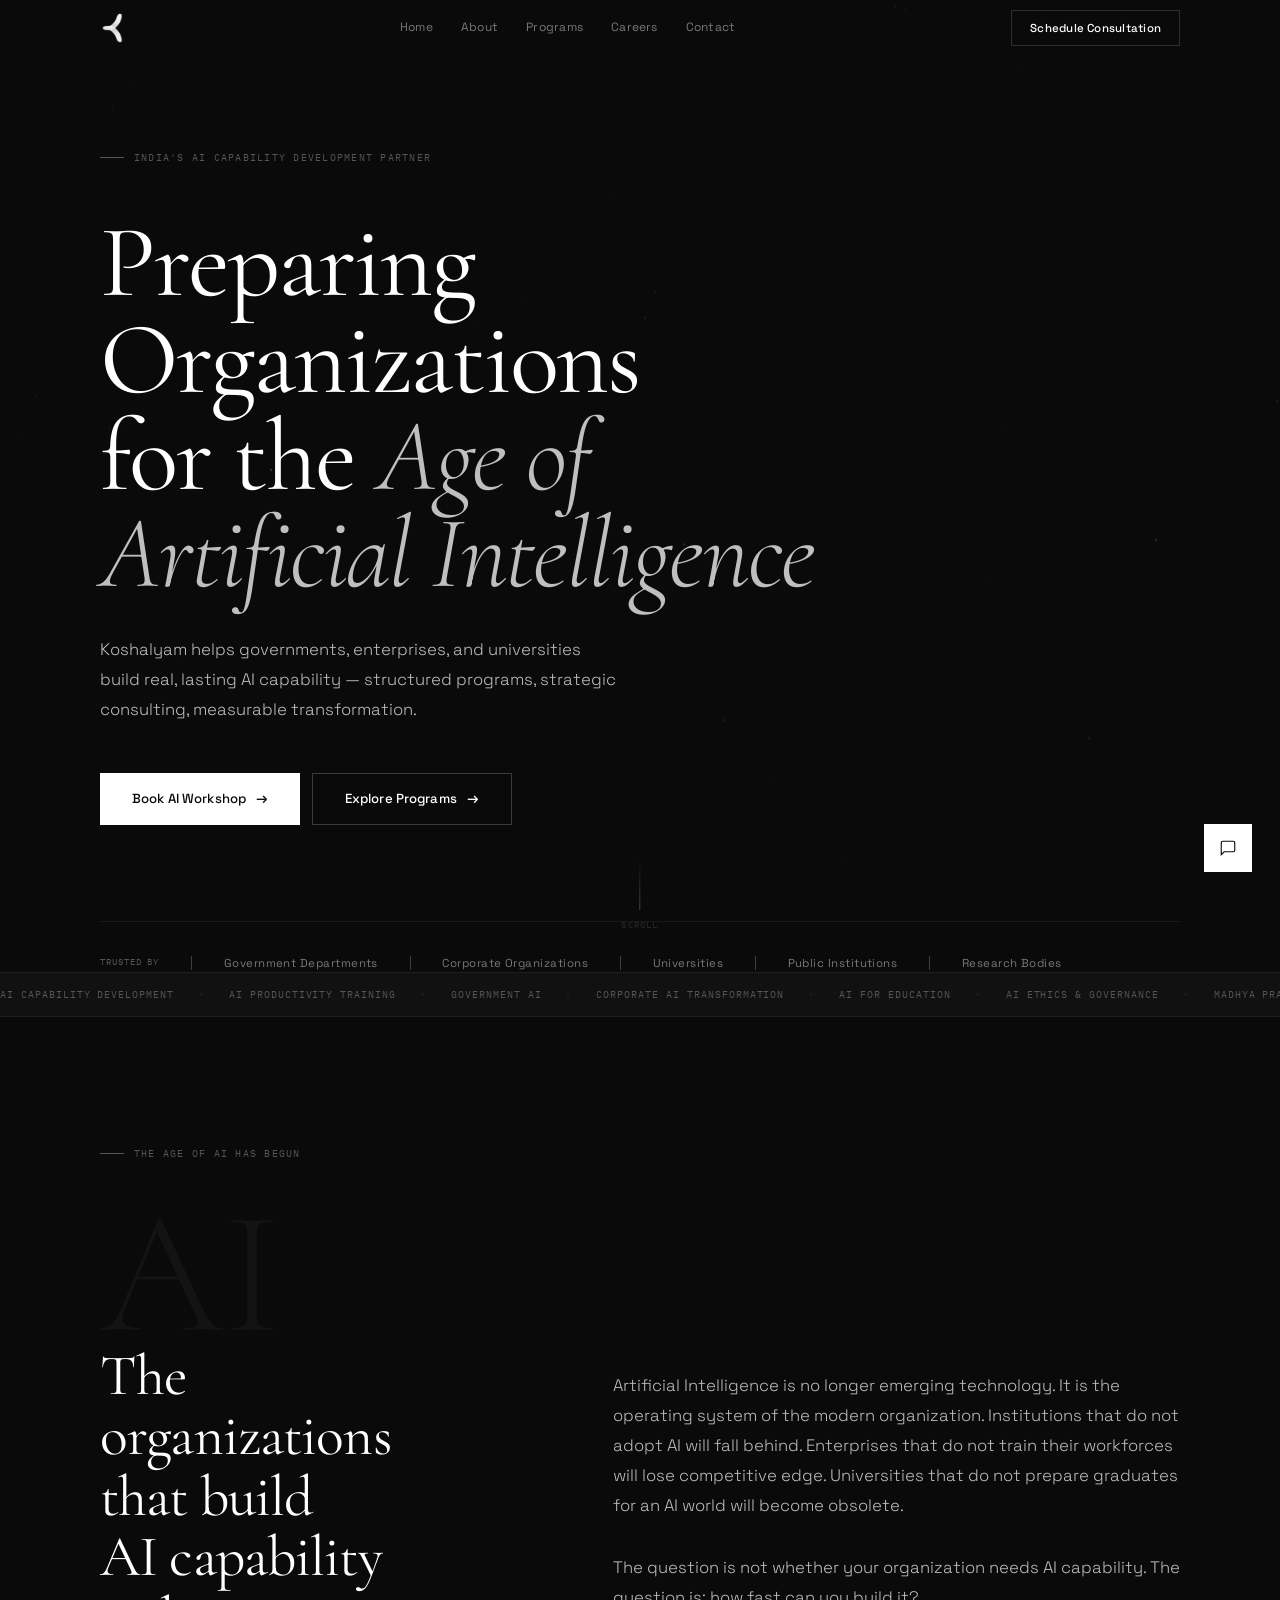
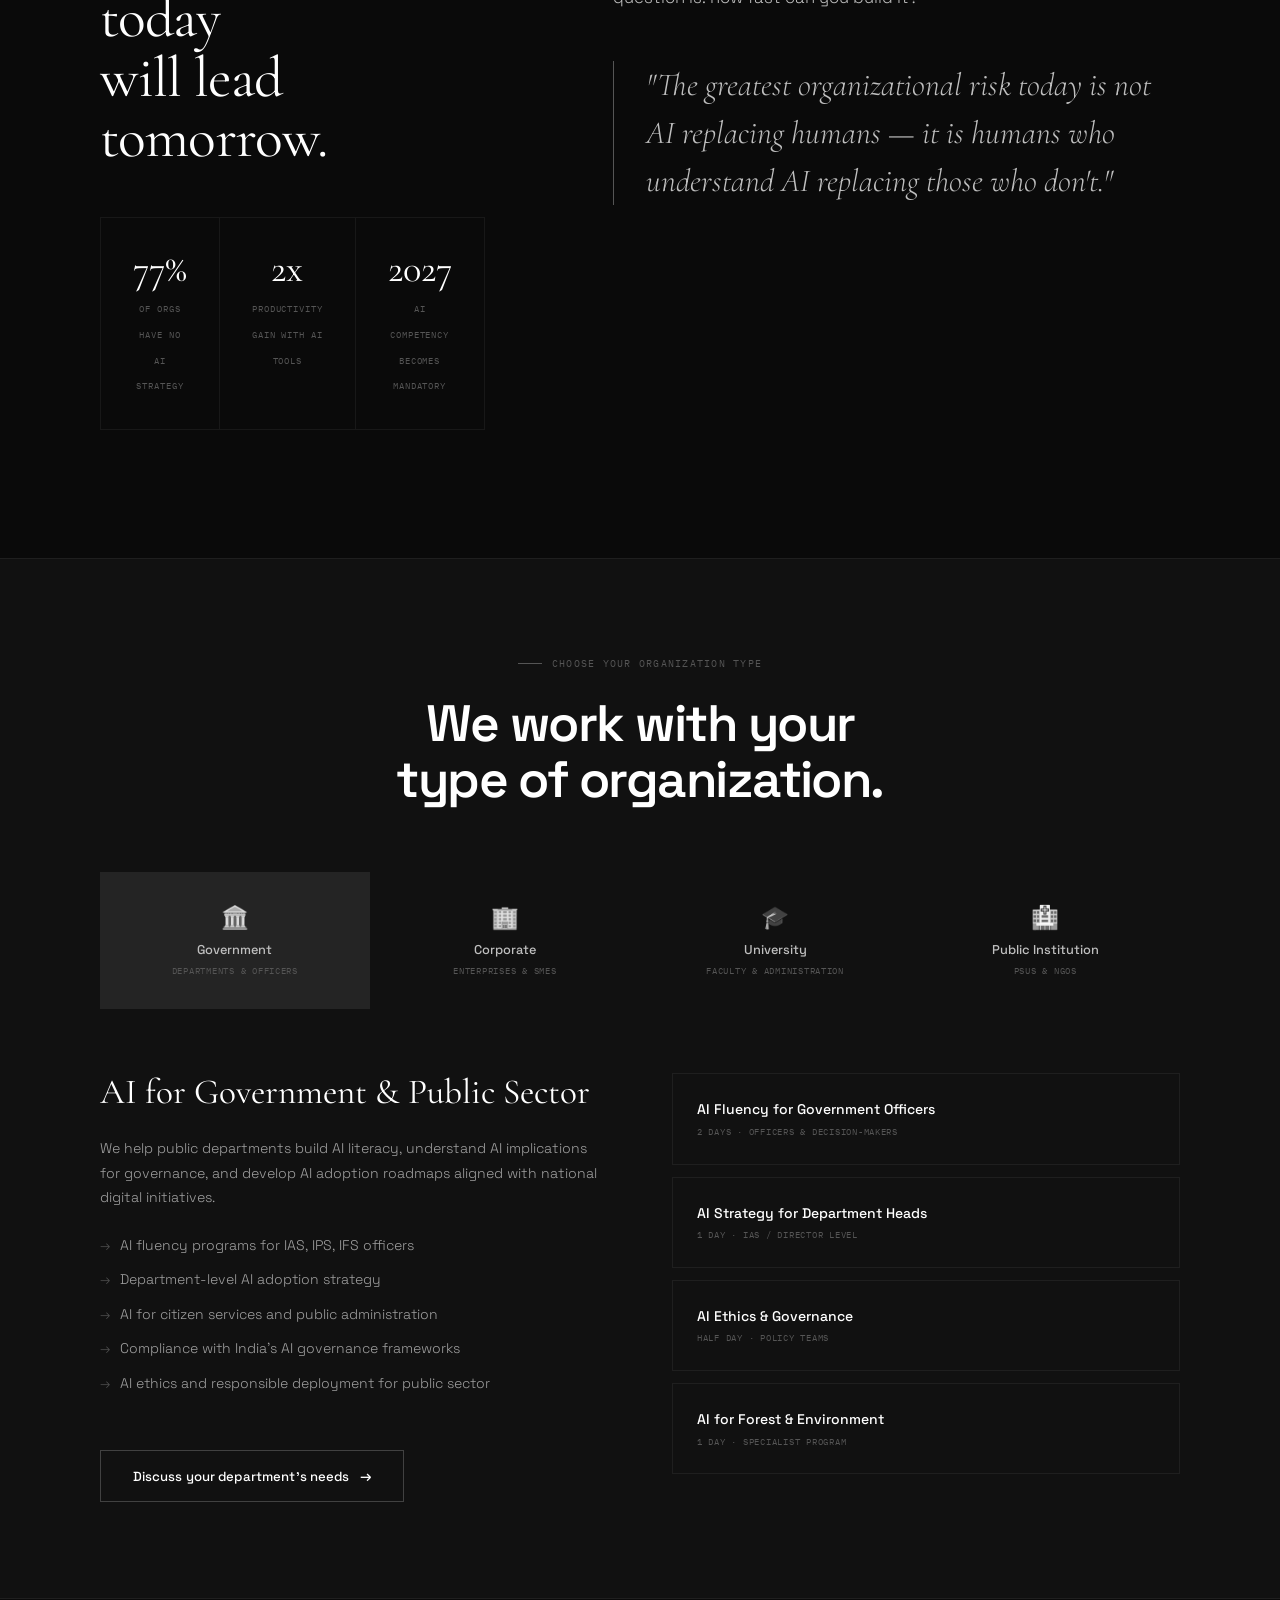
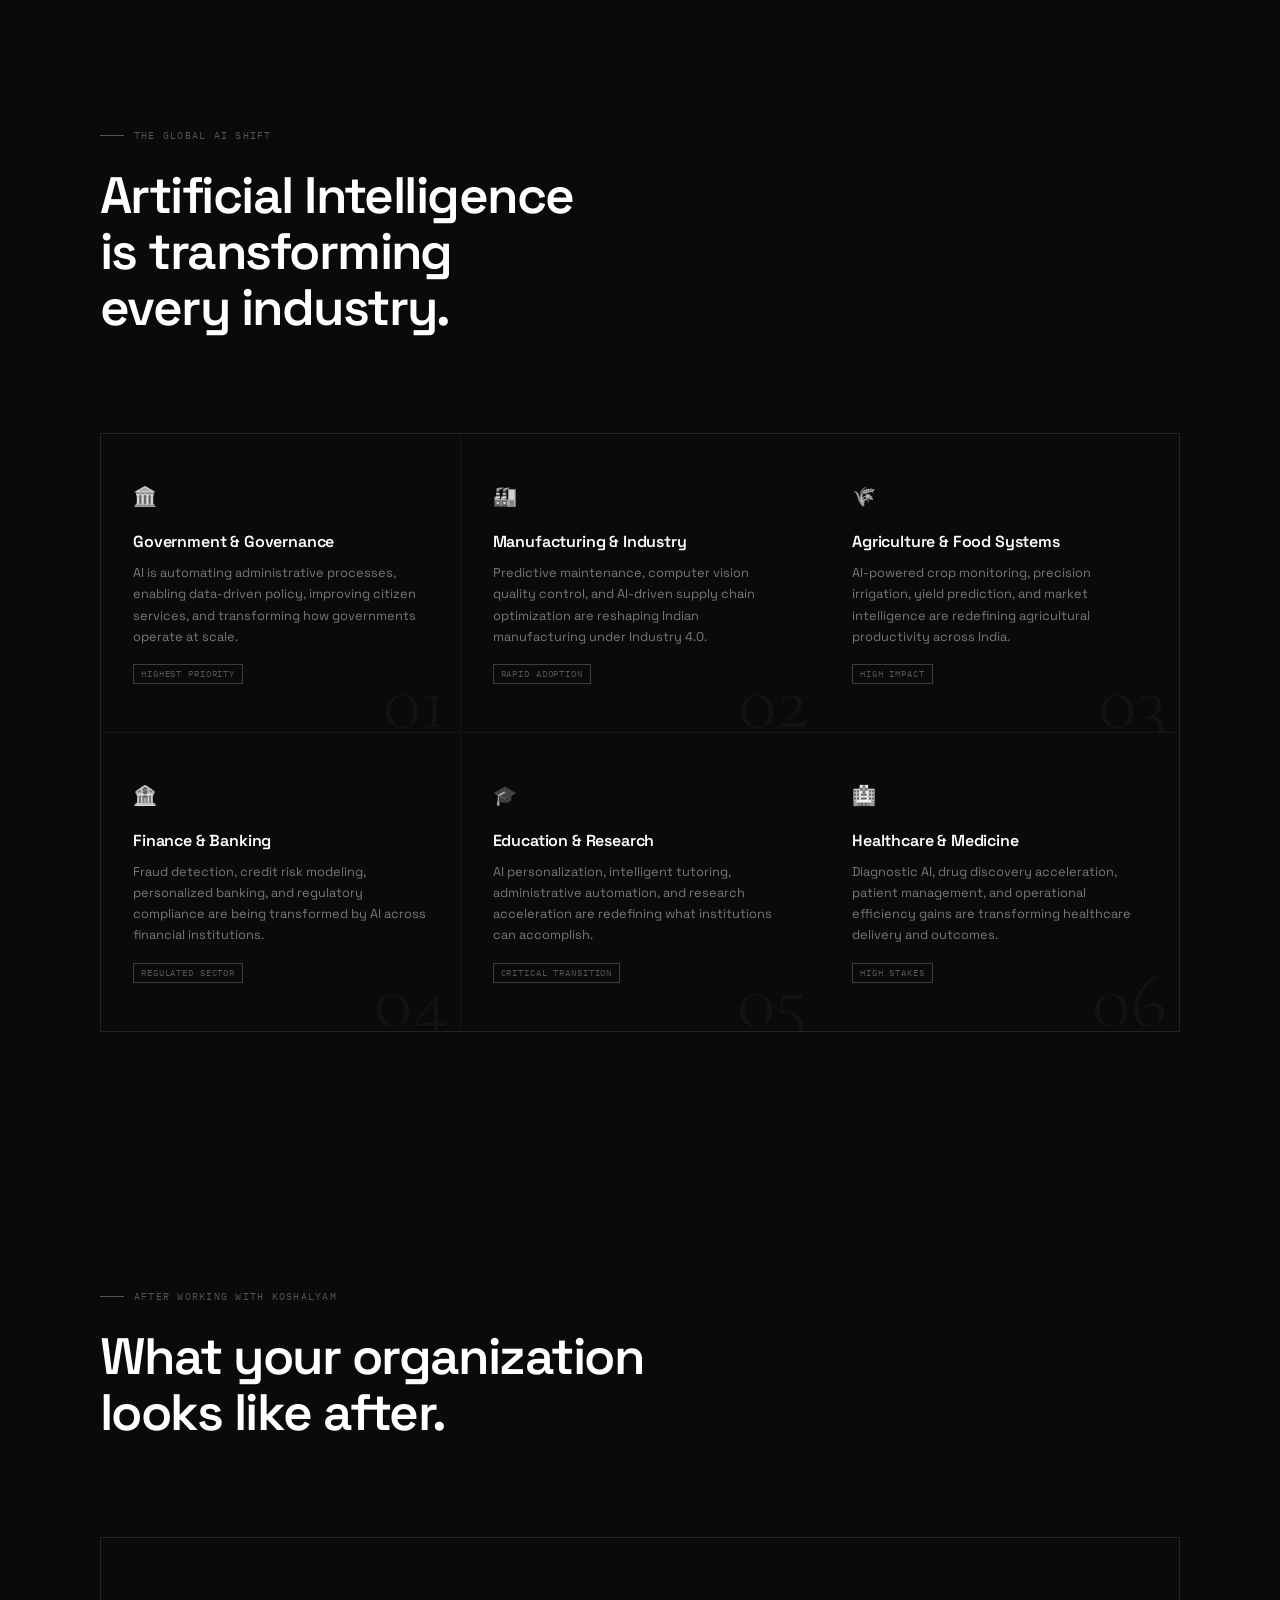
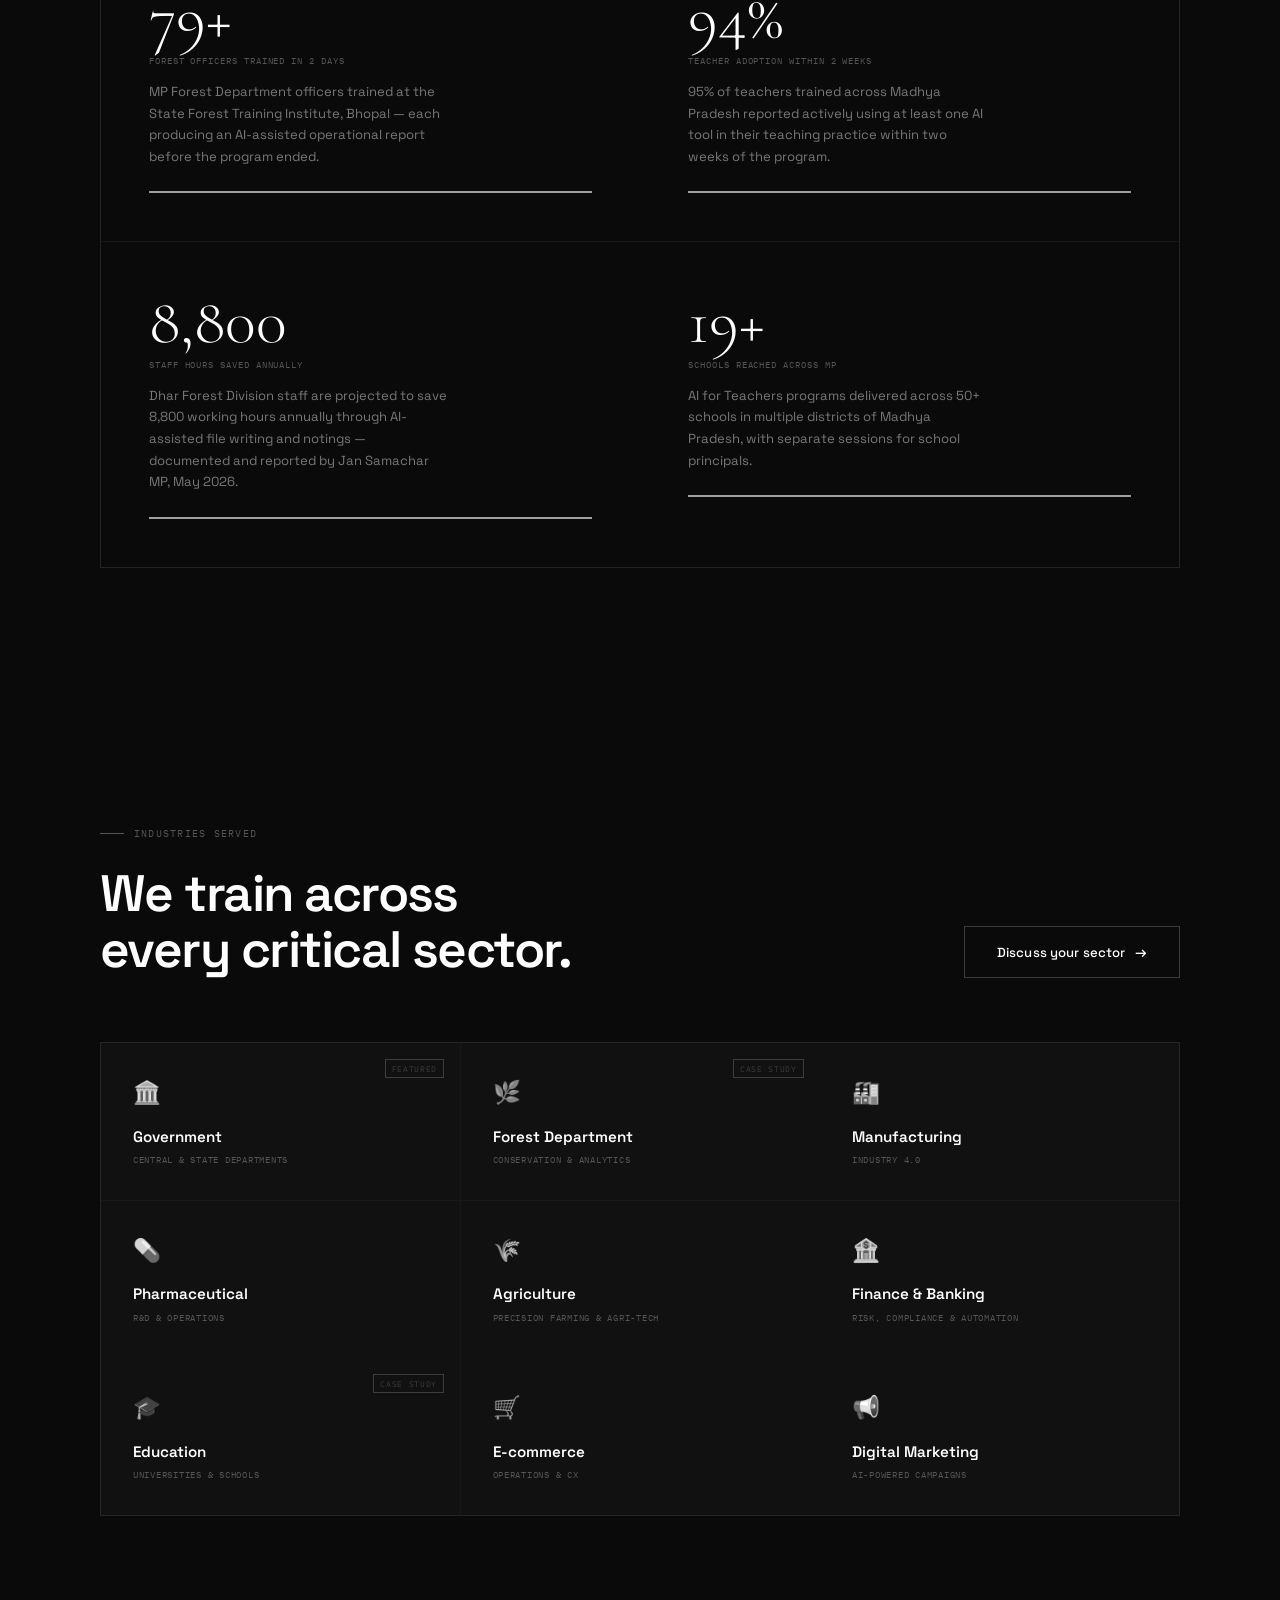
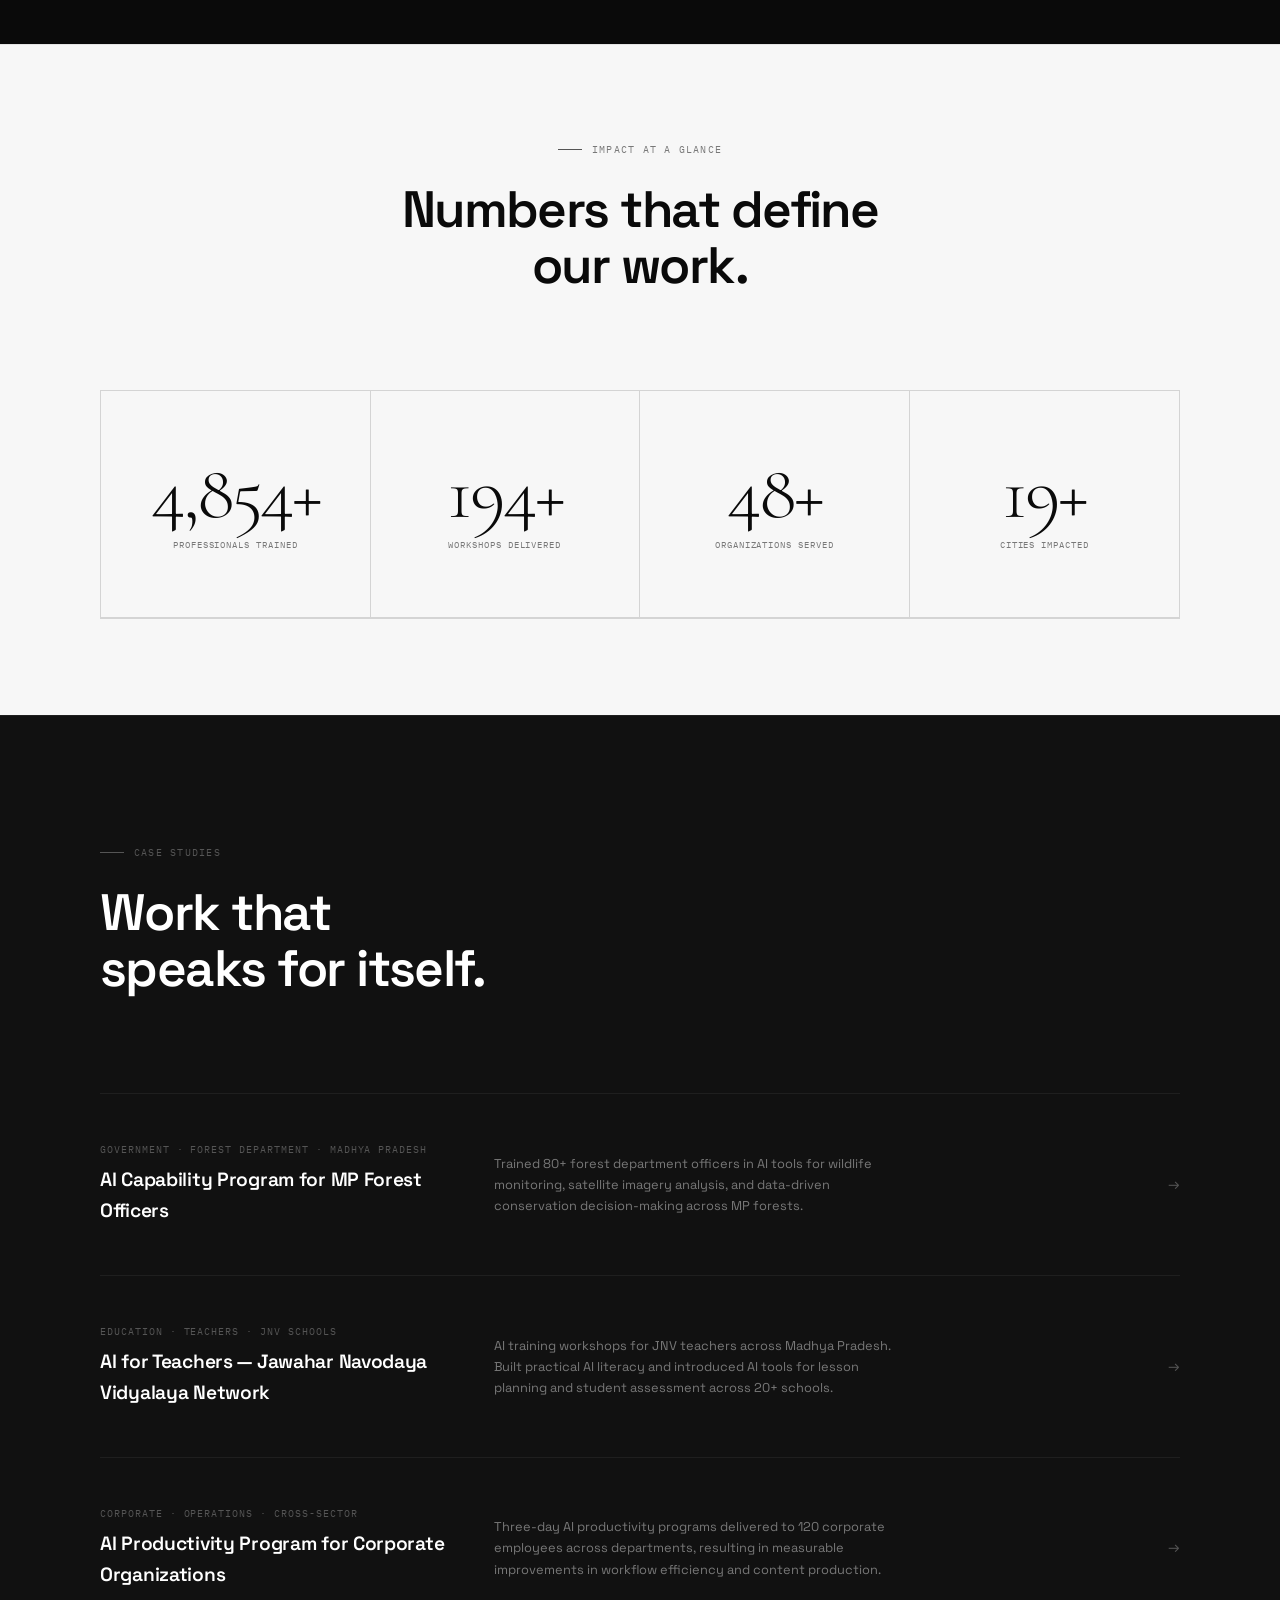
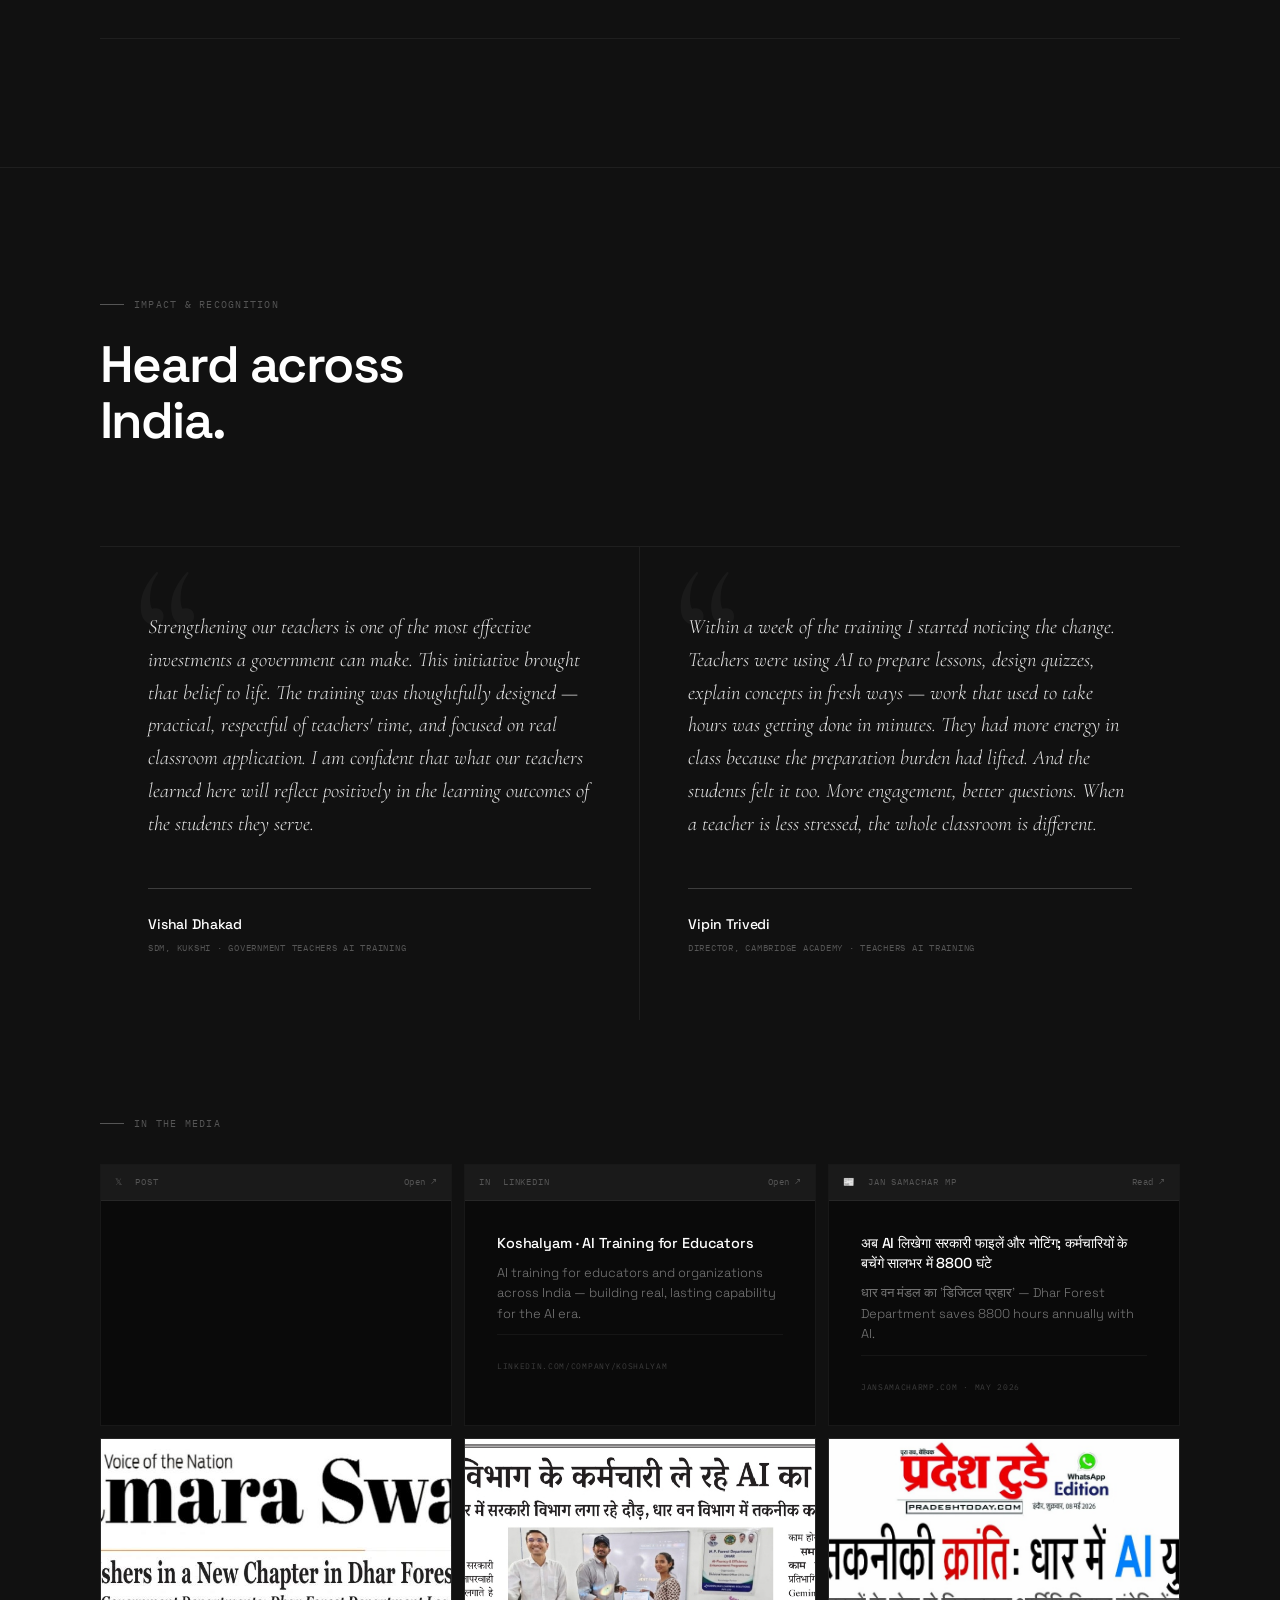
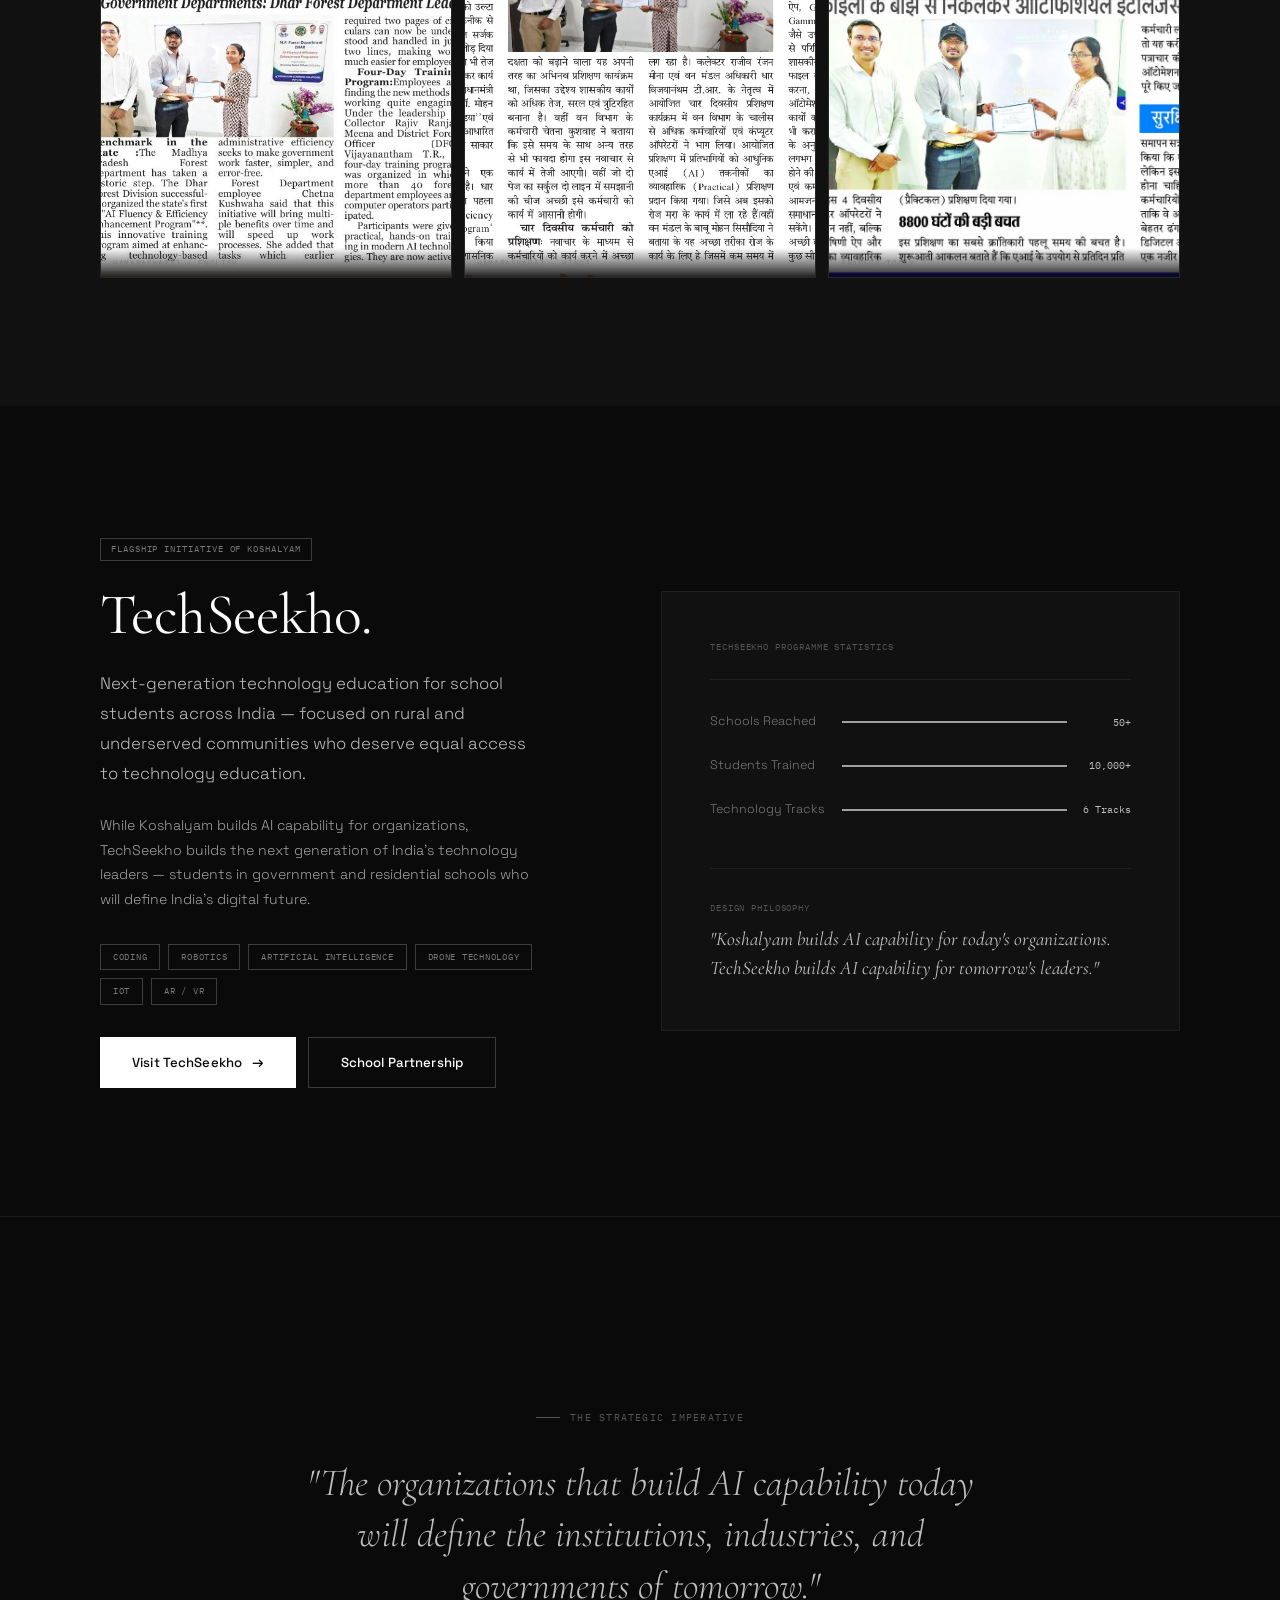
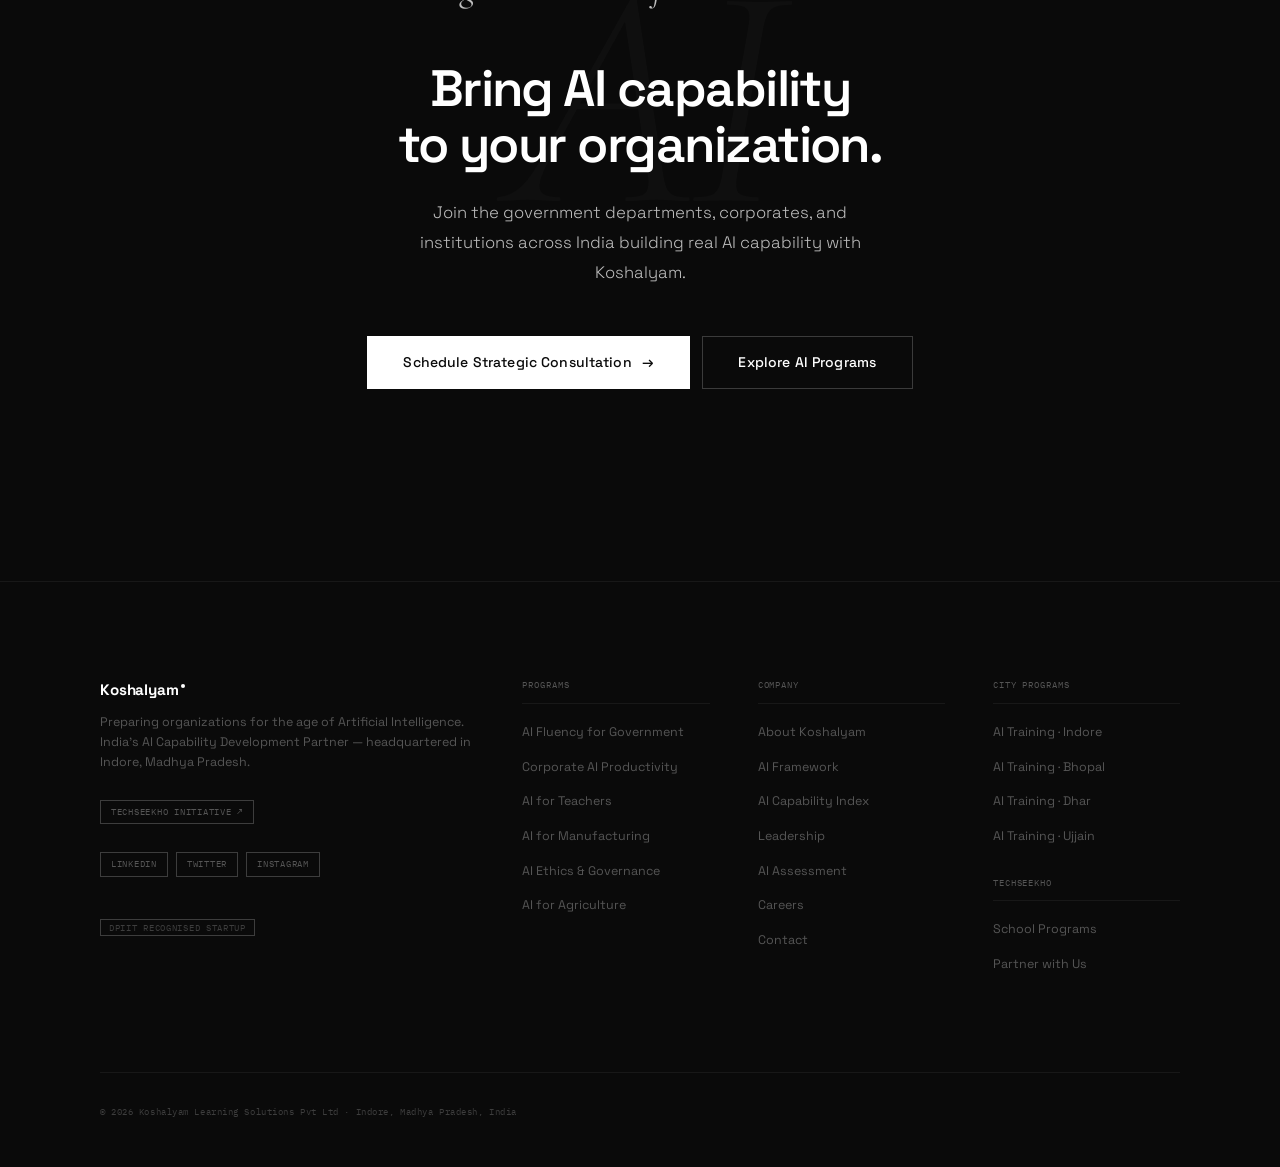
<file: index.html>
<!DOCTYPE html>
<html lang="en" dir="ltr">
<head>
<meta charset="UTF-8"/>
<meta name="viewport" content="width=device-width,initial-scale=1.0"/>
<title>Koshalyam — India's AI Capability Development Partner</title>
<meta name="description" content="Koshalyam prepares governments, enterprises, and institutions for the age of Artificial Intelligence. DPIIT Recognised. Indore, Madhya Pradesh."/>
<meta name="robots" content="index, follow"/>
<link rel="preconnect" href="https://fonts.googleapis.com"/>
<link rel="preconnect" href="https://fonts.gstatic.com" crossorigin/>
<link href="https://fonts.googleapis.com/css2?family=Cormorant+Garamond:ital,wght@0,300;0,400;0,500;0,600;1,300;1,400&family=Space+Grotesk:wght@300;400;500;600;700&family=IBM+Plex+Mono:wght@300;400;500&display=swap" rel="stylesheet"/>
<link rel="stylesheet" href="style.css"/>

  <link rel="icon" type="image/png" href="logo-white.png">
</head>
<body>

<div id="cur"></div>
<div id="cur-ring"></div>

<!-- ═══ NAVIGATION ═══ -->
<nav id="nav">
  <div class="wrap">
    <div class="nav-wrap">
      <a href="index.html" class="nav-logo-wrap">
        <img src="logo-white.png" alt="Koshalyam" class="nav-logo-img">
      </a>
      <div class="nav-center"><a href="index.html" class="nav-a active">Home</a><a href="about.html" class="nav-a">About</a><a href="programs.html" class="nav-a">Programs</a><a href="careers.html" class="nav-a">Careers</a><a href="contact.html" class="nav-a">Contact</a></div>
      <div class="nav-right">
        <a href="contact.html" class="nav-cta">Schedule Consultation</a>
        <button class="ham" id="ham" aria-label="Menu"><span></span><span></span><span style="width:12px"></span></button>
      </div>
    </div>
  </div>
</nav>

<div class="mob" id="mob-m"><a href="index.html" class="mob-a">Home</a><a href="about.html" class="mob-a">About</a><a href="programs.html" class="mob-a">Programs</a><a href="careers.html" class="mob-a">Careers</a><a href="contact.html" class="mob-a">Contact</a></div>


<section id="hero">
  <canvas id="hero-canvas"></canvas>
  <div class="hero-fg"></div>
  <div class="hero-btm"></div>
  <div class="wrap" style="position:relative;z-index:2;width:100%;padding-top:60px">
    <div class="hero-eyebrow">
      <span class="t-label">India's AI Capability Development Partner</span>
    </div>
    <h1 class="t-hero hero-h">
      Preparing<br>Organizations<br>for the <em>Age of<br>Artificial Intelligence</em>
    </h1>
    <p class="t-body-lg hero-p">Koshalyam helps governments, enterprises, and universities build real, lasting AI capability — structured programs, strategic consulting, measurable transformation.</p>
    <div class="hero-btns">
      <a href="contact.html" class="btn btn-k">Book AI Workshop <span class="btn-arr">→</span></a>
      <a href="programs.html" class="btn btn-ghost">Explore Programs <span class="btn-arr">→</span></a>
    </div>
    <div class="hero-trust">
      <div class="trust-items">
        <span class="trust-label-hd">Trusted by</span>
        <span class="trust-sep"></span>
        <span class="trust-item-text">Government Departments</span>
        <span class="trust-sep"></span>
        <span class="trust-item-text">Corporate Organizations</span>
        <span class="trust-sep"></span>
        <span class="trust-item-text">Universities</span>
        <span class="trust-sep"></span>
        <span class="trust-item-text">Public Institutions</span>
        <span class="trust-sep"></span>
        <span class="trust-item-text">Research Bodies</span>
      </div>
    </div>
  </div>
  <div class="scroll-ind">
    <div class="scroll-line"></div>
    <span class="scroll-txt">Scroll</span>
  </div>
</section>
<!-- ═══ TICKER ═══ -->
<div class="ticker">
  <div class="ticker-track" id="ticker-el">
    <div class="ticker-item">AI Capability Development <span class="ticker-sep">·</span> AI Productivity Training <span class="ticker-sep">·</span> Government AI <span class="ticker-sep">·</span> Corporate AI Transformation <span class="ticker-sep">·</span> AI for Education <span class="ticker-sep">·</span> AI Ethics & Governance <span class="ticker-sep">·</span> Madhya Pradesh <span class="ticker-sep">·</span> India <span class="ticker-sep">·</span> TechSeekho School Initiative <span class="ticker-sep">·</span></div>
    <div class="ticker-item">AI Capability Development <span class="ticker-sep">·</span> AI Productivity Training <span class="ticker-sep">·</span> Government AI <span class="ticker-sep">·</span> Corporate AI Transformation <span class="ticker-sep">·</span> AI for Education <span class="ticker-sep">·</span> AI Ethics & Governance <span class="ticker-sep">·</span> Madhya Pradesh <span class="ticker-sep">·</span> India <span class="ticker-sep">·</span> TechSeekho School Initiative <span class="ticker-sep">·</span></div>
  </div>
</div>

<!-- ═══ STRATEGIC VISION ═══ -->
<section class="section" id="vision">
  <div class="wrap">
    <div class="vision-inner">
      <div class="r">
        <span class="t-label">The Age of AI Has Begun</span>
        <div style="margin-top:var(--s3)">
          <span class="vision-num">AI</span>
        </div>
        <h2 class="t-section-serif" style="color:var(--white);margin-top:var(--s3);margin-bottom:var(--s4)">The organizations that build<br>AI capability today<br>will lead tomorrow.</h2>
        <div class="vision-stat-row">
          <div class="vision-stat">
            <span class="vision-stat-n" data-target="78" data-suffix="%">78%</span>
            <span class="vision-stat-l">of orgs have no AI strategy</span>
          </div>
          <div class="vision-stat">
            <span class="vision-stat-n" data-target="3" data-suffix="x">3x</span>
            <span class="vision-stat-l">productivity gain with AI tools</span>
          </div>
          <div class="vision-stat">
            <span class="vision-stat-n">2027</span>
            <span class="vision-stat-l">AI competency becomes mandatory</span>
          </div>
        </div>
      </div>
      <div class="r r-d2">
        <p class="t-body-lg" style="margin-bottom:var(--s4)">Artificial Intelligence is no longer emerging technology. It is the operating system of the modern organization. Institutions that do not adopt AI will fall behind. Enterprises that do not train their workforces will lose competitive edge. Universities that do not prepare graduates for an AI world will become obsolete.</p>
        <p class="t-body-lg" style="margin-bottom:var(--s5)">The question is not whether your organization needs AI capability. The question is: how fast can you build it?</p>
        <blockquote class="vision-quote">"The greatest organizational risk today is not AI replacing humans — it is humans who understand AI replacing those who don't."</blockquote>
        <!-- <div style="margin-top:var(--s5)"><a href="ai-assessment.html" class="btn btn-ghost">Take the AI Readiness Assessment <span class="btn-arr">→</span></a></div> -->
      </div>
    </div>
  </div>
</section>
<section class="section-sm" id="clients">
  <div class="wrap">
    <div class="client-nav-hd r">
      <span class="t-label" style="justify-content:center">Choose Your Organization Type</span>
      <h2 class="t-section" style="color:var(--white);margin-top:var(--s3)">We work with your<br>type of organization.</h2>
    </div>
    <div class="client-tabs r">
      <button class="c-tab active">
        <span class="c-tab-icon">🏛️</span>
        <span class="c-tab-name">Government</span>
        <span class="c-tab-sub">Departments & Officers</span>
      </button>
      <button class="c-tab">
        <span class="c-tab-icon">🏢</span>
        <span class="c-tab-name">Corporate</span>
        <span class="c-tab-sub">Enterprises & SMEs</span>
      </button>
      <button class="c-tab">
        <span class="c-tab-icon">🎓</span>
        <span class="c-tab-name">University</span>
        <span class="c-tab-sub">Faculty & Administration</span>
      </button>
      <button class="c-tab">
        <span class="c-tab-icon">🏥</span>
        <span class="c-tab-name">Public Institution</span>
        <span class="c-tab-sub">PSUs & NGOs</span>
      </button>
    </div>
    <div id="client-panels">
      <!-- Panel 0: Government -->
      <div class="c-panel active">
        <div>
          <div class="c-panel-title">AI for Government & Public Sector</div>
          <p class="t-body" style="margin-bottom:var(--s3)">We help public departments build AI literacy, understand AI implications for governance, and develop AI adoption roadmaps aligned with national digital initiatives.</p>
          <ul class="c-panel-list">
            <li>AI fluency programs for IAS, IPS, IFS officers</li>
            <li>Department-level AI adoption strategy</li>
            <li>AI for citizen services and public administration</li>
            <li>Compliance with India's AI governance frameworks</li>
            <li>AI ethics and responsible deployment for public sector</li>
          </ul>
          <a href="contact.html" class="btn btn-ghost" style="margin-top:var(--s3)">Discuss your department's needs <span class="btn-arr">→</span></a>
        </div>
        <div class="c-panel-right">
          <div class="c-prog-item"><div class="c-prog-name">AI Fluency for Government Officers</div><div class="c-prog-meta">2 Days · Officers & Decision-Makers</div></div>
          <div class="c-prog-item"><div class="c-prog-name">AI Strategy for Department Heads</div><div class="c-prog-meta">1 Day · IAS / Director Level</div></div>
          <div class="c-prog-item"><div class="c-prog-name">AI Ethics & Governance</div><div class="c-prog-meta">Half Day · Policy Teams</div></div>
          <div class="c-prog-item"><div class="c-prog-name">AI for Forest & Environment</div><div class="c-prog-meta">1 Day · Specialist Program</div></div>
        </div>
      </div>
      <!-- Panel 1: Corporate -->
      <div class="c-panel">
        <div>
          <div class="c-panel-title">AI for Corporate Organizations</div>
          <p class="t-body" style="margin-bottom:var(--s3)">From AI tool training for frontline teams to AI transformation consulting for leadership, we help corporate organizations build end-to-end AI capability that drives measurable business outcomes.</p>
          <ul class="c-panel-list">
            <li>AI productivity training for all employee levels</li>
            <li>AI transformation strategy for leadership teams</li>
            <li>Role-specific AI tool training (HR, Sales, Finance, Ops)</li>
            <li>AI workflow automation implementation</li>
            <li>AI change management and culture building</li>
          </ul>
          <a href="contact.html" class="btn btn-ghost" style="margin-top:var(--s3)">Get a corporate proposal <span class="btn-arr">→</span></a>
        </div>
        <div class="c-panel-right">
          <div class="c-prog-item"><div class="c-prog-name">AI Productivity for Corporate Teams</div><div class="c-prog-meta">1-3 Days · All Departments</div></div>
          <div class="c-prog-item"><div class="c-prog-name">AI Strategy for Senior Leaders</div><div class="c-prog-meta">1 Day · C-Suite & Directors</div></div>
          <div class="c-prog-item"><div class="c-prog-name">AI for Manufacturing Operations</div><div class="c-prog-meta">2 Days · Operations Teams</div></div>
          <div class="c-prog-item"><div class="c-prog-name">AI Transformation Roadmap</div><div class="c-prog-meta">Consulting · Custom Engagement</div></div>
        </div>
      </div>
      <!-- Panel 2: University -->
      <div class="c-panel">
        <div>
          <div class="c-panel-title">AI for Universities & Education</div>
          <p class="t-body" style="margin-bottom:var(--s3)">We partner with universities to build AI capability across faculty and administration — and help institutions design AI curricula that prepare students for an AI-driven workforce.</p>
          <ul class="c-panel-list">
            <li>AI literacy programs for faculty and staff</li>
            <li>AI integration into teaching and research</li>
            <li>AI curriculum design for student programs</li>
            <li>University AI adoption strategy</li>
            <li>AI lab setup and innovation framework</li>
          </ul>
          <a href="contact.html" class="btn btn-ghost" style="margin-top:var(--s3)">Partner with Koshalyam <span class="btn-arr">→</span></a>
        </div>
        <div class="c-panel-right">
          <div class="c-prog-item"><div class="c-prog-name">AI for Faculty & Educators</div><div class="c-prog-meta">1 Day · Teaching Staff</div></div>
          <div class="c-prog-item"><div class="c-prog-name">AI for University Administration</div><div class="c-prog-meta">Half Day · Admin Teams</div></div>
          <div class="c-prog-item"><div class="c-prog-name">AI Curriculum Design Workshop</div><div class="c-prog-meta">2 Days · Academic Leadership</div></div>
          <div class="c-prog-item"><div class="c-prog-name">Student AI Bootcamp</div><div class="c-prog-meta">3-5 Days · Students</div></div>
        </div>
      </div>
      <!-- Panel 3: Public Institution -->
      <div class="c-panel">
        <div>
          <div class="c-panel-title">AI for Public Institutions</div>
          <p class="t-body" style="margin-bottom:var(--s3)">PSUs, research bodies, NGOs, and public institutions need AI capability that respects their mandate and compliance requirements. We design programs that fit institutional contexts.</p>
          <ul class="c-panel-list">
            <li>AI literacy for public sector workforce</li>
            <li>AI for research and data analysis</li>
            <li>AI in healthcare and social services</li>
            <li>AI governance and compliance frameworks</li>
            <li>AI for impact reporting and monitoring</li>
          </ul>
          <a href="contact.html" class="btn btn-ghost" style="margin-top:var(--s3)">Design your program <span class="btn-arr">→</span></a>
        </div>
        <div class="c-panel-right">
          <div class="c-prog-item"><div class="c-prog-name">AI Literacy for PSU Workforce</div><div class="c-prog-meta">1-2 Days · All Staff</div></div>
          <div class="c-prog-item"><div class="c-prog-name">AI for Research Bodies</div><div class="c-prog-meta">2 Days · Research Teams</div></div>
          <div class="c-prog-item"><div class="c-prog-name">AI Ethics for Public Institutions</div><div class="c-prog-meta">Half Day · Leadership</div></div>
          <div class="c-prog-item"><div class="c-prog-name">Custom AI Capability Program</div><div class="c-prog-meta">Designed to your mandate</div></div>
        </div>
      </div>
    </div>
  </div>
</section>
<section class="section" id="shift">
  <div class="wrap">
    <div class="r" style="max-width:600px;margin-bottom:0">
      <span class="t-label">The Global AI Shift</span>
      <h2 class="t-section" style="color:var(--white);margin-top:var(--s3)">Artificial Intelligence<br>is transforming<br>every industry.</h2>
    </div>
    <div class="shift-grid r">
      <div class="s-cell"><span class="s-cell-idx">01</span><span class="s-cell-icon">🏛️</span><div class="s-cell-title">Government & Governance</div><p class="s-cell-body">AI is automating administrative processes, enabling data-driven policy, improving citizen services, and transforming how governments operate at scale.</p><span class="s-cell-tag">Highest Priority</span></div>
      <div class="s-cell"><span class="s-cell-idx">02</span><span class="s-cell-icon">🏭</span><div class="s-cell-title">Manufacturing & Industry</div><p class="s-cell-body">Predictive maintenance, computer vision quality control, and AI-driven supply chain optimization are reshaping Indian manufacturing under Industry 4.0.</p><span class="s-cell-tag">Rapid Adoption</span></div>
      <div class="s-cell"><span class="s-cell-idx">03</span><span class="s-cell-icon">🌾</span><div class="s-cell-title">Agriculture & Food Systems</div><p class="s-cell-body">AI-powered crop monitoring, precision irrigation, yield prediction, and market intelligence are redefining agricultural productivity across India.</p><span class="s-cell-tag">High Impact</span></div>
      <div class="s-cell"><span class="s-cell-idx">04</span><span class="s-cell-icon">🏦</span><div class="s-cell-title">Finance & Banking</div><p class="s-cell-body">Fraud detection, credit risk modeling, personalized banking, and regulatory compliance are being transformed by AI across financial institutions.</p><span class="s-cell-tag">Regulated Sector</span></div>
      <div class="s-cell"><span class="s-cell-idx">05</span><span class="s-cell-icon">🎓</span><div class="s-cell-title">Education & Research</div><p class="s-cell-body">AI personalization, intelligent tutoring, administrative automation, and research acceleration are redefining what institutions can accomplish.</p><span class="s-cell-tag">Critical Transition</span></div>
      <div class="s-cell"><span class="s-cell-idx">06</span><span class="s-cell-icon">🏥</span><div class="s-cell-title">Healthcare & Medicine</div><p class="s-cell-body">Diagnostic AI, drug discovery acceleration, patient management, and operational efficiency gains are transforming healthcare delivery and outcomes.</p><span class="s-cell-tag">High Stakes</span></div>
    </div>
  </div>
</section>
<section class="section" id="outcomes" style="background:var(--ink)">
  <div class="wrap">
    <div class="r" style="max-width:600px;margin-bottom:0">
      <span class="t-label">After Working With Koshalyam</span>
      <h2 class="t-section" style="color:var(--white);margin-top:var(--s3)">What your organization<br>looks like after.</h2>
    </div>
    <div class="outcomes-grid r">
      <div class="oc-cell">
        <span class="oc-metric" data-target="80" data-suffix="+">80+</span>
        <span class="oc-metric-sub">Forest officers trained in 2 days</span>
        <p class="oc-desc">MP Forest Department officers trained at the State Forest Training Institute, Bhopal — each producing an AI-assisted operational report before the program ended.</p>
        <div class="oc-bar-wrap"><div class="oc-bar" data-width="80"></div></div>
      </div>
      <div class="oc-cell">
        <span class="oc-metric" data-target="95" data-suffix="%">95%</span>
        <span class="oc-metric-sub">Teacher adoption within 2 weeks</span>
        <p class="oc-desc">95% of teachers trained across Madhya Pradesh reported actively using at least one AI tool in their teaching practice within two weeks of the program.</p>
        <div class="oc-bar-wrap"><div class="oc-bar" data-width="95"></div></div>
      </div>
      <div class="oc-cell">
        <span class="oc-metric">8,800</span>
        <span class="oc-metric-sub">Staff hours saved annually</span>
        <p class="oc-desc">Dhar Forest Division staff are projected to save 8,800 working hours annually through AI-assisted file writing and notings — documented and reported by Jan Samachar MP, May 2026.</p>
        <div class="oc-bar-wrap"><div class="oc-bar" data-width="88"></div></div>
      </div>
      <div class="oc-cell">
        <span class="oc-metric" data-target="20" data-suffix="+">50+</span>
        <span class="oc-metric-sub">Schools reached across MP</span>
        <p class="oc-desc">AI for Teachers programs delivered across 50+ schools in multiple districts of Madhya Pradesh, with separate sessions for school principals.</p>
        <div class="oc-bar-wrap"><div class="oc-bar" data-width="60"></div></div>
      </div>
    </div>
  </div>
</section>
<section class="section" id="industries-teaser">
  <div class="wrap">
    <div class="r" style="display:flex;align-items:flex-end;justify-content:space-between;flex-wrap:wrap;gap:var(--s4)">
      <div>
        <span class="t-label">Industries Served</span>
        <h2 class="t-section" style="color:var(--white);margin-top:var(--s3)">We train across<br>every critical sector.</h2>
      </div>
      <a href="contact.html" class="btn btn-ghost">Discuss your sector <span class="btn-arr">→</span></a>
    </div>
    <div class="ind-grid r">
      <div class="ind-cell"><span class="ind-icon">🏛️</span><div class="ind-name">Government</div><div class="ind-detail">Central & State Departments</div><span class="ind-tag">Featured</span><span class="ind-arrow">→</span></div>
      <div class="ind-cell"><span class="ind-icon">🌿</span><div class="ind-name">Forest Department</div><div class="ind-detail">Conservation & Analytics</div><span class="ind-tag">Case Study</span><span class="ind-arrow">→</span></div>
      <div class="ind-cell"><span class="ind-icon">🏭</span><div class="ind-name">Manufacturing</div><div class="ind-detail">Industry 4.0</div><span class="ind-arrow">→</span></div>
      <div class="ind-cell"><span class="ind-icon">💊</span><div class="ind-name">Pharmaceutical</div><div class="ind-detail">R&D & Operations</div><span class="ind-arrow">→</span></div>
      <div class="ind-cell"><span class="ind-icon">🌾</span><div class="ind-name">Agriculture</div><div class="ind-detail">Precision Farming & Agri-tech</div><span class="ind-arrow">→</span></div>
      <div class="ind-cell"><span class="ind-icon">🏦</span><div class="ind-name">Finance & Banking</div><div class="ind-detail">Risk, Compliance & Automation</div><span class="ind-arrow">→</span></div>
      <div class="ind-cell"><span class="ind-icon">🎓</span><div class="ind-name">Education</div><div class="ind-detail">Universities & Schools</div><span class="ind-tag">Case Study</span><span class="ind-arrow">→</span></div>
      <div class="ind-cell"><span class="ind-icon">🛒</span><div class="ind-name">E-commerce</div><div class="ind-detail">Operations & CX</div><span class="ind-arrow">→</span></div>
      <div class="ind-cell"><span class="ind-icon">📢</span><div class="ind-name">Digital Marketing</div><div class="ind-detail">AI-Powered Campaigns</div><span class="ind-arrow">→</span></div>
    </div>
  </div>
</section>
<section class="section-sm" id="impact">
  <div class="wrap">
    <div class="r" style="text-align:center;margin-bottom:0">
      <span class="t-label" style="justify-content:center;color:var(--grey-4)">Impact at a Glance</span>
      <h2 class="t-section on-light" style="margin-top:var(--s3)">Numbers that define<br>our work.</h2>
    </div>
    <div class="impact-metrics r">
      <div class="impact-cell"><span class="impact-num" data-target="5000" data-suffix="+">5000+</span><div class="impact-label">Professionals Trained</div></div>
      <div class="impact-cell"><span class="impact-num" data-target="200" data-suffix="+">200+</span><div class="impact-label">Workshops Delivered</div></div>
      <div class="impact-cell"><span class="impact-num" data-target="50" data-suffix="+">50+</span><div class="impact-label">Organizations Served</div></div>
      <div class="impact-cell" style="border-right:none"><span class="impact-num" data-target="20" data-suffix="+">20+</span><div class="impact-label">Cities Impacted</div></div>
    </div>
  </div>
</section>
<section class="section" id="cases" style="background:var(--ink-2);border-top:var(--b1)">
  <div class="wrap">
    <div class="r" style="display:flex;align-items:flex-end;justify-content:space-between;flex-wrap:wrap;gap:var(--s4)">
      <div>
        <span class="t-label">Case Studies</span>
        <h2 class="t-section" style="color:var(--white);margin-top:var(--s3)">Work that<br>speaks for itself.</h2>
      </div>
    </div>
    <div class="case-list r">
      <a href="contact.html" class="case-row" style="text-decoration:none"><div><div class="case-sector">Government · Forest Department · Madhya Pradesh</div><div class="case-title">AI Capability Program for MP Forest Officers</div></div><p class="case-summary">Trained 80+ forest department officers in AI tools for wildlife monitoring, satellite imagery analysis, and data-driven conservation decision-making across MP forests.</p><div class="case-arr">→</div></a>
      <a href="contact.html" class="case-row" style="text-decoration:none"><div><div class="case-sector">Education · Teachers · JNV Schools</div><div class="case-title">AI for Teachers — Jawahar Navodaya Vidyalaya Network</div></div><p class="case-summary">AI training workshops for JNV teachers across Madhya Pradesh. Built practical AI literacy and introduced AI tools for lesson planning and student assessment across 20+ schools.</p><div class="case-arr">→</div></a>
      <a href="contact.html" class="case-row" style="text-decoration:none"><div><div class="case-sector">Corporate · Operations · Cross-sector</div><div class="case-title">AI Productivity Program for Corporate Organizations</div></div><p class="case-summary">Three-day AI productivity programs delivered to 120 corporate employees across departments, resulting in measurable improvements in workflow efficiency and content production.</p><div class="case-arr">→</div></a>
    </div>
  </div>
</section>

<!-- ═══ PROOF / IMPACT ═══ -->
<section class="section" id="proof" style="background:var(--ink-2);border-top:var(--b1)">
  <div class="wrap">

    <div class="r">
      <span class="t-label">Impact &amp; Recognition</span>
      <h2 class="t-section" style="color:var(--white);margin-top:var(--s3)">Heard across<br>India.</h2>
    </div>

    <!-- ── Testimonials ── -->
    <div class="proof-quotes r r-d2">
      <div class="proof-quote">
        <p class="proof-q-text">Strengthening our teachers is one of the most effective investments a government can make. This initiative brought that belief to life. The training was thoughtfully designed — practical, respectful of teachers' time, and focused on real classroom application. I am confident that what our teachers learned here will reflect positively in the learning outcomes of the students they serve.</p>
        <div class="proof-q-attr">
          <div class="proof-q-name">Vishal Dhakad</div>
          <div class="proof-q-role">SDM, Kukshi &middot; Government Teachers AI Training</div>
        </div>
      </div>
      <div class="proof-quote">
        <p class="proof-q-text">Within a week of the training I started noticing the change. Teachers were using AI to prepare lessons, design quizzes, explain concepts in fresh ways — work that used to take hours was getting done in minutes. They had more energy in class because the preparation burden had lifted. And the students felt it too. More engagement, better questions. When a teacher is less stressed, the whole classroom is different.</p>
        <div class="proof-q-attr">
          <div class="proof-q-name">Vipin Trivedi</div>
          <div class="proof-q-role">Director, Cambridge Academy &middot; Teachers AI Training</div>
        </div>
      </div>
    </div>

    <!-- ── In The Media ── -->
    <div class="proof-media-hd r r-d3">
      <span class="t-label">In The Media</span>
    </div>

    <div class="proof-media r r-d4">

      <!-- X / Twitter embed -->
      <div class="proof-card proof-tweet-wrap">
        <div class="proof-card-bar">
          <span class="proof-platform">𝕏 &nbsp;Post</span>
          <a href="https://x.com/minforestmp/status/2052282458788483287?s=46" target="_blank" rel="noopener" class="proof-card-link">Open ↗</a>
        </div>
        <div class="proof-tweet-body">
          <blockquote class="twitter-tweet" data-theme="dark" data-dnt="true" data-conversation="none">
            <a href="https://x.com/minforestmp/status/2052282458788483287?s=46"></a>
          </blockquote>
        </div>
      </div>

      <!-- LinkedIn card — microlink preview -->
      <a href="https://www.linkedin.com/posts/koshalyam_techeducation-digitalskills-edtech-activity-7453036935608098817-PeOi?utm_source=share&utm_medium=member_desktop" target="_blank" rel="noopener"
         class="proof-card proof-preview-card"
         data-microlink-url="https://www.linkedin.com/posts/koshalyam_techeducation-digitalskills-edtech-activity-7453036935608098817-PeOi">
        <div class="proof-card-bar">
          <span class="proof-platform">in &nbsp;LinkedIn</span>
          <span class="proof-card-link">Open ↗</span>
        </div>
        <div class="proof-preview-img-wrap">
          <div class="proof-preview-skeleton"></div>
          <img class="proof-preview-img" alt="LinkedIn post preview">
        </div>
        <div class="proof-card-body">
          <p class="proof-preview-title">Koshalyam · AI Training for Educators</p>
          <p class="proof-preview-desc">AI training for educators and organizations across India — building real, lasting capability for the AI era.</p>
          <div class="proof-card-footer">linkedin.com/company/koshalyam</div>
        </div>
      </a>

      <!-- News article — microlink preview -->
      <a href="https://jansamacharmp.com/2026/05/07/now-ai-will-write-government-files-and-notings-employees-will-save-8800-hours-annually/" target="_blank" rel="noopener"
         class="proof-card proof-preview-card"
         data-microlink-url="https://jansamacharmp.com/2026/05/07/now-ai-will-write-government-files-and-notings-employees-will-save-8800-hours-annually/">
        <div class="proof-card-bar">
          <span class="proof-platform">&#128240; &nbsp;Jan Samachar MP</span>
          <span class="proof-card-link">Read ↗</span>
        </div>
        <div class="proof-preview-img-wrap">
          <div class="proof-preview-skeleton"></div>
          <img class="proof-preview-img" alt="Article preview">
        </div>
        <div class="proof-card-body">
          <p class="proof-preview-title">अब AI लिखेगा सरकारी फाइलें और नोटिंग; कर्मचारियों के बचेंगे सालभर में 8800 घंटे</p>
          <p class="proof-preview-desc">धार वन मंडल का 'डिजिटल प्रहार' — Dhar Forest Department saves 8800 hours annually with AI.</p>
          <div class="proof-card-footer">jansamacharmp.com &middot; May 2026</div>
        </div>
      </a>

      <!-- Press clippings -->
      <a href="/assets/hamaraswaraj_english_DFO.jpeg" target="_blank" class="proof-clip-wrap">
        <img src="/assets/hamaraswaraj_english_DFO.jpeg" alt="Hamaraswaraj English — Dhar Forest AI Program" class="proof-clip" loading="lazy">
        <div class="proof-clip-label">Hamaraswaraj &middot; English</div>
      </a>
      <a href="/assets/hamaraswaraj_hindi_DFO.jpeg" target="_blank" class="proof-clip-wrap">
        <img src="/assets/hamaraswaraj_hindi_DFO.jpeg" alt="Hamaraswaraj Hindi — Dhar Forest AI Program" class="proof-clip" loading="lazy">
        <div class="proof-clip-label">Hamaraswaraj &middot; Hindi</div>
      </a>
      <a href="/assets/pradeshtoday_DFO.jpeg" target="_blank" class="proof-clip-wrap">
        <img src="/assets/pradeshtoday_DFO.jpeg" alt="Pradesh Today — Dhar Forest AI Program" class="proof-clip" loading="lazy">
        <div class="proof-clip-label">Pradesh Today</div>
      </a>

    </div>
  </div>
</section>

<section class="section" id="techseekho">
  <div class="wrap">
    <div class="ts-inner">
      <div class="r">
        <span class="ts-label">Flagship Initiative of Koshalyam</span>
        <h2 class="t-section-serif" style="color:var(--white);margin-bottom:var(--s3)">TechSeekho.</h2>
        <p class="t-body-lg" style="margin-bottom:var(--s3)">Next-generation technology education for school students across India — focused on rural and underserved communities who deserve equal access to technology education.</p>
        <p class="t-body" style="margin-bottom:var(--s4)">While Koshalyam builds AI capability for organizations, TechSeekho builds the next generation of India's technology leaders — students in government and residential schools who will define India's digital future.</p>
        <div class="ts-skills">
          <span class="ts-skill">Coding</span>
          <span class="ts-skill">Robotics</span>
          <span class="ts-skill">Artificial Intelligence</span>
          <span class="ts-skill">Drone Technology</span>
          <span class="ts-skill">IoT</span>
          <span class="ts-skill">AR / VR</span>
        </div>
        <div style="display:flex;gap:12px;flex-wrap:wrap;margin-top:var(--s4)">
          <a href="https://techseekho.com" target="_blank" rel="noopener" class="btn btn-k">Visit TechSeekho <span class="btn-arr">→</span></a>
          <a href="contact.html" class="btn btn-ghost">School Partnership</a>
        </div>
      </div>
      <div class="ts-panel r r-d2">
        <div class="ts-panel-hd">TechSeekho Programme Statistics</div>
        <div class="ts-stats">
          <div class="ts-stat-r"><span class="ts-stat-lbl">Schools Reached</span><div class="ts-stat-bar"><div class="ts-stat-fill" data-width="75"></div></div><span class="ts-stat-v">50+</span></div>
          <div class="ts-stat-r"><span class="ts-stat-lbl">Students Trained</span><div class="ts-stat-bar"><div class="ts-stat-fill" data-width="85"></div></div><span class="ts-stat-v">10,000+</span></div>
          <div class="ts-stat-r"><span class="ts-stat-lbl">Technology Tracks</span><div class="ts-stat-bar"><div class="ts-stat-fill" data-width="60"></div></div><span class="ts-stat-v">6 Tracks</span></div>
          <!-- <div class="ts-stat-r"><span class="ts-stat-lbl">States Active</span><div class="ts-stat-bar"><div class="ts-stat-fill" data-width="40"></div></div><span class="ts-stat-v">5 States</span></div> -->
        </div>
        <div style="margin-top:var(--s5);padding-top:var(--s4);border-top:var(--b1)">
          <div style="font-family:var(--mono);font-size:.55rem;letter-spacing:.1em;text-transform:uppercase;color:var(--grey-5);margin-bottom:10px">Design Philosophy</div>
          <p style="font-family:var(--cg);font-size:1.2rem;font-style:italic;color:var(--grey-2);line-height:1.5">"Koshalyam builds AI capability for today's organizations. TechSeekho builds AI capability for tomorrow's leaders."</p>
        </div>
      </div>
    </div>
  </div>
</section>
<section class="section-lg" id="cta" style="border-top:var(--b1)">
  <div class="cta-bg"><div class="cta-bg-word">AI</div></div>
  <div class="wrap">
    <div class="cta-inner r">
      <span class="t-label" style="justify-content:center;margin-bottom:var(--s4)">The Strategic Imperative</span>
      <blockquote class="cta-quote">"The organizations that build AI capability today will define the institutions, industries, and governments of tomorrow."</blockquote>
      <h2 class="t-section" style="color:var(--white);margin-bottom:var(--s3)">Bring AI capability<br>to your organization.</h2>
      <p class="t-body-lg" style="max-width:480px;margin:0 auto var(--s5)">Join the government departments, corporates, and institutions across India building real AI capability with Koshalyam.</p>
      <div class="cta-actions">
        <a href="contact.html" class="btn btn-k" style="padding:15px 36px;font-size:.875rem">Schedule Strategic Consultation <span class="btn-arr">→</span></a>
        <a href="programs.html" class="btn btn-ghost" style="padding:14.5px 35.5px;font-size:.875rem">Explore AI Programs</a>
      </div>
    </div>
  </div>
</section>

<!-- ═══ FOOTER ═══ -->
<footer>
  <div class="wrap">
    <div class="footer-top">
      <div class="footer-col">
        <div class="footer-brand-name">Koshalyam<span class="footer-brand-dot"></span></div>
        <p class="footer-tagline">Preparing organizations for the age of Artificial Intelligence. India's AI Capability Development Partner — headquartered in Indore, Madhya Pradesh.</p>
        <a href="https://techseekho.com" target="_blank" rel="noopener" class="footer-ts-link">TechSeekho Initiative ↗</a>
        <div style="display:flex;gap:8px;flex-wrap:wrap;margin-top:12px">
          <a href="https://www.linkedin.com/company/koshalyam" class="footer-ts-link">LinkedIn</a>
          <a href="https://x.com/Koshalyam_" class="footer-ts-link">Twitter</a>
          <a href="https://www.instagram.com/koshalyam.ai/" target="_blank" rel="noopener" class="footer-ts-link">Instagram</a>
        </div>
        <div style="margin-top:20px"><span class="footer-dpiit">DPIIT Recognised Startup</span></div>
      </div>
      <div class="footer-col">
        <div class="footer-col-hd">Programs</div>
        <ul class="footer-links">
          <li><a href="programs.html">AI Fluency for Government</a></li>
          <li><a href="programs.html">Corporate AI Productivity</a></li>
          <li><a href="programs.html">AI for Teachers</a></li>
          <li><a href="programs.html">AI for Manufacturing</a></li>
          <li><a href="programs.html">AI Ethics &amp; Governance</a></li>
          <li><a href="programs.html">AI for Agriculture</a></li>
        </ul>
      </div>
      <div class="footer-col">
        <div class="footer-col-hd">Company</div>
        <ul class="footer-links">
          <li><a href="about.html">About Koshalyam</a></li>
          <li><a href="about.html#framework">AI Framework</a></li>
          <li><a href="ai-index.html">AI Capability Index</a></li>
          <li><a href="about.html#leadership">Leadership</a></li>
          <!-- <li><a href="case-studies.html">Case Studies</a></li> -->
          <!-- <li><a href="research.html">Research Lab</a></li> -->
          <li><a href="ai-assessment.html">AI Assessment</a></li>
          <li><a href="careers.html">Careers</a></li>
          <li><a href="contact.html">Contact</a></li>
        </ul>
      </div>
      <div class="footer-col">
        <div class="footer-col-hd">City Programs</div>
        <ul class="footer-links">
          <li><a href="contact.html">AI Training · Indore</a></li>
          <li><a href="contact.html">AI Training · Bhopal</a></li>
          <li><a href="contact.html">AI Training · Dhar</a></li>
          <li><a href="contact.html">AI Training · Ujjain</a></li>
        </ul>
        <div style="margin-top:28px">
          <div class="footer-col-hd">TechSeekho</div>
          <ul class="footer-links">
            <li><a href="https://techseekho.com" target="_blank">School Programs</a></li>
            <li><a href="https://techseekho.com" target="_blank">Partner with Us</a></li>
          </ul>
        </div>
      </div>
    </div>
    <div class="footer-bottom">
      <div class="footer-copy">© 2026 Koshalyam Learning Solutions Pvt Ltd · Indore, Madhya Pradesh, India</div>
      <div class="footer-legal">
        <!-- <a href="#">Privacy Policy</a> -->
        <!-- <a href="#">Terms of Use</a> -->
        <!-- <a href="#">Sitemap</a> -->
      </div>
      
    </div>
  </div>
</footer>

<!-- ═══ AI CHAT ═══ -->
<button class="chat-fab" id="chat-fab" aria-label="AI Assistant">
  <svg viewBox="0 0 24 24"><path d="M21 15a2 2 0 0 1-2 2H7l-4 4V5a2 2 0 0 1 2-2h14a2 2 0 0 1 2 2z"/></svg>
</button>
<div class="chat-panel" id="chat-panel">
  <div class="chat-h">
    <div class="chat-h-l">
      <div class="chat-av">
        <svg viewBox="0 0 24 24"><circle cx="12" cy="12" r="3"/><path d="M12 2v4M12 18v4M4.22 4.22l2.83 2.83M16.95 16.95l2.83 2.83M2 12h4M18 12h4"/></svg>
      </div>
      <div>
        <div class="chat-h-name">Koshalyam AI</div>
        <div class="chat-h-st">Online — Ask about AI programs</div>
      </div>
    </div>
    <button class="chat-close" id="chat-close" aria-label="Close">
      <svg width="14" height="14" viewBox="0 0 24 24" stroke="currentColor" stroke-width="1.5" fill="none"><path d="M18 6L6 18M6 6l12 12"/></svg>
    </button>
  </div>
  <div class="chat-msgs" id="chat-msgs">
    <div class="chat-msg"><div class="chat-bub ai">Welcome. I'm Koshalyam's AI assistant. I can help you identify the right AI capability program for your organization. What brings you here?</div></div>
    <div class="chat-sugg-row">
      <button class="chat-sugg" onclick="chatSuggSend(this)">Government department AI training</button>
      <button class="chat-sugg" onclick="chatSuggSend(this)">Corporate AI productivity training</button>
      <button class="chat-sugg" onclick="chatSuggSend(this)">Take the AI Assessment</button>
      <button class="chat-sugg" onclick="chatSuggSend(this)">See open careers</button>
    </div>
  </div>
  <div class="chat-inp-row">
    <input class="chat-inp" id="chat-inp" type="text" placeholder="Ask about programs, industries, careers…"/>
    <button class="chat-send" onclick="chatInputSend()">→</button>
  </div>
</div>


<script async src="https://platform.twitter.com/widgets.js" charset="utf-8"></script>
<script src="script.js"></script>
</body>
</html>
</file>
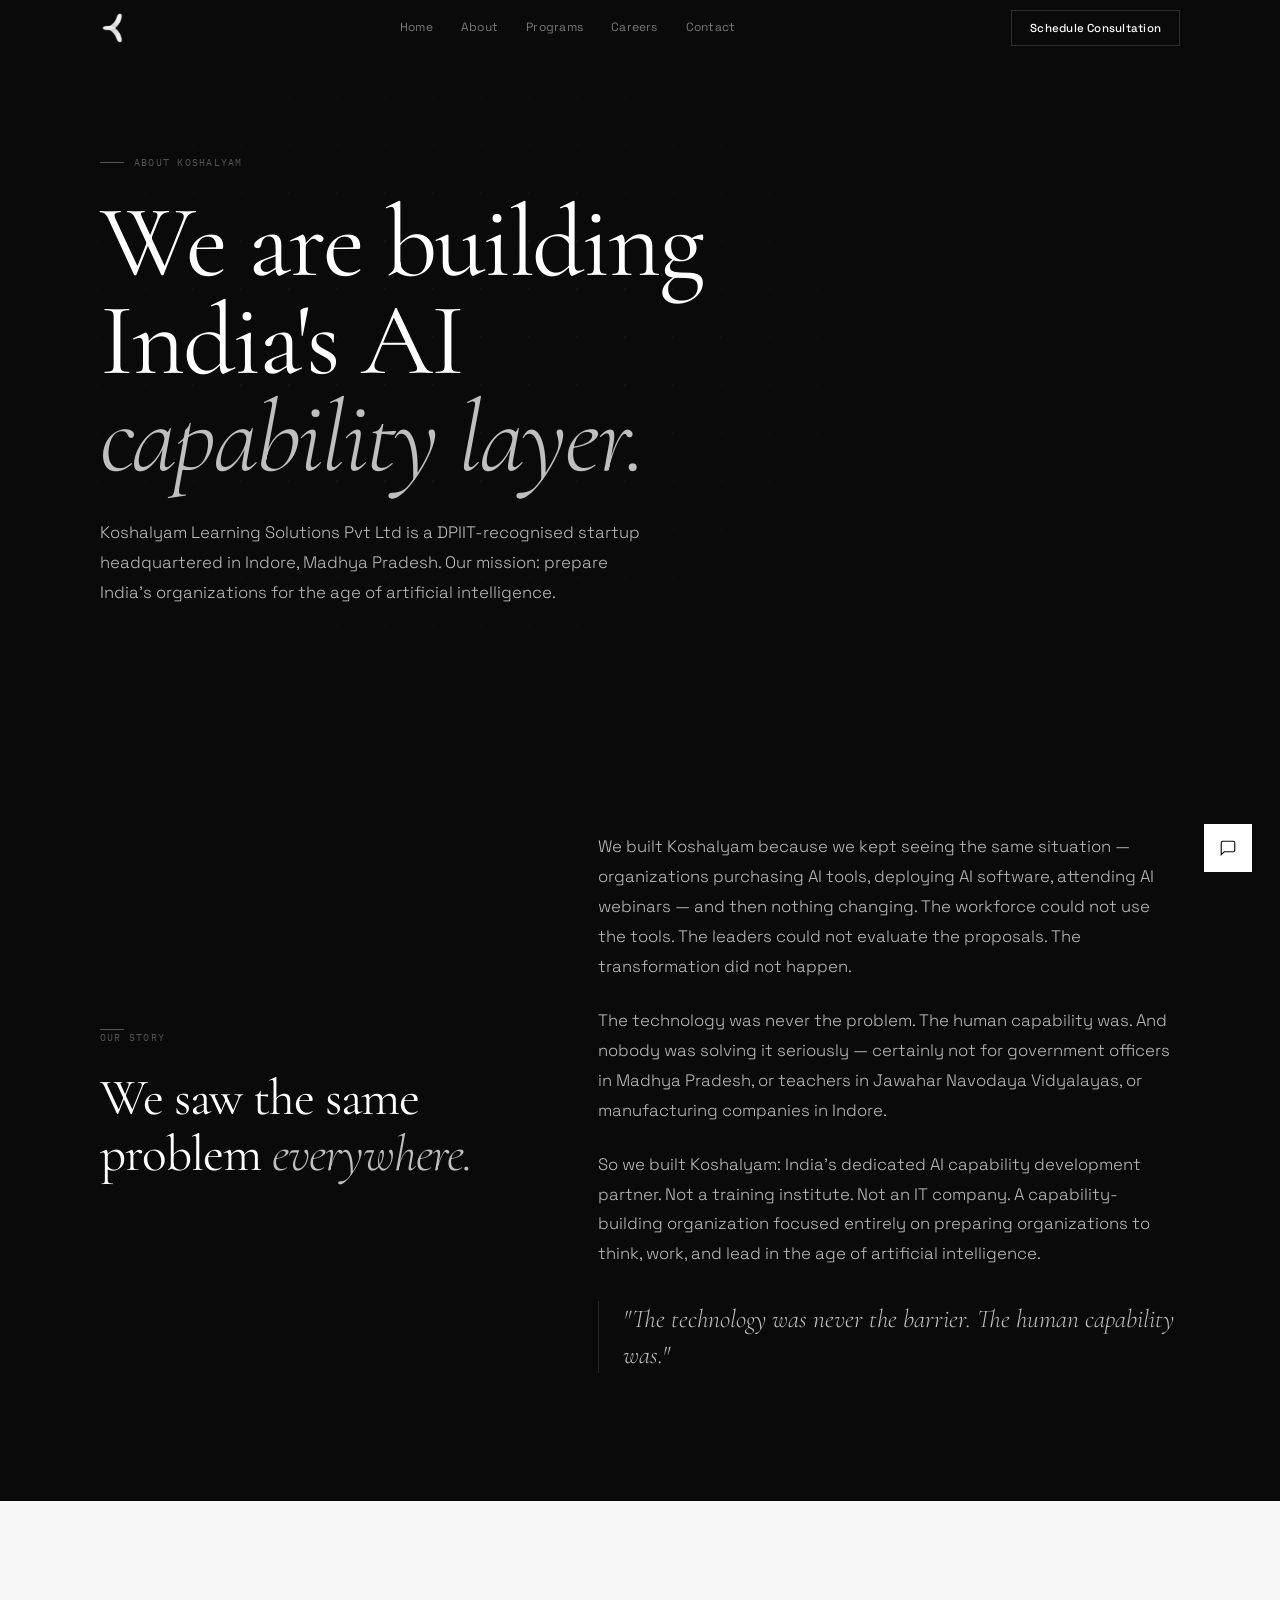
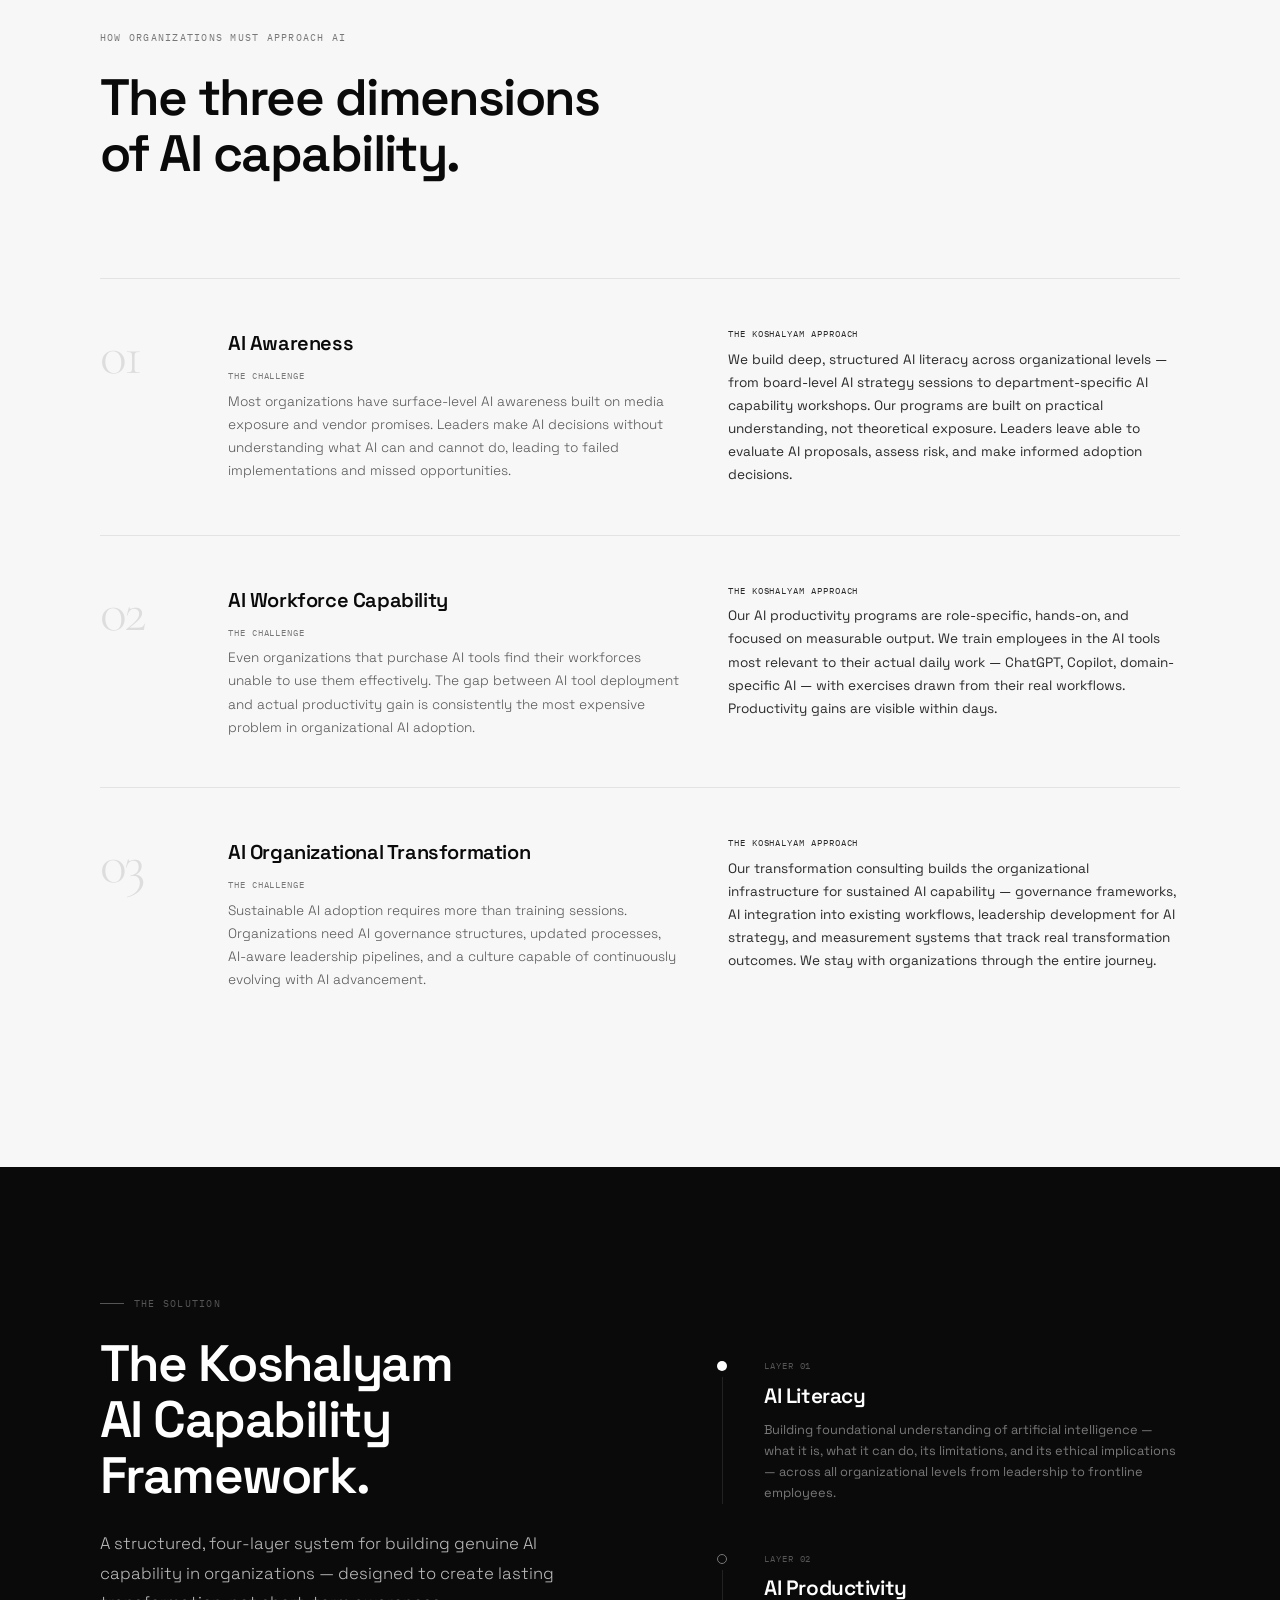
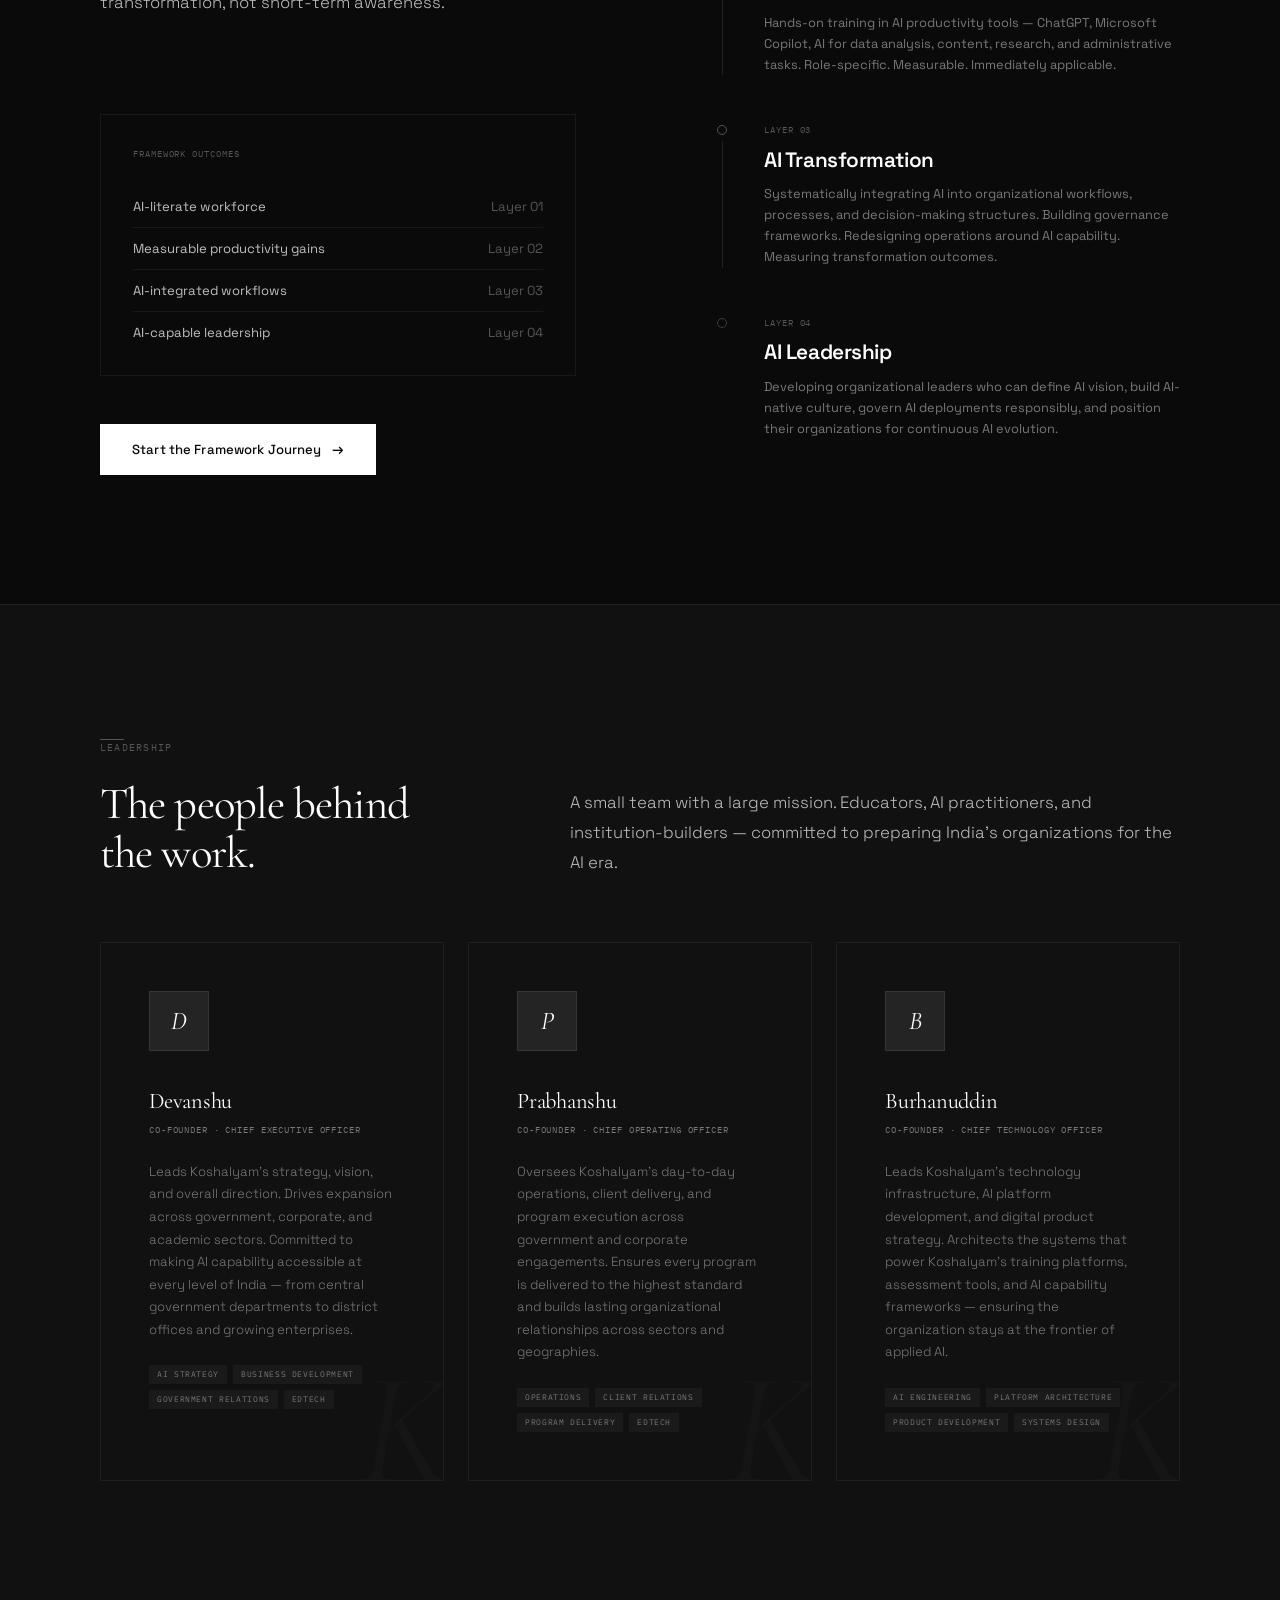
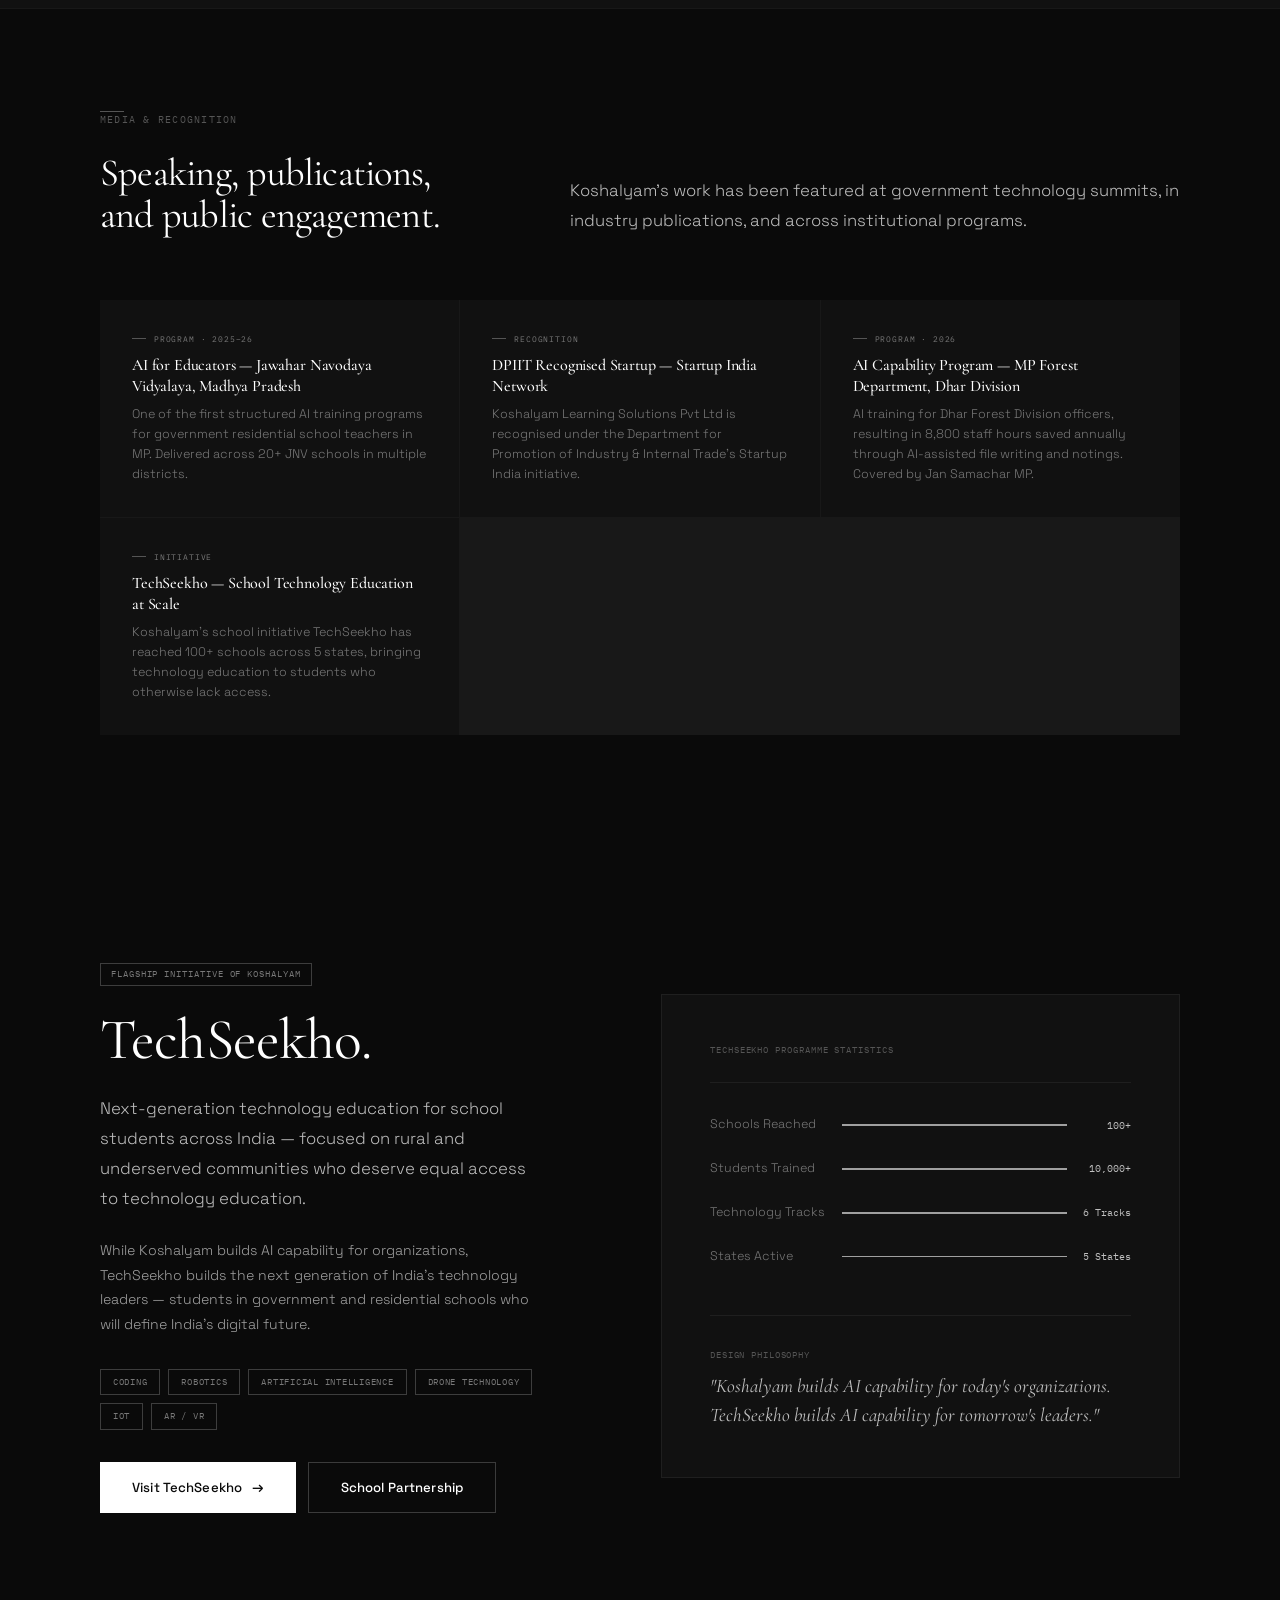
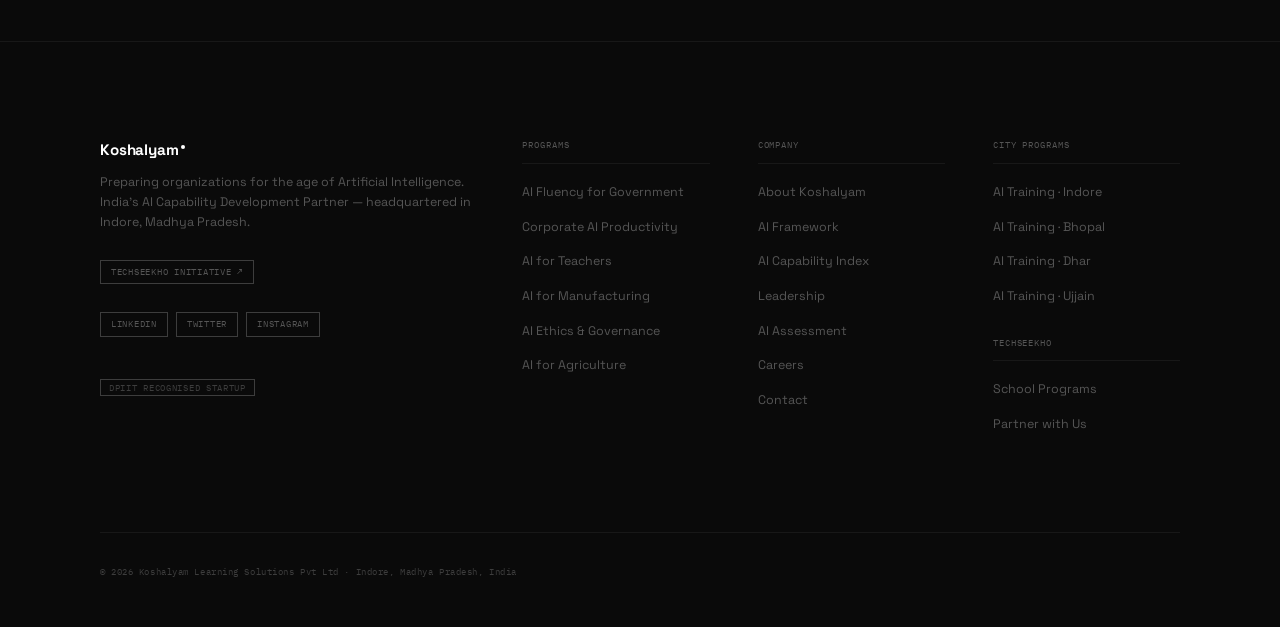
<file: about.html>
<!DOCTYPE html>
<html lang="en" dir="ltr">
<head>
<meta charset="UTF-8"/>
<meta name="viewport" content="width=device-width,initial-scale=1.0"/>
<title>About Koshalyam — India's AI Capability Development Partner</title>
<meta name="description" content="About Koshalyam Learning Solutions — founders, mission, framework, leadership, and the story behind India's AI capability development partner."/>
<meta name="robots" content="index, follow"/>
<link rel="preconnect" href="https://fonts.googleapis.com"/>
<link rel="preconnect" href="https://fonts.gstatic.com" crossorigin/>
<link href="https://fonts.googleapis.com/css2?family=Cormorant+Garamond:ital,wght@0,300;0,400;0,500;0,600;1,300;1,400&family=Space+Grotesk:wght@300;400;500;600;700&family=IBM+Plex+Mono:wght@300;400;500&display=swap" rel="stylesheet"/>
<link rel="stylesheet" href="style.css"/>

  <link rel="icon" type="image/png" href="logo-white.png">
</head>
<body>

<div id="cur"></div>
<div id="cur-ring"></div>

<!-- ═══ NAVIGATION ═══ -->
<nav id="nav">
  <div class="wrap">
    <div class="nav-wrap">
      <a href="index.html" class="nav-logo-wrap">
        <img src="logo-white.png" alt="Koshalyam" class="nav-logo-img">
      </a>
      <div class="nav-center"><a href="index.html" class="nav-a">Home</a><a href="about.html" class="nav-a active">About</a><a href="programs.html" class="nav-a">Programs</a><a href="careers.html" class="nav-a">Careers</a><a href="contact.html" class="nav-a">Contact</a></div>
      <div class="nav-right">
        <a href="contact.html" class="nav-cta">Schedule Consultation</a>
        <button class="ham" id="ham" aria-label="Menu"><span></span><span></span><span style="width:12px"></span></button>
      </div>
    </div>
  </div>
</nav>

<div class="mob" id="mob-m"><a href="index.html" class="mob-a">Home</a><a href="about.html" class="mob-a">About</a><a href="programs.html" class="mob-a">Programs</a><a href="careers.html" class="mob-a">Careers</a><a href="contact.html" class="mob-a">Contact</a></div>


<section class="page-hero">
  <div class="page-hero-bg"></div>
  <div class="wrap" style="position:relative;z-index:2">
    <div class="ph-eyebrow"><span class="t-label">About Koshalyam</span></div>
    <h1 class="t-hero ph-title">We are building<br>India's AI<br><em>capability layer.</em></h1>
    <p class="t-body-lg ph-sub">Koshalyam Learning Solutions Pvt Ltd is a DPIIT-recognised startup headquartered in Indore, Madhya Pradesh. Our mission: prepare India's organizations for the age of artificial intelligence.</p>
  </div>
</section>
<section class="section" id="story" style="background:var(--ink)">
  <div class="wrap">
    <div style="display:grid;grid-template-columns:1fr 1.45fr;gap:var(--s7);align-items:center">
      <div class="r">
        <span class="t-label" style="margin-bottom:var(--s3);display:inline-block">Our Story</span>
        <h2 class="t-section" style="color:var(--white);font-family:var(--cg);font-weight:400;font-size:clamp(2.2rem,4vw,3.6rem);letter-spacing:-.02em">We saw the same<br>problem <em style="font-style:italic;color:var(--grey-2);font-weight:300">everywhere.</em></h2>
      </div>
      <div class="r d2">
        <p class="t-body-lg" style="margin-bottom:var(--s3)">We built Koshalyam because we kept seeing the same situation — organizations purchasing AI tools, deploying AI software, attending AI webinars — and then nothing changing. The workforce could not use the tools. The leaders could not evaluate the proposals. The transformation did not happen.</p>
        <p class="t-body-lg" style="margin-bottom:var(--s3)">The technology was never the problem. The human capability was. And nobody was solving it seriously — certainly not for government officers in Madhya Pradesh, or teachers in Jawahar Navodaya Vidyalayas, or manufacturing companies in Indore.</p>
        <p class="t-body-lg" style="margin-bottom:var(--s4)">So we built Koshalyam: India's dedicated AI capability development partner. Not a training institute. Not an IT company. A capability-building organization focused entirely on preparing organizations to think, work, and lead in the age of artificial intelligence.</p>
        <blockquote style="font-family:var(--cg);font-size:clamp(1.2rem,2vw,1.6rem);font-style:italic;font-weight:300;color:var(--grey-2);line-height:1.4;padding-left:var(--s3);border-left:1.5px solid rgba(255,255,255,.12)">"The technology was never the barrier. The human capability was."</blockquote>
      </div>
    </div>
  </div>
</section>
<section class="section" id="thinking" style="background:var(--off-white)">
  <div class="wrap">
    <div class="thinking-hd r">
      <span class="t-label no-line" style="color:var(--grey-4)">How Organizations Must Approach AI</span>
      <h2 class="t-section on-light" style="margin-top:var(--s3)">The three dimensions<br>of AI capability.</h2>
    </div>
    <div class="r">
      <div class="pillar-row">
        <div class="pillar-num on-light">01</div>
        <div>
          <div class="pillar-title">AI Awareness</div>
          <div class="pillar-challenge-lbl">The Challenge</div>
          <p class="pillar-challenge-txt">Most organizations have surface-level AI awareness built on media exposure and vendor promises. Leaders make AI decisions without understanding what AI can and cannot do, leading to failed implementations and missed opportunities.</p>
        </div>
        <div>
          <div class="pillar-sol-lbl">The Koshalyam Approach</div>
          <p class="pillar-sol-txt">We build deep, structured AI literacy across organizational levels — from board-level AI strategy sessions to department-specific AI capability workshops. Our programs are built on practical understanding, not theoretical exposure. Leaders leave able to evaluate AI proposals, assess risk, and make informed adoption decisions.</p>
        </div>
      </div>
      <div class="pillar-row">
        <div class="pillar-num on-light">02</div>
        <div>
          <div class="pillar-title">AI Workforce Capability</div>
          <div class="pillar-challenge-lbl">The Challenge</div>
          <p class="pillar-challenge-txt">Even organizations that purchase AI tools find their workforces unable to use them effectively. The gap between AI tool deployment and actual productivity gain is consistently the most expensive problem in organizational AI adoption.</p>
        </div>
        <div>
          <div class="pillar-sol-lbl">The Koshalyam Approach</div>
          <p class="pillar-sol-txt">Our AI productivity programs are role-specific, hands-on, and focused on measurable output. We train employees in the AI tools most relevant to their actual daily work — ChatGPT, Copilot, domain-specific AI — with exercises drawn from their real workflows. Productivity gains are visible within days.</p>
        </div>
      </div>
      <div class="pillar-row" style="border-bottom:none">
        <div class="pillar-num on-light">03</div>
        <div>
          <div class="pillar-title">AI Organizational Transformation</div>
          <div class="pillar-challenge-lbl">The Challenge</div>
          <p class="pillar-challenge-txt">Sustainable AI adoption requires more than training sessions. Organizations need AI governance structures, updated processes, AI-aware leadership pipelines, and a culture capable of continuously evolving with AI advancement.</p>
        </div>
        <div>
          <div class="pillar-sol-lbl">The Koshalyam Approach</div>
          <p class="pillar-sol-txt">Our transformation consulting builds the organizational infrastructure for sustained AI capability — governance frameworks, AI integration into existing workflows, leadership development for AI strategy, and measurement systems that track real transformation outcomes. We stay with organizations through the entire journey.</p>
        </div>
      </div>
    </div>
  </div>
</section>
<section class="section" id="framework">
  <div class="wrap">
    <div class="fw-wrap">
      <div class="r">
        <span class="t-label">The Solution</span>
        <h2 class="t-section" style="color:var(--white);margin-top:var(--s3);margin-bottom:var(--s3)">The Koshalyam<br>AI Capability<br>Framework.</h2>
        <p class="t-body-lg" style="margin-bottom:var(--s5)">A structured, four-layer system for building genuine AI capability in organizations — designed to create lasting transformation, not short-term awareness.</p>
        <div class="fw-outcomes">
          <div class="fw-outcome-title">Framework Outcomes</div>
          <div class="fw-outcome-item"><span class="fw-outcome-k">AI-literate workforce</span><span class="fw-outcome-v">Layer 01</span></div>
          <div class="fw-outcome-item"><span class="fw-outcome-k">Measurable productivity gains</span><span class="fw-outcome-v">Layer 02</span></div>
          <div class="fw-outcome-item"><span class="fw-outcome-k">AI-integrated workflows</span><span class="fw-outcome-v">Layer 03</span></div>
          <div class="fw-outcome-item"><span class="fw-outcome-k">AI-capable leadership</span><span class="fw-outcome-v">Layer 04</span></div>
        </div>
        <div style="margin-top:var(--s5)">
          <a href="contact.html" class="btn btn-k">Start the Framework Journey <span class="btn-arr">→</span></a>
        </div>
      </div>
      <div class="fw-steps r r-d2">
        <div class="fw-row">
          <div class="fw-col"><div class="fw-dot"></div><div class="fw-vline"></div></div>
          <div class="fw-body">
            <div class="fw-stage-num">Layer 01</div>
            <div class="fw-stage-name">AI Literacy</div>
            <p class="fw-stage-desc">Building foundational understanding of artificial intelligence — what it is, what it can do, its limitations, and its ethical implications — across all organizational levels from leadership to frontline employees.</p>
          </div>
        </div>
        <div class="fw-row">
          <div class="fw-col"><div class="fw-dot" style="background:transparent;border:0.5px solid var(--grey-4)"></div><div class="fw-vline"></div></div>
          <div class="fw-body">
            <div class="fw-stage-num">Layer 02</div>
            <div class="fw-stage-name">AI Productivity</div>
            <p class="fw-stage-desc">Hands-on training in AI productivity tools — ChatGPT, Microsoft Copilot, AI for data analysis, content, research, and administrative tasks. Role-specific. Measurable. Immediately applicable.</p>
          </div>
        </div>
        <div class="fw-row">
          <div class="fw-col"><div class="fw-dot" style="background:transparent;border:0.5px solid var(--grey-5)"></div><div class="fw-vline"></div></div>
          <div class="fw-body">
            <div class="fw-stage-num">Layer 03</div>
            <div class="fw-stage-name">AI Transformation</div>
            <p class="fw-stage-desc">Systematically integrating AI into organizational workflows, processes, and decision-making structures. Building governance frameworks. Redesigning operations around AI capability. Measuring transformation outcomes.</p>
          </div>
        </div>
        <div class="fw-row">
          <div class="fw-col"><div class="fw-dot" style="background:transparent;border:0.5px solid var(--grey-6)"></div></div>
          <div class="fw-body">
            <div class="fw-stage-num">Layer 04</div>
            <div class="fw-stage-name">AI Leadership</div>
            <p class="fw-stage-desc">Developing organizational leaders who can define AI vision, build AI-native culture, govern AI deployments responsibly, and position their organizations for continuous AI evolution.</p>
          </div>
        </div>
      </div>
    </div>
  </div>
</section>
<section class="section" id="leadership" style="background:var(--ink-2);border-top:var(--b1)">
  <div class="wrap">
    <div class="sec-intro r">
      <div>
        <span class="t-label" style="margin-bottom:var(--s3);display:inline-block">Leadership</span>
        <h2 class="t-section" style="color:var(--white);font-family:var(--cg);font-weight:400;font-size:clamp(2rem,3.5vw,3rem);letter-spacing:-.02em">The people behind<br>the work.</h2>
      </div>
      <p class="t-body-lg">A small team with a large mission. Educators, AI practitioners, and institution-builders — committed to preparing India's organizations for the AI era.</p>
    </div>
    <div class="leaders-grid leaders-grid--3 r">
      <div class="leader-card">
        <div class="leader-avatar"><span class="leader-avatar-t">D</span></div>
        <div class="leader-name">Devanshu</div>
        <div class="leader-role">Co-Founder · Chief Executive Officer</div>
        <p class="leader-bio">Leads Koshalyam's strategy, vision, and overall direction. Drives expansion across government, corporate, and academic sectors. Committed to making AI capability accessible at every level of India — from central government departments to district offices and growing enterprises.</p>
        <div class="leader-tags">
          <span class="leader-tag">AI Strategy</span>
          <span class="leader-tag">Business Development</span>
          <span class="leader-tag">Government Relations</span>
          <span class="leader-tag">Edtech</span>
        </div>
      </div>
      <div class="leader-card">
        <div class="leader-avatar"><span class="leader-avatar-t">P</span></div>
        <div class="leader-name">Prabhanshu</div>
        <div class="leader-role">Co-Founder · Chief Operating Officer</div>
        <p class="leader-bio">Oversees Koshalyam's day-to-day operations, client delivery, and program execution across government and corporate engagements. Ensures every program is delivered to the highest standard and builds lasting organizational relationships across sectors and geographies.</p>
        <div class="leader-tags">
          <span class="leader-tag">Operations</span>
          <span class="leader-tag">Client Relations</span>
          <span class="leader-tag">Program Delivery</span>
          <span class="leader-tag">Edtech</span>
        </div>
      </div>
      <div class="leader-card">
        <div class="leader-avatar"><span class="leader-avatar-t">B</span></div>
        <div class="leader-name">Burhanuddin</div>
        <div class="leader-role">Co-Founder · Chief Technology Officer</div>
        <p class="leader-bio">Leads Koshalyam's technology infrastructure, AI platform development, and digital product strategy. Architects the systems that power Koshalyam's training platforms, assessment tools, and AI capability frameworks — ensuring the organization stays at the frontier of applied AI.</p>
        <div class="leader-tags">
          <span class="leader-tag">AI Engineering</span>
          <span class="leader-tag">Platform Architecture</span>
          <span class="leader-tag">Product Development</span>
          <span class="leader-tag">Systems Design</span>
        </div>
      </div>
    </div>
  </div>
</section>
<section class="section-sm" id="media" style="background:var(--ink);border-top:var(--b1)">
  <div class="wrap">
    <div class="sec-intro r">
      <div>
        <span class="t-label" style="margin-bottom:var(--s3);display:inline-block">Media &amp; Recognition</span>
        <h2 class="t-section" style="color:var(--white);font-family:var(--cg);font-weight:400;font-size:clamp(1.8rem,3vw,2.4rem);letter-spacing:-.02em">Speaking, publications,<br>and public engagement.</h2>
      </div>
      <p class="t-body-lg">Koshalyam's work has been featured at government technology summits, in industry publications, and across institutional programs.</p>
    </div>
    <div class="media-grid r">
      <!-- <div class="media-card">
        <div class="media-type">Conference</div>
        <div class="media-title">AI in Governance — State Government Technology Summit</div>
        <p class="media-detail">Keynote on AI capability building for government organizations, attended by IAS officers and department heads.</p>
      </div> -->
      <!-- <div class="media-card">
        <div class="media-type">Publication</div>
        <div class="media-title">AI Productivity in the Indian Public Sector — Analysis Report</div>
        <p class="media-detail">Co-authored analysis on AI productivity potential in Indian government departments, shared with state technology departments.</p>
      </div> -->
      <div class="media-card">
        <div class="media-type">Program · 2025–26</div>
        <div class="media-title">AI for Educators — Jawahar Navodaya Vidyalaya, Madhya Pradesh</div>
        <p class="media-detail">One of the first structured AI training programs for government residential school teachers in MP. Delivered across 20+ JNV schools in multiple districts.</p>
      </div>
      <div class="media-card">
        <div class="media-type">Recognition</div>
        <div class="media-title">DPIIT Recognised Startup — Startup India Network</div>
        <p class="media-detail">Koshalyam Learning Solutions Pvt Ltd is recognised under the Department for Promotion of Industry &amp; Internal Trade's Startup India initiative.</p>
      </div>
      <div class="media-card">
        <div class="media-type">Program · 2026</div>
        <div class="media-title">AI Capability Program — MP Forest Department, Dhar Division</div>
        <p class="media-detail">AI training for Dhar Forest Division officers, resulting in 8,800 staff hours saved annually through AI-assisted file writing and notings. Covered by Jan Samachar MP.</p>
      </div>
      <!-- <div class="media-card">
        <div class="media-type">Speaking</div>
        <div class="media-title">AI Transformation for Indian Enterprises — Industry Seminar</div>
        <p class="media-detail">Presentation on AI organizational transformation strategy, covering the gap between AI tool purchase and AI capability building.</p>
      </div> -->
      <div class="media-card">
        <div class="media-type">Initiative</div>
        <div class="media-title">TechSeekho — School Technology Education at Scale</div>
        <p class="media-detail">Koshalyam's school initiative TechSeekho has reached 100+ schools across 5 states, bringing technology education to students who otherwise lack access.</p>
      </div>
    </div>
  </div>
</section>
<section class="section" id="techseekho">
  <div class="wrap">
    <div class="ts-inner">
      <div class="r">
        <span class="ts-label">Flagship Initiative of Koshalyam</span>
        <h2 class="t-section-serif" style="color:var(--white);margin-bottom:var(--s3)">TechSeekho.</h2>
        <p class="t-body-lg" style="margin-bottom:var(--s3)">Next-generation technology education for school students across India — focused on rural and underserved communities who deserve equal access to technology education.</p>
        <p class="t-body" style="margin-bottom:var(--s4)">While Koshalyam builds AI capability for organizations, TechSeekho builds the next generation of India's technology leaders — students in government and residential schools who will define India's digital future.</p>
        <div class="ts-skills">
          <span class="ts-skill">Coding</span>
          <span class="ts-skill">Robotics</span>
          <span class="ts-skill">Artificial Intelligence</span>
          <span class="ts-skill">Drone Technology</span>
          <span class="ts-skill">IoT</span>
          <span class="ts-skill">AR / VR</span>
        </div>
        <div style="display:flex;gap:12px;flex-wrap:wrap;margin-top:var(--s4)">
          <a href="https://techseekho.com" target="_blank" rel="noopener" class="btn btn-k">Visit TechSeekho <span class="btn-arr">→</span></a>
          <a href="contact.html" class="btn btn-ghost">School Partnership</a>
        </div>
      </div>
      <div class="ts-panel r r-d2">
        <div class="ts-panel-hd">TechSeekho Programme Statistics</div>
        <div class="ts-stats">
          <div class="ts-stat-r"><span class="ts-stat-lbl">Schools Reached</span><div class="ts-stat-bar"><div class="ts-stat-fill" data-width="75"></div></div><span class="ts-stat-v">100+</span></div>
          <div class="ts-stat-r"><span class="ts-stat-lbl">Students Trained</span><div class="ts-stat-bar"><div class="ts-stat-fill" data-width="85"></div></div><span class="ts-stat-v">10,000+</span></div>
          <div class="ts-stat-r"><span class="ts-stat-lbl">Technology Tracks</span><div class="ts-stat-bar"><div class="ts-stat-fill" data-width="60"></div></div><span class="ts-stat-v">6 Tracks</span></div>
          <div class="ts-stat-r"><span class="ts-stat-lbl">States Active</span><div class="ts-stat-bar"><div class="ts-stat-fill" data-width="40"></div></div><span class="ts-stat-v">5 States</span></div>
        </div>
        <div style="margin-top:var(--s5);padding-top:var(--s4);border-top:var(--b1)">
          <div style="font-family:var(--mono);font-size:.55rem;letter-spacing:.1em;text-transform:uppercase;color:var(--grey-5);margin-bottom:10px">Design Philosophy</div>
          <p style="font-family:var(--cg);font-size:1.2rem;font-style:italic;color:var(--grey-2);line-height:1.5">"Koshalyam builds AI capability for today's organizations. TechSeekho builds AI capability for tomorrow's leaders."</p>
        </div>
      </div>
    </div>
  </div>
</section>

<!-- ═══ FOOTER ═══ -->
<footer>
  <div class="wrap">
    <div class="footer-top">
      <div class="footer-col">
        <div class="footer-brand-name">Koshalyam<span class="footer-brand-dot"></span></div>
        <p class="footer-tagline">Preparing organizations for the age of Artificial Intelligence. India's AI Capability Development Partner — headquartered in Indore, Madhya Pradesh.</p>
        <a href="https://techseekho.com" target="_blank" rel="noopener" class="footer-ts-link">TechSeekho Initiative ↗</a>
        <div style="display:flex;gap:8px;flex-wrap:wrap;margin-top:12px">
          <a href="https://www.linkedin.com/company/koshalyam" class="footer-ts-link">LinkedIn</a>
          <a href="https://x.com/Koshalyam_" class="footer-ts-link">Twitter</a>
          <a href="https://www.instagram.com/koshalyam.ai/" target="_blank" rel="noopener" class="footer-ts-link">Instagram</a>
        </div>
        <div style="margin-top:20px"><span class="footer-dpiit">DPIIT Recognised Startup</span></div>
      </div>
      <div class="footer-col">
        <div class="footer-col-hd">Programs</div>
        <ul class="footer-links">
          <li><a href="programs.html">AI Fluency for Government</a></li>
          <li><a href="programs.html">Corporate AI Productivity</a></li>
          <li><a href="programs.html">AI for Teachers</a></li>
          <li><a href="programs.html">AI for Manufacturing</a></li>
          <li><a href="programs.html">AI Ethics &amp; Governance</a></li>
          <li><a href="programs.html">AI for Agriculture</a></li>
        </ul>
      </div>
      <div class="footer-col">
        <div class="footer-col-hd">Company</div>
        <ul class="footer-links">
          <li><a href="about.html">About Koshalyam</a></li>
          <li><a href="about.html#framework">AI Framework</a></li>
          <li><a href="ai-index.html">AI Capability Index</a></li>
          <li><a href="about.html#leadership">Leadership</a></li>
          <!-- <li><a href="case-studies.html">Case Studies</a></li> -->
          <!-- <li><a href="research.html">Research Lab</a></li> -->
          <li><a href="ai-assessment.html">AI Assessment</a></li>
          <li><a href="careers.html">Careers</a></li>
          <li><a href="contact.html">Contact</a></li>
        </ul>
      </div>
      <div class="footer-col">
        <div class="footer-col-hd">City Programs</div>
        <ul class="footer-links">
          <li><a href="contact.html">AI Training · Indore</a></li>
          <li><a href="contact.html">AI Training · Bhopal</a></li>
          <li><a href="contact.html">AI Training · Dhar</a></li>
          <li><a href="contact.html">AI Training · Ujjain</a></li>
        </ul>
        <div style="margin-top:28px">
          <div class="footer-col-hd">TechSeekho</div>
          <ul class="footer-links">
            <li><a href="https://techseekho.com" target="_blank">School Programs</a></li>
            <li><a href="https://techseekho.com" target="_blank">Partner with Us</a></li>
          </ul>
        </div>
      </div>
    </div>
    <div class="footer-bottom">
      <div class="footer-copy">© 2026 Koshalyam Learning Solutions Pvt Ltd · Indore, Madhya Pradesh, India</div>
      <div class="footer-legal">
        <!-- <a href="#">Privacy Policy</a> -->
        <!-- <a href="#">Terms of Use</a> -->
        <!-- <a href="#">Sitemap</a> -->
      </div>
      
    </div>
  </div>
</footer>

<!-- ═══ AI CHAT ═══ -->
<button class="chat-fab" id="chat-fab" aria-label="AI Assistant">
  <svg viewBox="0 0 24 24"><path d="M21 15a2 2 0 0 1-2 2H7l-4 4V5a2 2 0 0 1 2-2h14a2 2 0 0 1 2 2z"/></svg>
</button>
<div class="chat-panel" id="chat-panel">
  <div class="chat-h">
    <div class="chat-h-l">
      <div class="chat-av">
        <svg viewBox="0 0 24 24"><circle cx="12" cy="12" r="3"/><path d="M12 2v4M12 18v4M4.22 4.22l2.83 2.83M16.95 16.95l2.83 2.83M2 12h4M18 12h4"/></svg>
      </div>
      <div>
        <div class="chat-h-name">Koshalyam AI</div>
        <div class="chat-h-st">Online — Ask about AI programs</div>
      </div>
    </div>
    <button class="chat-close" id="chat-close" aria-label="Close">
      <svg width="14" height="14" viewBox="0 0 24 24" stroke="currentColor" stroke-width="1.5" fill="none"><path d="M18 6L6 18M6 6l12 12"/></svg>
    </button>
  </div>
  <div class="chat-msgs" id="chat-msgs">
    <div class="chat-msg"><div class="chat-bub ai">Welcome. I'm Koshalyam's AI assistant. I can help you identify the right AI capability program for your organization. What brings you here?</div></div>
    <div class="chat-sugg-row">
      <button class="chat-sugg" onclick="chatSuggSend(this)">Government department AI training</button>
      <button class="chat-sugg" onclick="chatSuggSend(this)">Corporate AI productivity training</button>
      <button class="chat-sugg" onclick="chatSuggSend(this)">Take the AI Assessment</button>
      <button class="chat-sugg" onclick="chatSuggSend(this)">See open careers</button>
    </div>
  </div>
  <div class="chat-inp-row">
    <input class="chat-inp" id="chat-inp" type="text" placeholder="Ask about programs, industries, careers…"/>
    <button class="chat-send" onclick="chatInputSend()">→</button>
  </div>
</div>


<script src="script.js"></script>
</body>
</html>
</file>
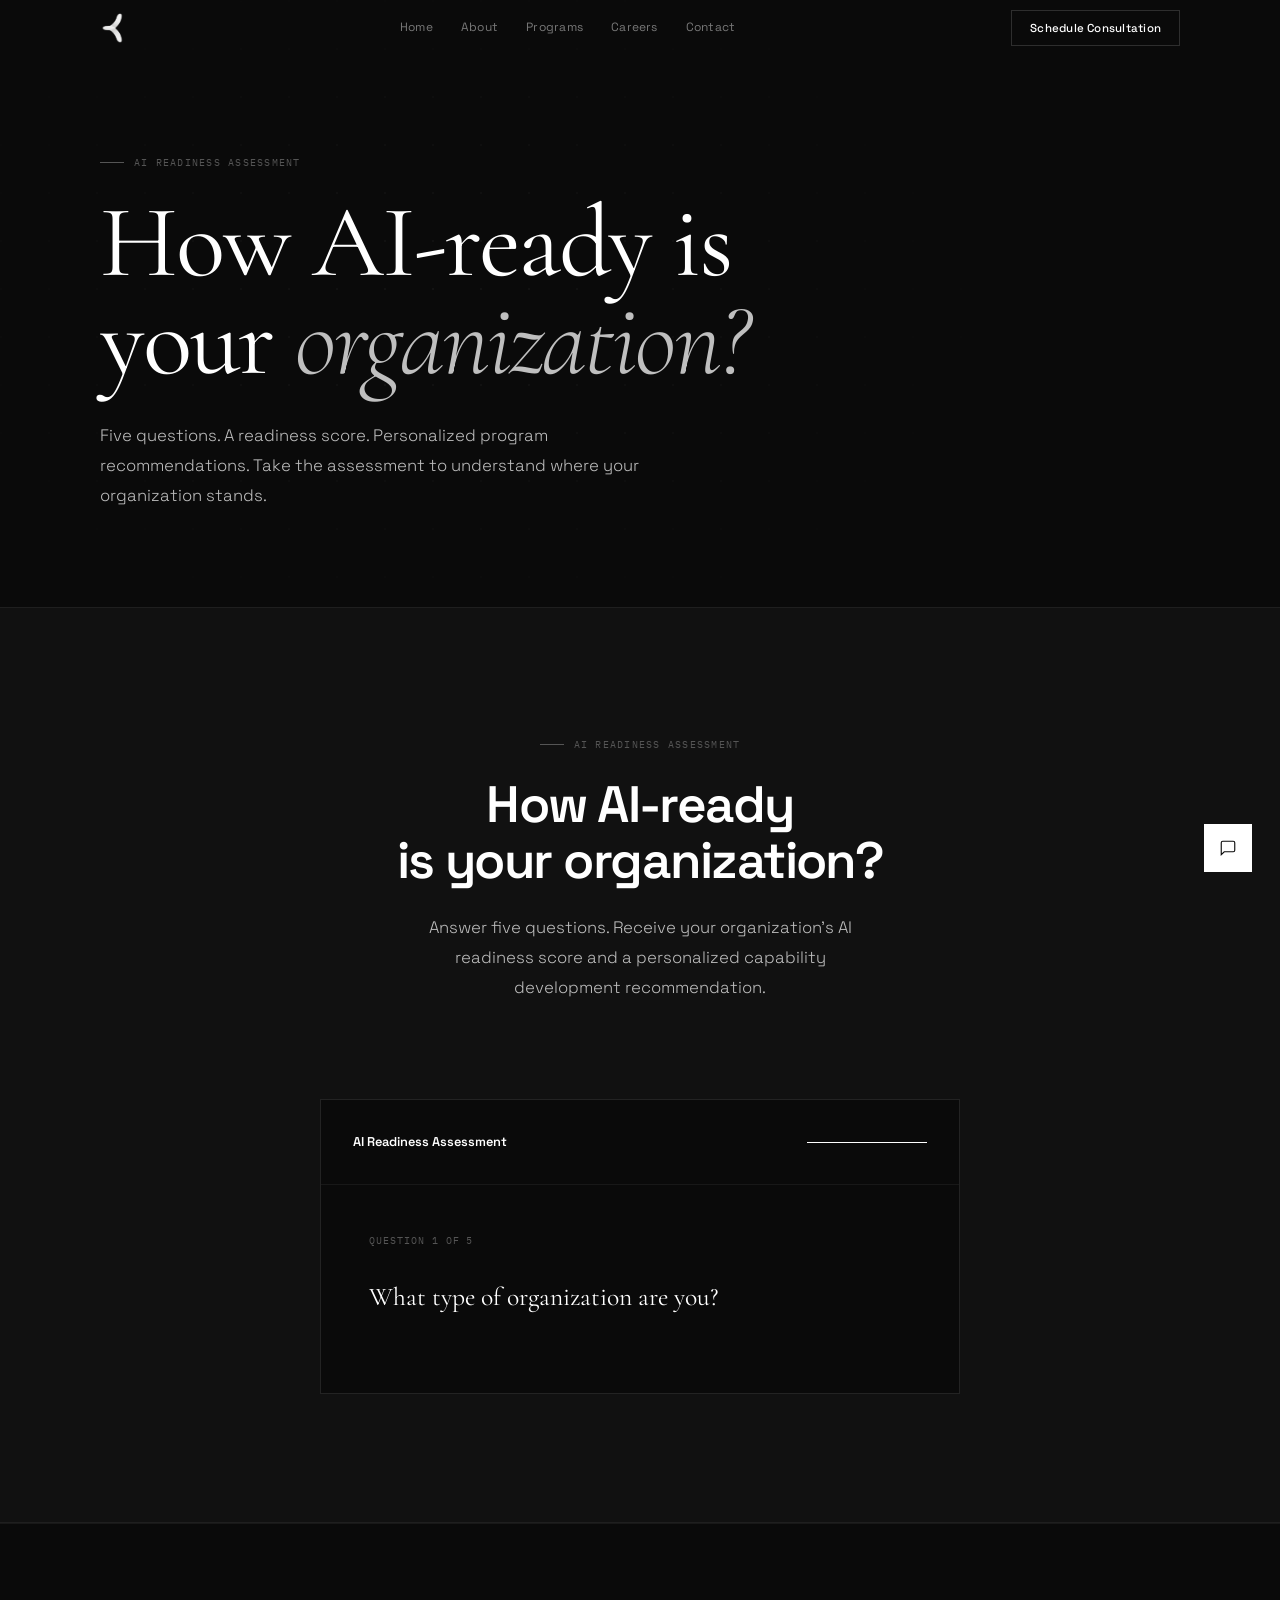
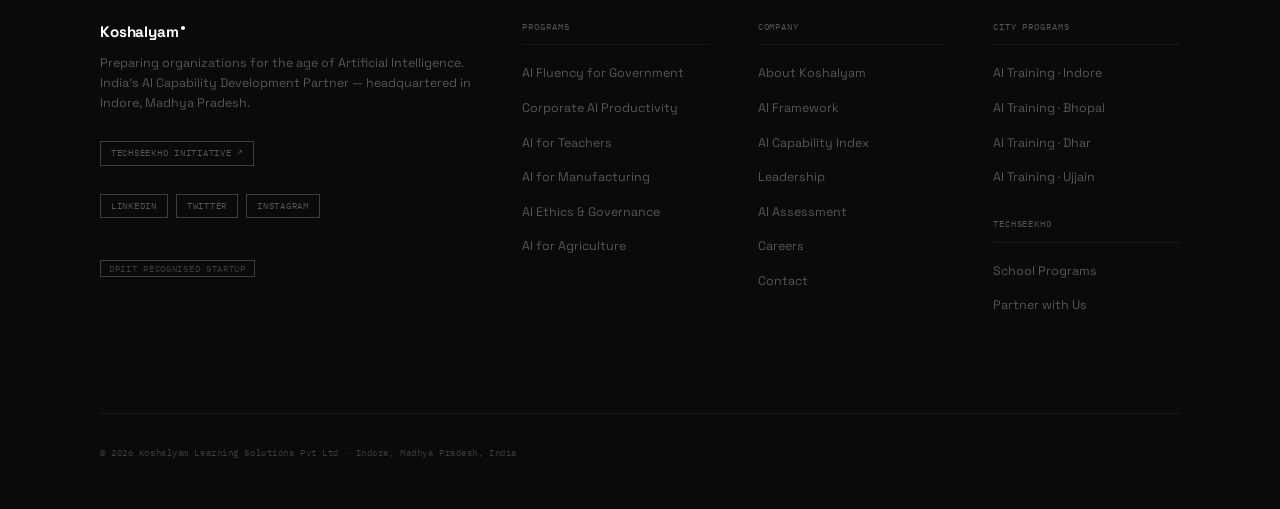
<file: ai-assessment.html>
<!DOCTYPE html>
<html lang="en" dir="ltr">
<head>
<meta charset="UTF-8"/>
<meta name="viewport" content="width=device-width,initial-scale=1.0"/>
<title>AI Readiness Assessment — Koshalyam</title>
<meta name="description" content="Take Koshalyam's 5-question AI Readiness Assessment. Get a score, tier, and personalized program recommendations for your organization."/>
<meta name="robots" content="index, follow"/>
<link rel="preconnect" href="https://fonts.googleapis.com"/>
<link rel="preconnect" href="https://fonts.gstatic.com" crossorigin/>
<link href="https://fonts.googleapis.com/css2?family=Cormorant+Garamond:ital,wght@0,300;0,400;0,500;0,600;1,300;1,400&family=Space+Grotesk:wght@300;400;500;600;700&family=IBM+Plex+Mono:wght@300;400;500&display=swap" rel="stylesheet"/>
<link rel="stylesheet" href="style.css"/>

  <link rel="icon" type="image/png" href="logo-white.png">
</head>
<body>

<div id="cur"></div>
<div id="cur-ring"></div>

<!-- ═══ NAVIGATION ═══ -->
<nav id="nav">
  <div class="wrap">
    <div class="nav-wrap">
      <a href="index.html" class="nav-logo-wrap">
        <img src="logo-white.png" alt="Koshalyam" class="nav-logo-img">
      </a>
      <div class="nav-center"><a href="index.html" class="nav-a">Home</a><a href="about.html" class="nav-a">About</a><a href="programs.html" class="nav-a">Programs</a><a href="careers.html" class="nav-a">Careers</a><a href="contact.html" class="nav-a">Contact</a></div>
      <div class="nav-right">
        <a href="contact.html" class="nav-cta">Schedule Consultation</a>
        <button class="ham" id="ham" aria-label="Menu"><span></span><span></span><span style="width:12px"></span></button>
      </div>
    </div>
  </div>
</nav>

<div class="mob" id="mob-m"><a href="index.html" class="mob-a">Home</a><a href="about.html" class="mob-a">About</a><a href="programs.html" class="mob-a">Programs</a><a href="careers.html" class="mob-a">Careers</a><a href="contact.html" class="mob-a">Contact</a></div>


<section class="page-hero">
  <div class="page-hero-bg"></div>
  <div class="wrap" style="position:relative;z-index:2">
    <div class="ph-eyebrow"><span class="t-label">AI Readiness Assessment</span></div>
    <h1 class="t-hero ph-title">How AI-ready is<br>your <em>organization?</em></h1>
    <p class="t-body-lg ph-sub">Five questions. A readiness score. Personalized program recommendations. Take the assessment to understand where your organization stands.</p>
  </div>
</section>
<section class="section" id="readiness">
  <div class="wrap">
    <div class="r" style="text-align:center">
      <span class="t-label" style="justify-content:center">AI Readiness Assessment</span>
      <h2 class="t-section" style="color:var(--white);margin-top:var(--s3)">How AI-ready<br>is your organization?</h2>
      <p class="t-body-lg" style="max-width:480px;margin:var(--s3) auto 0">Answer five questions. Receive your organization's AI readiness score and a personalized capability development recommendation.</p>
    </div>
    <div class="assess-wrap">
      <div class="assess-box r">
        <div class="assess-top">
          <span class="assess-title-bar">AI Readiness Assessment</span>
          <div class="assess-progress-wrap"><div class="assess-progress" id="assess-prog"></div></div>
        </div>
        <div id="assess-qs">
          <div class="assess-body">
            <div class="assess-q-meta">
              <span class="assess-q-num" id="assess-q-num">Question 1 of 5</span>
              <button class="assess-back" id="assess-back" style="display:none" onclick="assessBack()">← Back</button>
            </div>
            <div class="assess-q" id="assess-q-text">What type of organization are you?</div>
            <div id="assess-opts"></div>
          </div>
        </div>
        <div class="assess-result" id="assess-result">
          <div class="assess-score-row">
            <span class="assess-score-num" id="assess-score-num">0</span>
            <div><div class="assess-score-label">AI Readiness Score</div></div>
          </div>
          <div class="assess-score-bar-wrap"><div class="assess-score-bar" id="assess-score-bar"></div></div>
          <div class="assess-tier-label" id="assess-tier-label">Emerging</div>
          <p class="assess-tier-desc" id="assess-tier-desc"></p>
          <div class="assess-recs-hd">Recommended next steps</div>
          <div id="assess-recs"></div>
          <div class="assess-actions">
            <a href="contact.html" class="btn btn-k">Schedule AI Consultation <span class="btn-arr">→</span></a>
            <button class="assess-reset" onclick="assessReset()">Retake Assessment</button>
          </div>
        </div>
      </div>
    </div>
  </div>
</section>

<!-- ═══ FOOTER ═══ -->
<footer>
  <div class="wrap">
    <div class="footer-top">
      <div class="footer-col">
        <div class="footer-brand-name">Koshalyam<span class="footer-brand-dot"></span></div>
        <p class="footer-tagline">Preparing organizations for the age of Artificial Intelligence. India's AI Capability Development Partner — headquartered in Indore, Madhya Pradesh.</p>
        <a href="https://techseekho.com" target="_blank" rel="noopener" class="footer-ts-link">TechSeekho Initiative ↗</a>
        <div style="display:flex;gap:8px;flex-wrap:wrap;margin-top:12px">
          <a href="https://www.linkedin.com/company/koshalyam" class="footer-ts-link">LinkedIn</a>
          <a href="https://x.com/Koshalyam_" class="footer-ts-link">Twitter</a>
          <a href="https://www.instagram.com/koshalyam.ai/" target="_blank" rel="noopener" class="footer-ts-link">Instagram</a>
        </div>
        <div style="margin-top:20px"><span class="footer-dpiit">DPIIT Recognised Startup</span></div>
      </div>
      <div class="footer-col">
        <div class="footer-col-hd">Programs</div>
        <ul class="footer-links">
          <li><a href="programs.html">AI Fluency for Government</a></li>
          <li><a href="programs.html">Corporate AI Productivity</a></li>
          <li><a href="programs.html">AI for Teachers</a></li>
          <li><a href="programs.html">AI for Manufacturing</a></li>
          <li><a href="programs.html">AI Ethics &amp; Governance</a></li>
          <li><a href="programs.html">AI for Agriculture</a></li>
        </ul>
      </div>
      <div class="footer-col">
        <div class="footer-col-hd">Company</div>
        <ul class="footer-links">
          <li><a href="about.html">About Koshalyam</a></li>
          <li><a href="about.html#framework">AI Framework</a></li>
          <li><a href="ai-index.html">AI Capability Index</a></li>
          <li><a href="about.html#leadership">Leadership</a></li>
          <!-- <li><a href="case-studies.html">Case Studies</a></li> -->
          <!-- <li><a href="research.html">Research Lab</a></li> -->
          <li><a href="ai-assessment.html">AI Assessment</a></li>
          <li><a href="careers.html">Careers</a></li>
          <li><a href="contact.html">Contact</a></li>
        </ul>
      </div>
      <div class="footer-col">
        <div class="footer-col-hd">City Programs</div>
        <ul class="footer-links">
          <li><a href="contact.html">AI Training · Indore</a></li>
          <li><a href="contact.html">AI Training · Bhopal</a></li>
          <li><a href="contact.html">AI Training · Dhar</a></li>
          <li><a href="contact.html">AI Training · Ujjain</a></li>
        </ul>
        <div style="margin-top:28px">
          <div class="footer-col-hd">TechSeekho</div>
          <ul class="footer-links">
            <li><a href="https://techseekho.com" target="_blank">School Programs</a></li>
            <li><a href="https://techseekho.com" target="_blank">Partner with Us</a></li>
          </ul>
        </div>
      </div>
    </div>
    <div class="footer-bottom">
      <div class="footer-copy">© 2026 Koshalyam Learning Solutions Pvt Ltd · Indore, Madhya Pradesh, India</div>
      <div class="footer-legal">
        <!-- <a href="#">Privacy Policy</a> -->
        <!-- <a href="#">Terms of Use</a> -->
        <!-- <a href="#">Sitemap</a> -->
      </div>
      
    </div>
  </div>
</footer>

<!-- ═══ AI CHAT ═══ -->
<button class="chat-fab" id="chat-fab" aria-label="AI Assistant">
  <svg viewBox="0 0 24 24"><path d="M21 15a2 2 0 0 1-2 2H7l-4 4V5a2 2 0 0 1 2-2h14a2 2 0 0 1 2 2z"/></svg>
</button>
<div class="chat-panel" id="chat-panel">
  <div class="chat-h">
    <div class="chat-h-l">
      <div class="chat-av">
        <svg viewBox="0 0 24 24"><circle cx="12" cy="12" r="3"/><path d="M12 2v4M12 18v4M4.22 4.22l2.83 2.83M16.95 16.95l2.83 2.83M2 12h4M18 12h4"/></svg>
      </div>
      <div>
        <div class="chat-h-name">Koshalyam AI</div>
        <div class="chat-h-st">Online — Ask about AI programs</div>
      </div>
    </div>
    <button class="chat-close" id="chat-close" aria-label="Close">
      <svg width="14" height="14" viewBox="0 0 24 24" stroke="currentColor" stroke-width="1.5" fill="none"><path d="M18 6L6 18M6 6l12 12"/></svg>
    </button>
  </div>
  <div class="chat-msgs" id="chat-msgs">
    <div class="chat-msg"><div class="chat-bub ai">Welcome. I'm Koshalyam's AI assistant. I can help you identify the right AI capability program for your organization. What brings you here?</div></div>
    <div class="chat-sugg-row">
      <button class="chat-sugg" onclick="chatSuggSend(this)">Government department AI training</button>
      <button class="chat-sugg" onclick="chatSuggSend(this)">Corporate AI productivity training</button>
      <button class="chat-sugg" onclick="chatSuggSend(this)">Take the AI Assessment</button>
      <button class="chat-sugg" onclick="chatSuggSend(this)">See open careers</button>
    </div>
  </div>
  <div class="chat-inp-row">
    <input class="chat-inp" id="chat-inp" type="text" placeholder="Ask about programs, industries, careers…"/>
    <button class="chat-send" onclick="chatInputSend()">→</button>
  </div>
</div>


<script src="script.js"></script>
</body>
</html>
</file>
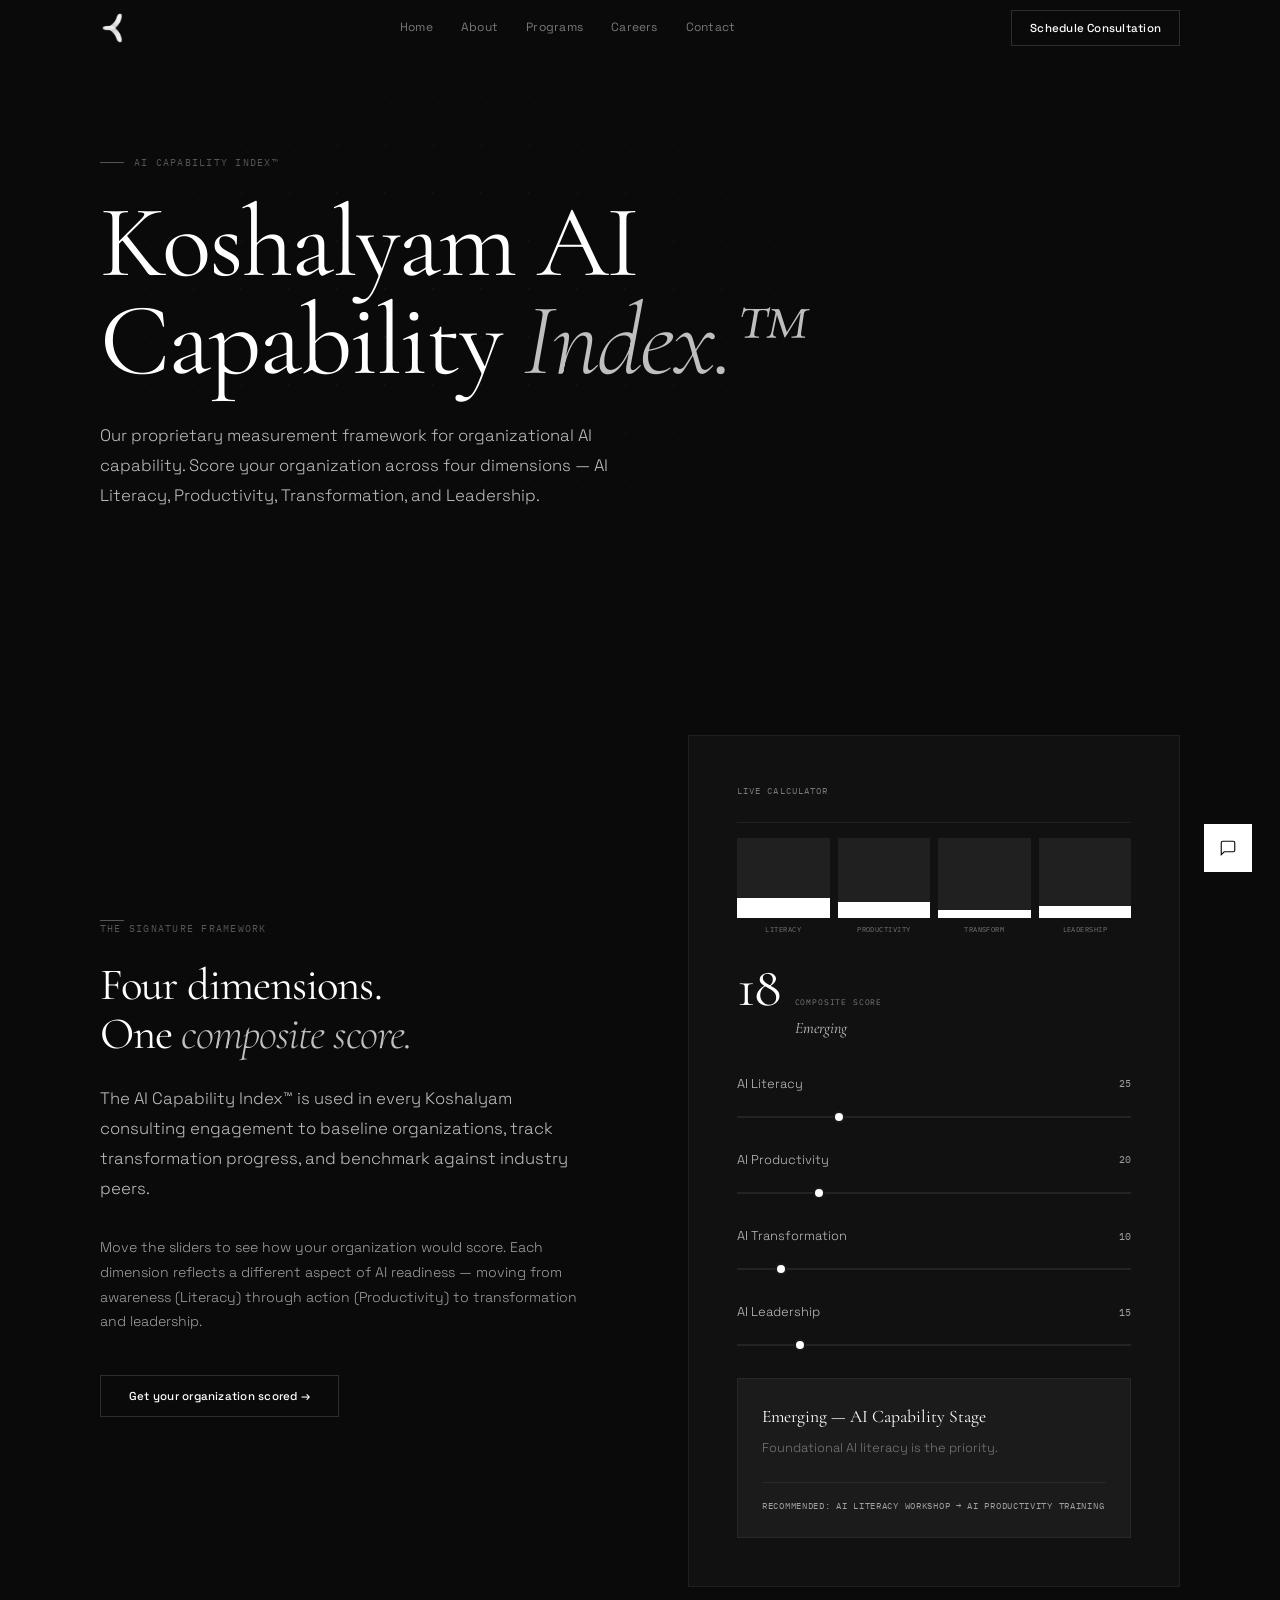
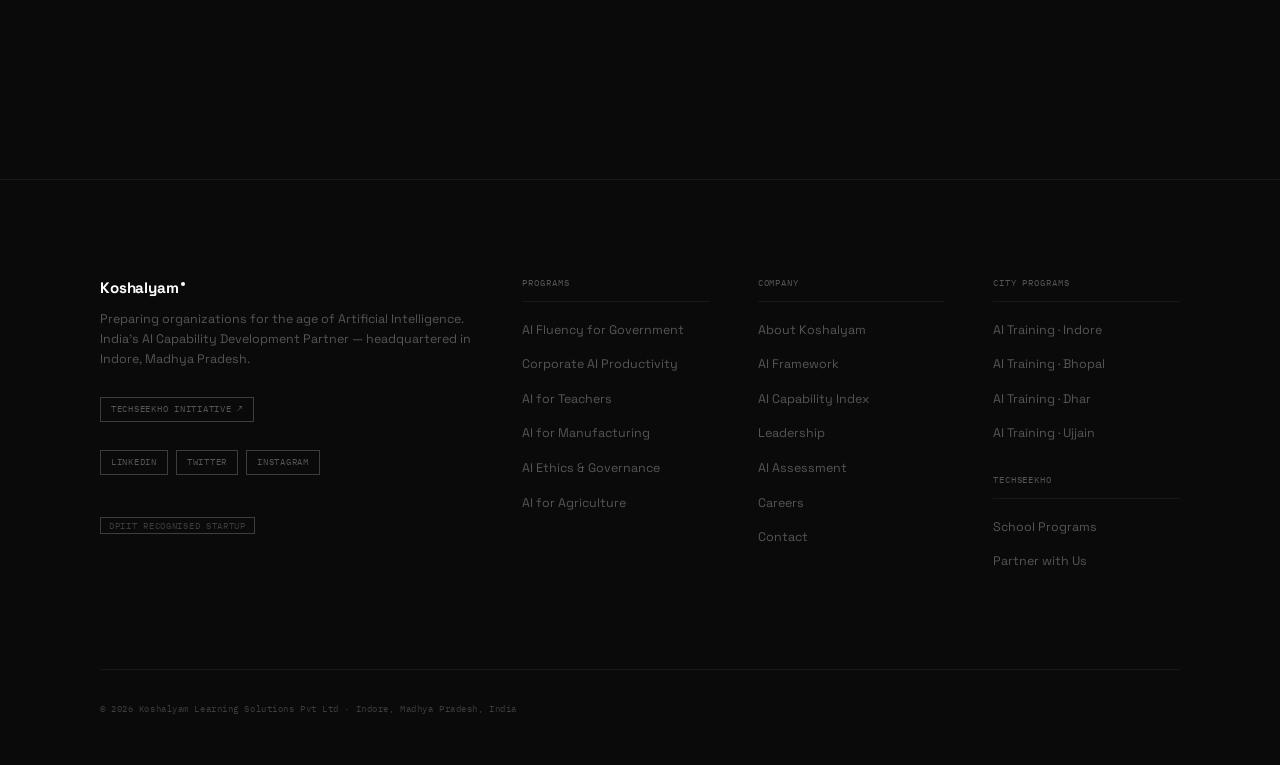
<file: ai-index.html>
<!DOCTYPE html>
<html lang="en" dir="ltr">
<head>
<meta charset="UTF-8"/>
<meta name="viewport" content="width=device-width,initial-scale=1.0"/>
<title>AI Capability Index™ — Koshalyam</title>
<meta name="description" content="The Koshalyam AI Capability Index™ — a proprietary framework to measure organizational AI capability across Literacy, Productivity, Transformation, and Leadership."/>
<meta name="robots" content="index, follow"/>
<link rel="preconnect" href="https://fonts.googleapis.com"/>
<link rel="preconnect" href="https://fonts.gstatic.com" crossorigin/>
<link href="https://fonts.googleapis.com/css2?family=Cormorant+Garamond:ital,wght@0,300;0,400;0,500;0,600;1,300;1,400&family=Space+Grotesk:wght@300;400;500;600;700&family=IBM+Plex+Mono:wght@300;400;500&display=swap" rel="stylesheet"/>
<link rel="stylesheet" href="style.css"/>
<style>.ph-title{max-width:900px}</style>
  <link rel="icon" type="image/png" href="logo-white.png">
</head>
<body>

<div id="cur"></div>
<div id="cur-ring"></div>

<!-- ═══ NAVIGATION ═══ -->
<nav id="nav">
  <div class="wrap">
    <div class="nav-wrap">
      <a href="index.html" class="nav-logo-wrap">
        <img src="logo-white.png" alt="Koshalyam" class="nav-logo-img">
      </a>
      <div class="nav-center"><a href="index.html" class="nav-a">Home</a><a href="about.html" class="nav-a">About</a><a href="programs.html" class="nav-a">Programs</a><a href="careers.html" class="nav-a">Careers</a><a href="contact.html" class="nav-a">Contact</a></div>
      <div class="nav-right">
        <a href="contact.html" class="nav-cta">Schedule Consultation</a>
        <button class="ham" id="ham" aria-label="Menu"><span></span><span></span><span style="width:12px"></span></button>
      </div>
    </div>
  </div>
</nav>

<div class="mob" id="mob-m"><a href="index.html" class="mob-a">Home</a><a href="about.html" class="mob-a">About</a><a href="programs.html" class="mob-a">Programs</a><a href="careers.html" class="mob-a">Careers</a><a href="contact.html" class="mob-a">Contact</a></div>


<section class="page-hero">
  <div class="page-hero-bg"></div>
  <div class="wrap" style="position:relative;z-index:2">
    <div class="ph-eyebrow"><span class="t-label">AI Capability Index™</span></div>
    <h1 class="t-hero ph-title">Koshalyam AI<br>Capability <em>Index.™</em></h1>
    <p class="t-body-lg ph-sub">Our proprietary measurement framework for organizational AI capability. Score your organization across four dimensions — AI Literacy, Productivity, Transformation, and Leadership.</p>
  </div>
</section>
<section class="section" id="capability-index" style="background:var(--ink)">
  <div class="wrap">
    <div class="index-intro r">
      <div>
        <span class="t-label" style="margin-bottom:var(--s3);display:inline-block">The Signature Framework</span>
        <h2 class="t-section" style="color:var(--white);font-family:var(--cg);font-weight:400;font-size:clamp(2rem,3.5vw,3rem);letter-spacing:-.02em;margin-bottom:var(--s3)">Four dimensions.<br>One <em style="font-style:italic;color:var(--grey-2);font-weight:300">composite score.</em></h2>
        <p class="t-body-lg" style="margin-bottom:var(--s4)">The AI Capability Index™ is used in every Koshalyam consulting engagement to baseline organizations, track transformation progress, and benchmark against industry peers.</p>
        <p class="t-body" style="margin-bottom:var(--s5)">Move the sliders to see how your organization would score. Each dimension reflects a different aspect of AI readiness — moving from awareness (Literacy) through action (Productivity) to transformation and leadership.</p>
        <a href="contact.html" class="nav-cta" style="padding:13px 28px">Get your organization scored →</a>
      </div>
      <div class="index-tool">
        <div class="index-tool-hd">
          <span class="index-tool-title">Live Calculator</span>
        </div>
        <div class="index-bars">
          <div class="ib-col"><div class="ib-bar"><div id="ib-1" class="ib-fill" style="height:25%"></div></div><div class="ib-label">Literacy</div></div>
          <div class="ib-col"><div class="ib-bar"><div id="ib-2" class="ib-fill" style="height:20%"></div></div><div class="ib-label">Productivity</div></div>
          <div class="ib-col"><div class="ib-bar"><div id="ib-3" class="ib-fill" style="height:10%"></div></div><div class="ib-label">Transform</div></div>
          <div class="ib-col"><div class="ib-bar"><div id="ib-4" class="ib-fill" style="height:15%"></div></div><div class="ib-label">Leadership</div></div>
        </div>
        <div class="index-score-row">
          <span class="index-score" id="index-total">18</span>
          <div><span class="index-score-l">Composite Score</span><div id="index-tier-name" class="index-tier">Emerging</div></div>
        </div>
        <div class="index-dims">
          <div><div class="index-dim-row"><span class="index-dim-n">AI Literacy</span><span class="index-dim-v" id="iv-1">25</span></div><input type="range" class="index-slider" min="0" max="100" value="25" id="is-1" oninput="updateIndexCalc()"/></div>
          <div><div class="index-dim-row"><span class="index-dim-n">AI Productivity</span><span class="index-dim-v" id="iv-2">20</span></div><input type="range" class="index-slider" min="0" max="100" value="20" id="is-2" oninput="updateIndexCalc()"/></div>
          <div><div class="index-dim-row"><span class="index-dim-n">AI Transformation</span><span class="index-dim-v" id="iv-3">10</span></div><input type="range" class="index-slider" min="0" max="100" value="10" id="is-3" oninput="updateIndexCalc()"/></div>
          <div><div class="index-dim-row"><span class="index-dim-n">AI Leadership</span><span class="index-dim-v" id="iv-4">15</span></div><input type="range" class="index-slider" min="0" max="100" value="15" id="is-4" oninput="updateIndexCalc()"/></div>
        </div>
        <div class="index-result">
          <div class="index-result-t" id="index-result-tier">Emerging — AI Capability Stage</div>
          <p class="index-result-d" id="index-result-desc">Foundational AI literacy is the priority.</p>
          <div class="index-result-r" id="index-result-rec">Recommended: AI Literacy Workshop → AI Productivity Training</div>
        </div>
      </div>
    </div>
  </div>
</section>

<!-- ═══ FOOTER ═══ -->
<footer>
  <div class="wrap">
    <div class="footer-top">
      <div class="footer-col">
        <div class="footer-brand-name">Koshalyam<span class="footer-brand-dot"></span></div>
        <p class="footer-tagline">Preparing organizations for the age of Artificial Intelligence. India's AI Capability Development Partner — headquartered in Indore, Madhya Pradesh.</p>
        <a href="https://techseekho.com" target="_blank" rel="noopener" class="footer-ts-link">TechSeekho Initiative ↗</a>
        <div style="display:flex;gap:8px;flex-wrap:wrap;margin-top:12px">
          <a href="https://www.linkedin.com/company/koshalyam" class="footer-ts-link">LinkedIn</a>
          <a href="https://x.com/Koshalyam_" class="footer-ts-link">Twitter</a>
          <a href="https://www.instagram.com/koshalyam.ai/" target="_blank" rel="noopener" class="footer-ts-link">Instagram</a>
        </div>
        <div style="margin-top:20px"><span class="footer-dpiit">DPIIT Recognised Startup</span></div>
      </div>
      <div class="footer-col">
        <div class="footer-col-hd">Programs</div>
        <ul class="footer-links">
          <li><a href="programs.html">AI Fluency for Government</a></li>
          <li><a href="programs.html">Corporate AI Productivity</a></li>
          <li><a href="programs.html">AI for Teachers</a></li>
          <li><a href="programs.html">AI for Manufacturing</a></li>
          <li><a href="programs.html">AI Ethics &amp; Governance</a></li>
          <li><a href="programs.html">AI for Agriculture</a></li>
        </ul>
      </div>
      <div class="footer-col">
        <div class="footer-col-hd">Company</div>
        <ul class="footer-links">
          <li><a href="about.html">About Koshalyam</a></li>
          <li><a href="about.html#framework">AI Framework</a></li>
          <li><a href="ai-index.html">AI Capability Index</a></li>
          <li><a href="about.html#leadership">Leadership</a></li>
          <!-- <li><a href="case-studies.html">Case Studies</a></li> -->
          <!-- <li><a href="research.html">Research Lab</a></li> -->
          <li><a href="ai-assessment.html">AI Assessment</a></li>
          <li><a href="careers.html">Careers</a></li>
          <li><a href="contact.html">Contact</a></li>
        </ul>
      </div>
      <div class="footer-col">
        <div class="footer-col-hd">City Programs</div>
        <ul class="footer-links">
          <li><a href="contact.html">AI Training · Indore</a></li>
          <li><a href="contact.html">AI Training · Bhopal</a></li>
          <li><a href="contact.html">AI Training · Dhar</a></li>
          <li><a href="contact.html">AI Training · Ujjain</a></li>
        </ul>
        <div style="margin-top:28px">
          <div class="footer-col-hd">TechSeekho</div>
          <ul class="footer-links">
            <li><a href="https://techseekho.com" target="_blank">School Programs</a></li>
            <li><a href="https://techseekho.com" target="_blank">Partner with Us</a></li>
          </ul>
        </div>
      </div>
    </div>
    <div class="footer-bottom">
      <div class="footer-copy">© 2026 Koshalyam Learning Solutions Pvt Ltd · Indore, Madhya Pradesh, India</div>
      <div class="footer-legal">
        <!-- <a href="#">Privacy Policy</a> -->
        <!-- <a href="#">Terms of Use</a> -->
        <!-- <a href="#">Sitemap</a> -->
      </div>
      
    </div>
  </div>
</footer>

<!-- ═══ AI CHAT ═══ -->
<button class="chat-fab" id="chat-fab" aria-label="AI Assistant">
  <svg viewBox="0 0 24 24"><path d="M21 15a2 2 0 0 1-2 2H7l-4 4V5a2 2 0 0 1 2-2h14a2 2 0 0 1 2 2z"/></svg>
</button>
<div class="chat-panel" id="chat-panel">
  <div class="chat-h">
    <div class="chat-h-l">
      <div class="chat-av">
        <svg viewBox="0 0 24 24"><circle cx="12" cy="12" r="3"/><path d="M12 2v4M12 18v4M4.22 4.22l2.83 2.83M16.95 16.95l2.83 2.83M2 12h4M18 12h4"/></svg>
      </div>
      <div>
        <div class="chat-h-name">Koshalyam AI</div>
        <div class="chat-h-st">Online — Ask about AI programs</div>
      </div>
    </div>
    <button class="chat-close" id="chat-close" aria-label="Close">
      <svg width="14" height="14" viewBox="0 0 24 24" stroke="currentColor" stroke-width="1.5" fill="none"><path d="M18 6L6 18M6 6l12 12"/></svg>
    </button>
  </div>
  <div class="chat-msgs" id="chat-msgs">
    <div class="chat-msg"><div class="chat-bub ai">Welcome. I'm Koshalyam's AI assistant. I can help you identify the right AI capability program for your organization. What brings you here?</div></div>
    <div class="chat-sugg-row">
      <button class="chat-sugg" onclick="chatSuggSend(this)">Government department AI training</button>
      <button class="chat-sugg" onclick="chatSuggSend(this)">Corporate AI productivity training</button>
      <button class="chat-sugg" onclick="chatSuggSend(this)">Take the AI Assessment</button>
      <button class="chat-sugg" onclick="chatSuggSend(this)">See open careers</button>
    </div>
  </div>
  <div class="chat-inp-row">
    <input class="chat-inp" id="chat-inp" type="text" placeholder="Ask about programs, industries, careers…"/>
    <button class="chat-send" onclick="chatInputSend()">→</button>
  </div>
</div>


<script src="script.js"></script>
</body>
</html>
</file>
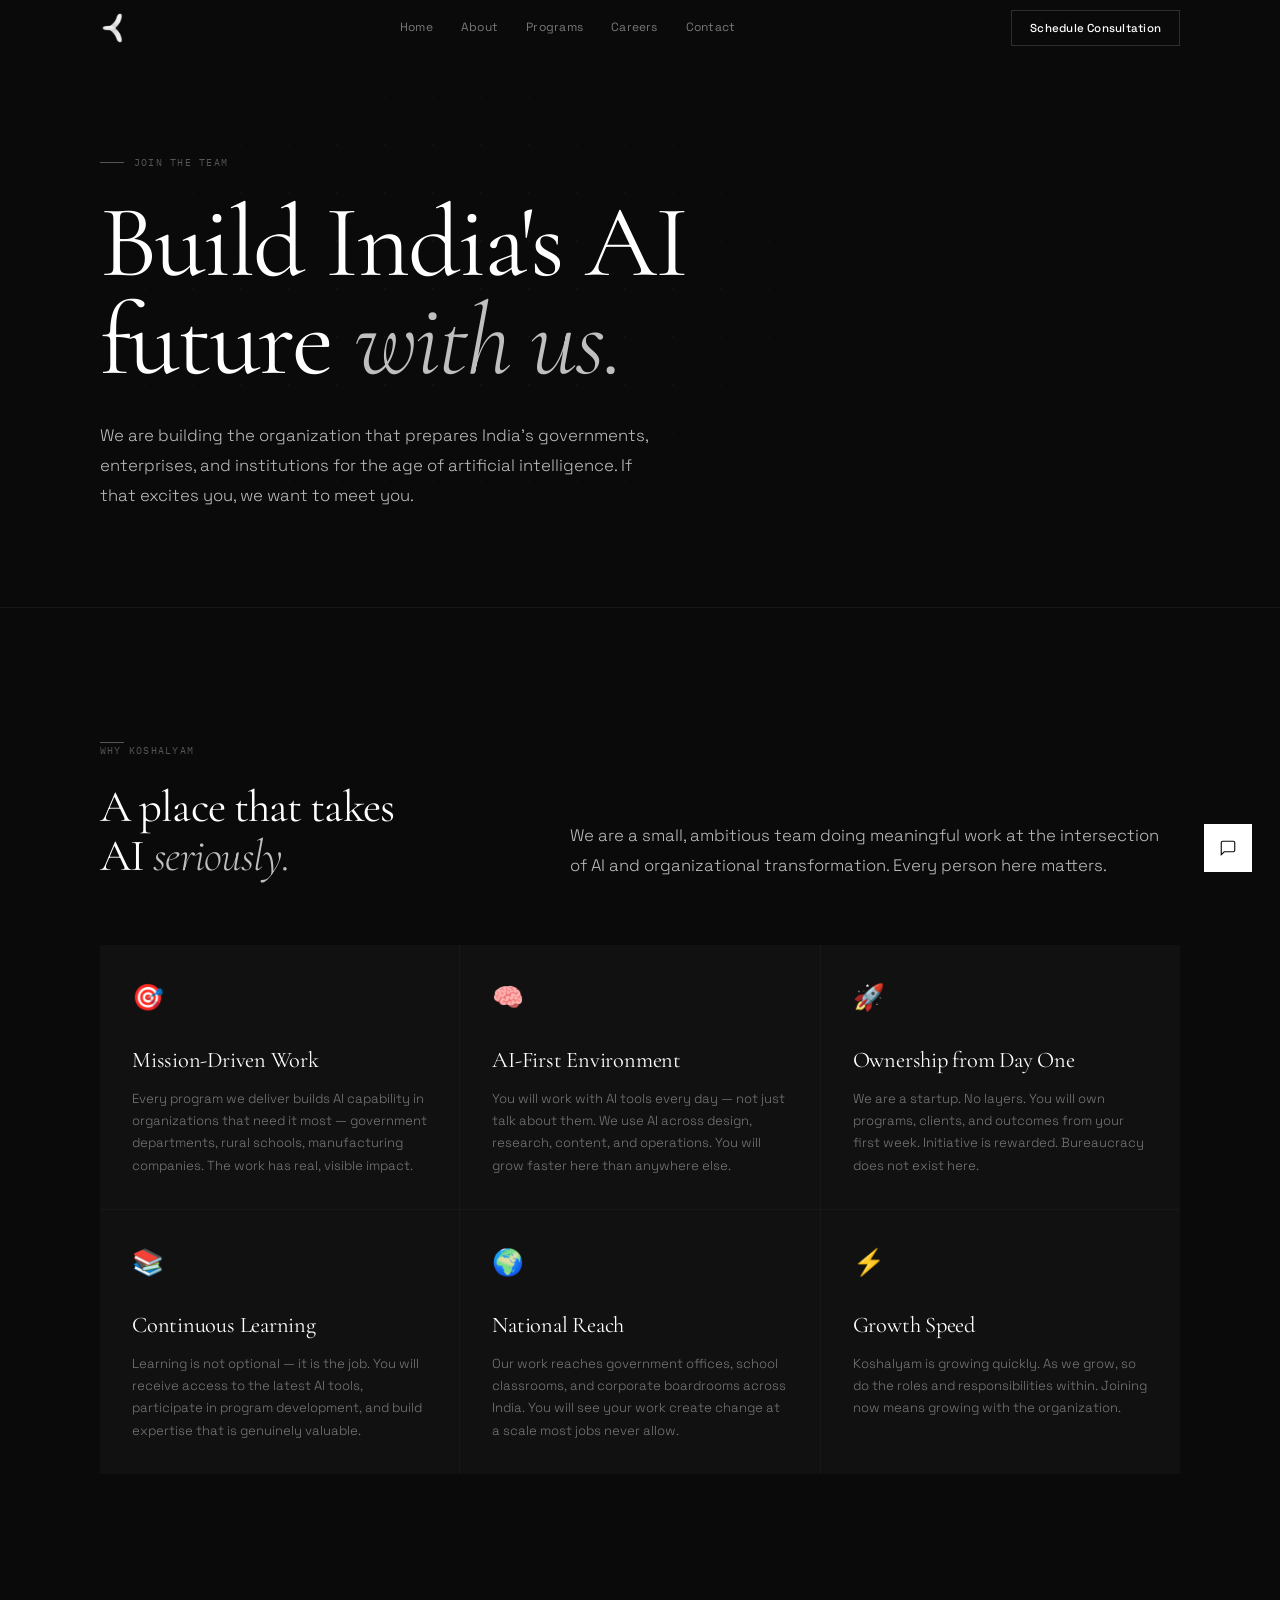
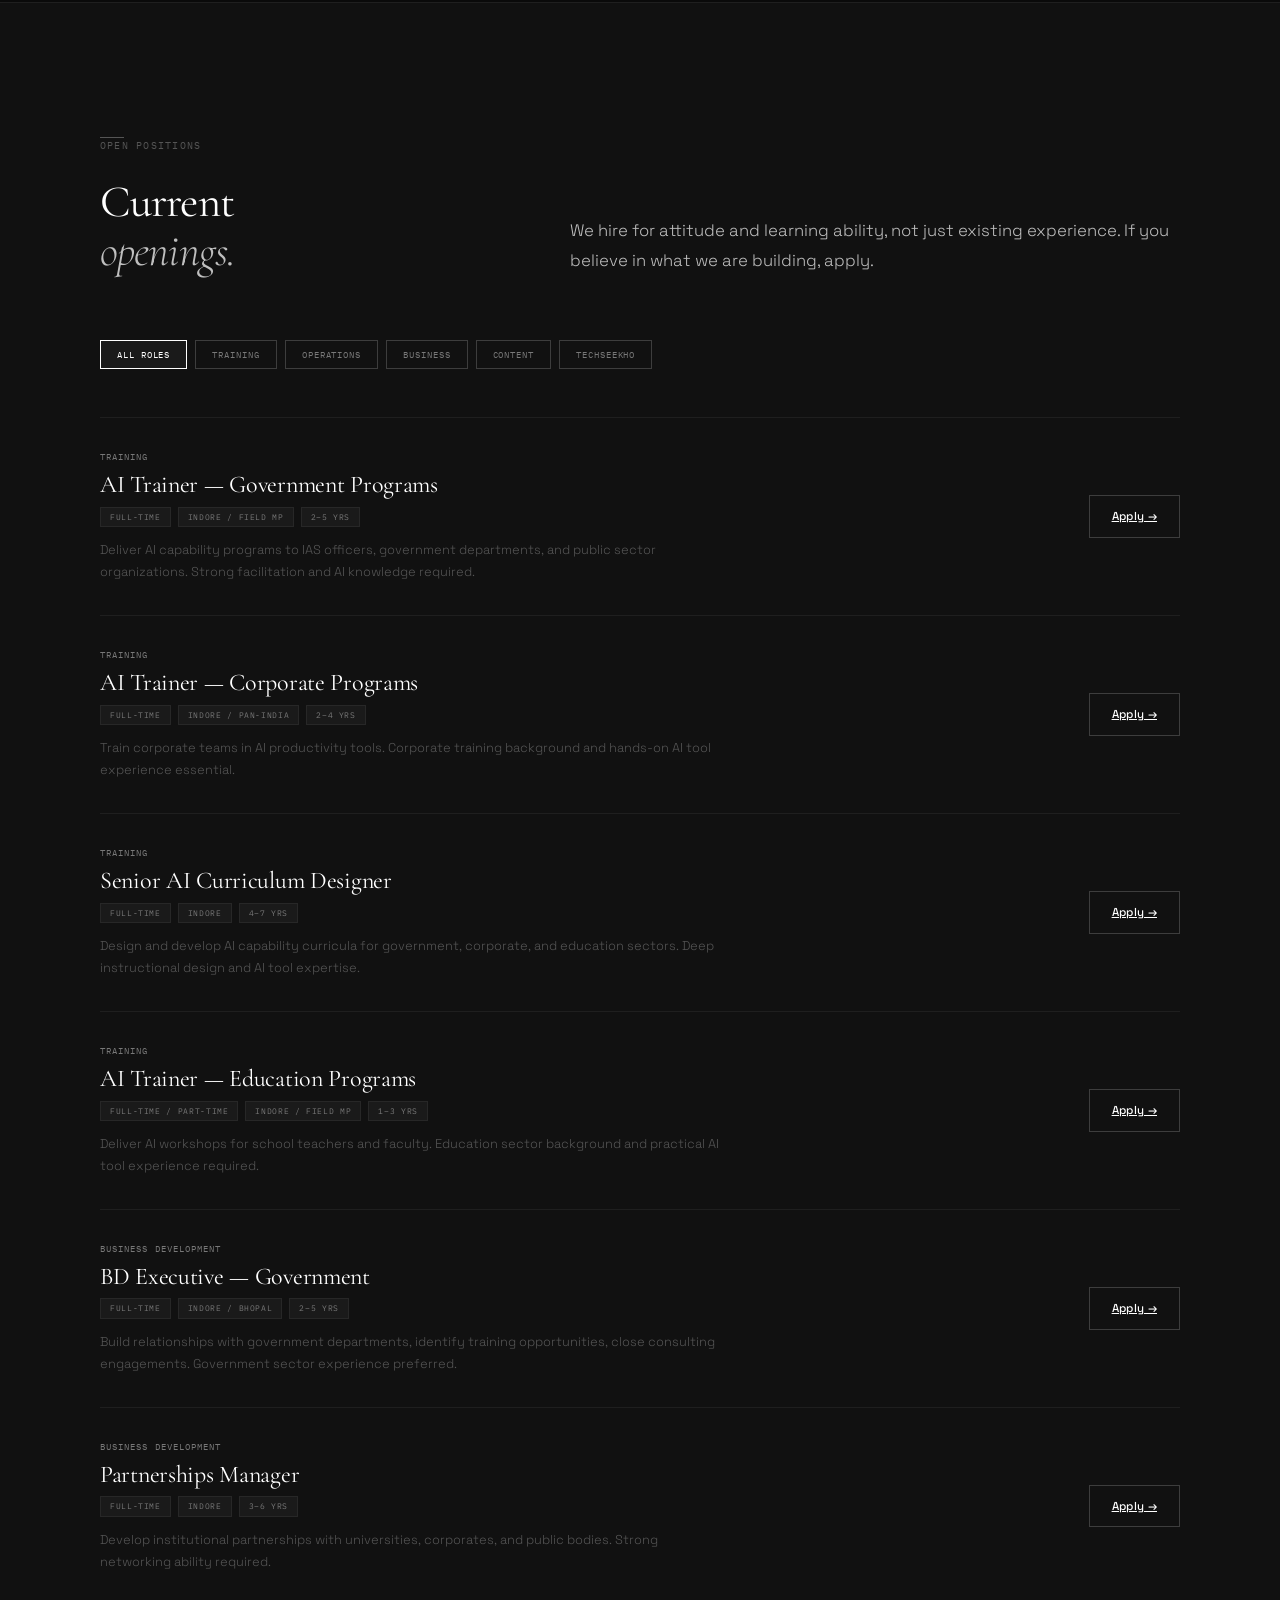
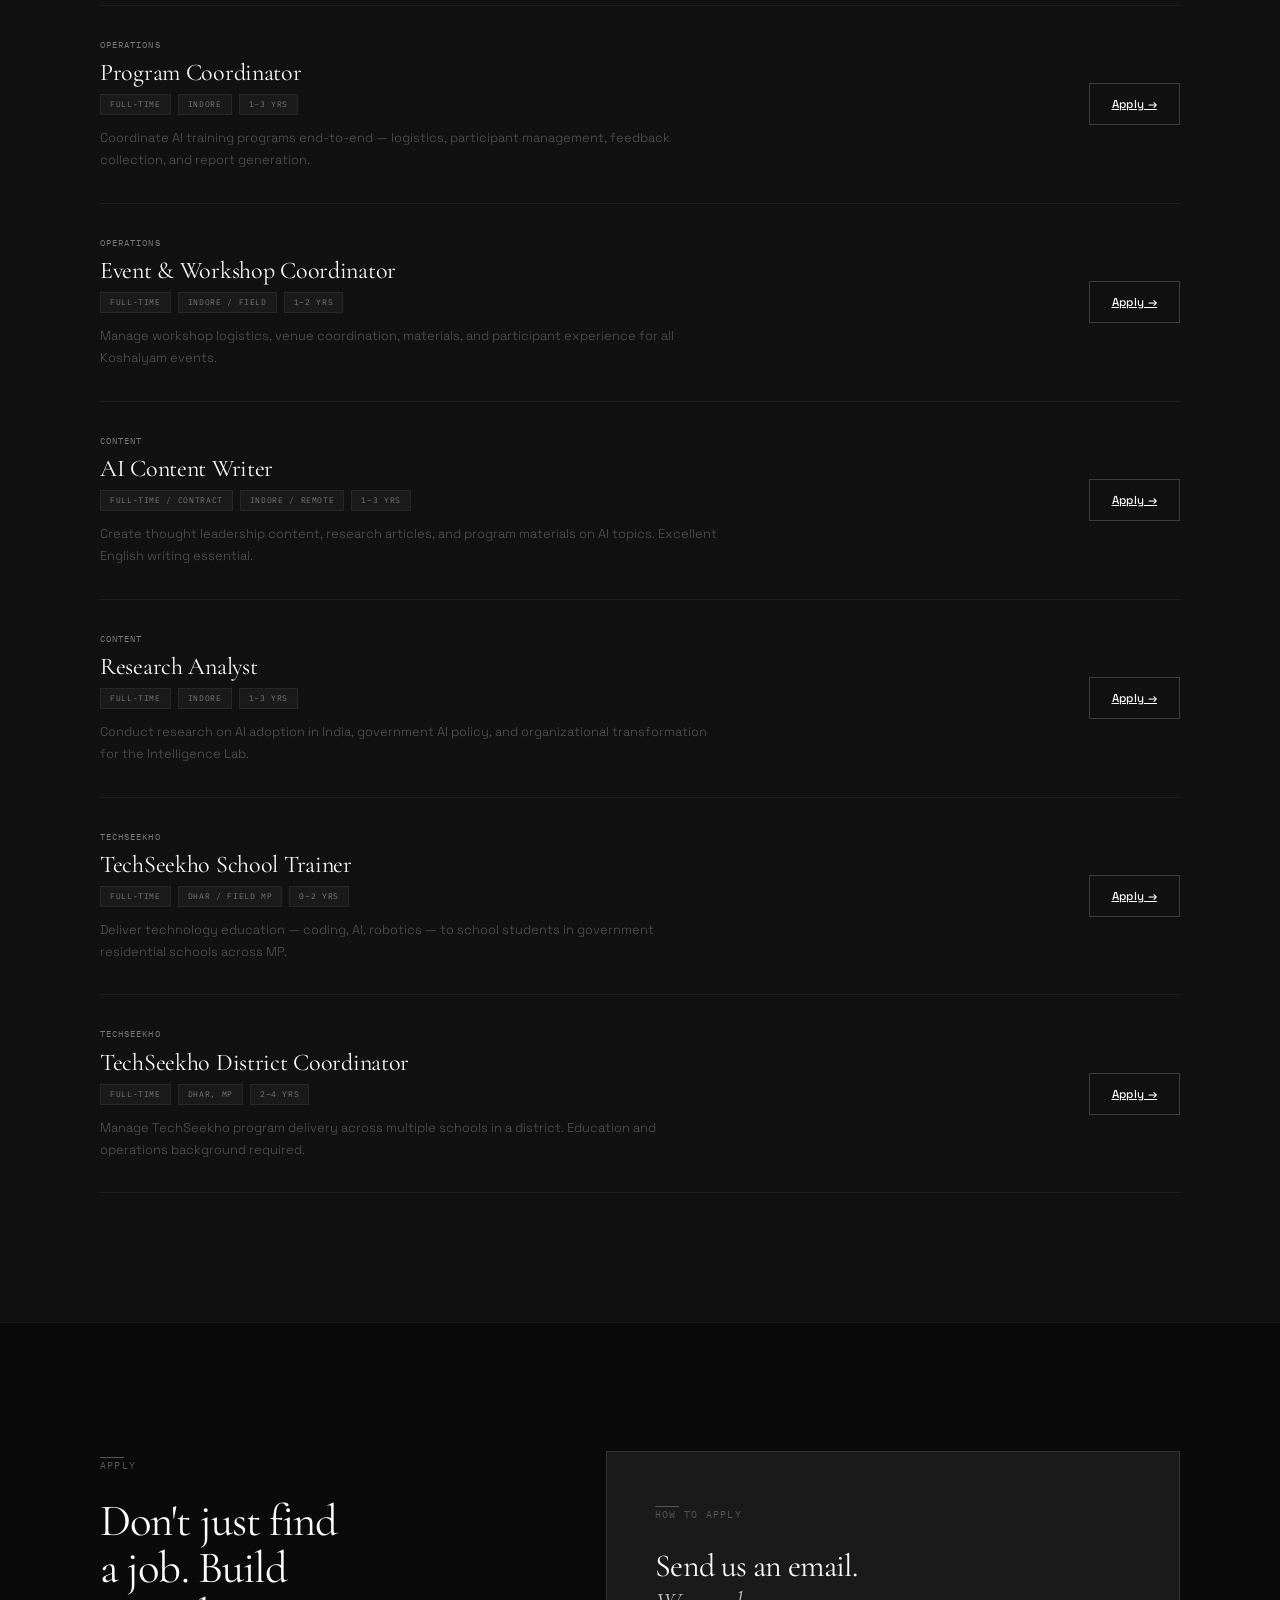
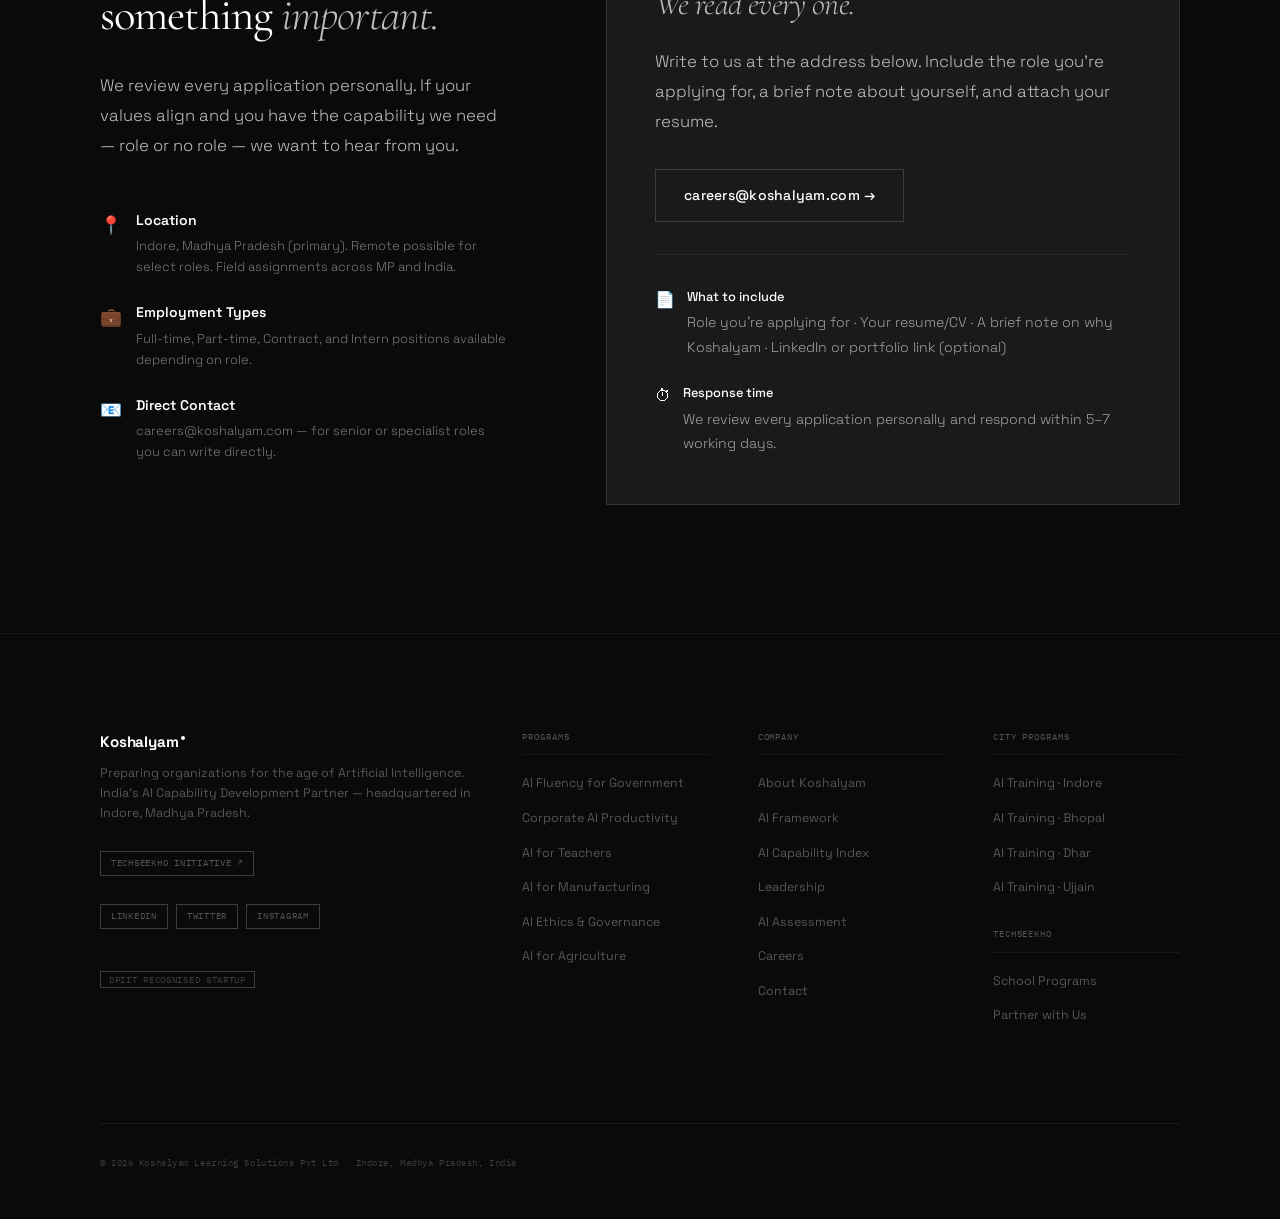
<file: careers.html>
<!DOCTYPE html>
<html lang="en" dir="ltr">
<head>
<meta charset="UTF-8"/>
<meta name="viewport" content="width=device-width,initial-scale=1.0"/>
<title>Careers — Koshalyam</title>
<meta name="description" content="Join Koshalyam. Open positions in AI training, curriculum design, business development, operations, and TechSeekho. Build India's AI capability."/>
<meta name="robots" content="index, follow"/>
<link rel="preconnect" href="https://fonts.googleapis.com"/>
<link rel="preconnect" href="https://fonts.gstatic.com" crossorigin/>
<link href="https://fonts.googleapis.com/css2?family=Cormorant+Garamond:ital,wght@0,300;0,400;0,500;0,600;1,300;1,400&family=Space+Grotesk:wght@300;400;500;600;700&family=IBM+Plex+Mono:wght@300;400;500&display=swap" rel="stylesheet"/>
<link rel="stylesheet" href="style.css"/>

  <link rel="icon" type="image/png" href="logo-white.png">
</head>
<body>

<div id="cur"></div>
<div id="cur-ring"></div>

<!-- ═══ NAVIGATION ═══ -->
<nav id="nav">
  <div class="wrap">
    <div class="nav-wrap">
      <a href="index.html" class="nav-logo-wrap">
        <img src="logo-white.png" alt="Koshalyam" class="nav-logo-img">
      </a>
      <div class="nav-center"><a href="index.html" class="nav-a">Home</a><a href="about.html" class="nav-a">About</a><a href="programs.html" class="nav-a">Programs</a><a href="careers.html" class="nav-a active">Careers</a><a href="contact.html" class="nav-a">Contact</a></div>
      <div class="nav-right">
        <a href="contact.html" class="nav-cta">Schedule Consultation</a>
        <button class="ham" id="ham" aria-label="Menu"><span></span><span></span><span style="width:12px"></span></button>
      </div>
    </div>
  </div>
</nav>

<div class="mob" id="mob-m"><a href="index.html" class="mob-a">Home</a><a href="about.html" class="mob-a">About</a><a href="programs.html" class="mob-a">Programs</a><a href="careers.html" class="mob-a">Careers</a><a href="contact.html" class="mob-a">Contact</a></div>


<section class="page-hero">
  <div class="page-hero-bg"></div>
  <div class="wrap" style="position:relative;z-index:2">
    <div class="ph-eyebrow"><span class="t-label">Join the Team</span></div>
    <h1 class="t-hero ph-title">Build India's AI<br>future <em>with us.</em></h1>
    <p class="t-body-lg ph-sub">We are building the organization that prepares India's governments, enterprises, and institutions for the age of artificial intelligence. If that excites you, we want to meet you.</p>
  </div>
</section>
<section class="section" id="culture" style="background:var(--ink);border-top:var(--b1)">
  <div class="wrap">
    <div class="sec-intro r">
      <div>
        <span class="t-label" style="margin-bottom:var(--s3);display:inline-block">Why Koshalyam</span>
        <h2 class="t-section" style="color:var(--white);font-family:var(--cg);font-weight:400;font-size:clamp(2rem,3.5vw,3rem);letter-spacing:-.02em">A place that takes<br>AI <em style="font-style:italic;color:var(--grey-2);font-weight:300">seriously.</em></h2>
      </div>
      <p class="t-body-lg">We are a small, ambitious team doing meaningful work at the intersection of AI and organizational transformation. Every person here matters.</p>
    </div>
    <div class="culture-grid r">
      <div class="culture-card">
        <span class="culture-icon">🎯</span>
        <h3 class="culture-title">Mission-Driven Work</h3>
        <p class="culture-body">Every program we deliver builds AI capability in organizations that need it most — government departments, rural schools, manufacturing companies. The work has real, visible impact.</p>
      </div>
      <div class="culture-card">
        <span class="culture-icon">🧠</span>
        <h3 class="culture-title">AI-First Environment</h3>
        <p class="culture-body">You will work with AI tools every day — not just talk about them. We use AI across design, research, content, and operations. You will grow faster here than anywhere else.</p>
      </div>
      <div class="culture-card">
        <span class="culture-icon">🚀</span>
        <h3 class="culture-title">Ownership from Day One</h3>
        <p class="culture-body">We are a startup. No layers. You will own programs, clients, and outcomes from your first week. Initiative is rewarded. Bureaucracy does not exist here.</p>
      </div>
      <div class="culture-card">
        <span class="culture-icon">📚</span>
        <h3 class="culture-title">Continuous Learning</h3>
        <p class="culture-body">Learning is not optional — it is the job. You will receive access to the latest AI tools, participate in program development, and build expertise that is genuinely valuable.</p>
      </div>
      <div class="culture-card">
        <span class="culture-icon">🌍</span>
        <h3 class="culture-title">National Reach</h3>
        <p class="culture-body">Our work reaches government offices, school classrooms, and corporate boardrooms across India. You will see your work create change at a scale most jobs never allow.</p>
      </div>
      <div class="culture-card">
        <span class="culture-icon">⚡</span>
        <h3 class="culture-title">Growth Speed</h3>
        <p class="culture-body">Koshalyam is growing quickly. As we grow, so do the roles and responsibilities within. Joining now means growing with the organization.</p>
      </div>
    </div>
  </div>
</section>
<section class="section" id="vacancies" style="background:var(--ink-2);border-top:var(--b1)">
  <div class="wrap">
    <div class="sec-intro r">
      <div>
        <span class="t-label" style="margin-bottom:var(--s3);display:inline-block">Open Positions</span>
        <h2 class="t-section" style="color:var(--white);font-family:var(--cg);font-weight:400;font-size:clamp(2rem,3.5vw,3rem);letter-spacing:-.02em">Current<br><em style="font-style:italic;color:var(--grey-2);font-weight:300">openings.</em></h2>
      </div>
      <p class="t-body-lg">We hire for attitude and learning ability, not just existing experience. If you believe in what we are building, apply.</p>
    </div>
    <div class="vf-row r">
      <button class="vf-btn active" onclick="filterVacancies('all',this)">All Roles</button>
      <button class="vf-btn" onclick="filterVacancies('training',this)">Training</button>
      <button class="vf-btn" onclick="filterVacancies('operations',this)">Operations</button>
      <button class="vf-btn" onclick="filterVacancies('business',this)">Business</button>
      <button class="vf-btn" onclick="filterVacancies('content',this)">Content</button>
      <button class="vf-btn" onclick="filterVacancies('techseekho',this)">TechSeekho</button>
    </div>
    <div class="vac-list r" id="vac-list"></div>
  </div>
</section>
<section class="section" id="apply-form" tabindex="-1" style="background:var(--ink);border-top:var(--b1)">
  <div class="wrap">
    <div class="apply-form-grid">
      <div class="apply-info r">
        <span class="t-label" style="margin-bottom:var(--s3);display:inline-block">Apply</span>
        <h2>Don't just find<br>a job. Build<br>something <em>important.</em></h2>
        <p class="t-body-lg" style="margin-top:var(--s3);margin-bottom:var(--s4)">We review every application personally. If your values align and you have the capability we need — role or no role — we want to hear from you.</p>
        <div class="apply-why">
          <div class="aw-item"><span class="aw-icon">📍</span><div><div class="aw-title">Location</div><p class="aw-body">Indore, Madhya Pradesh (primary). Remote possible for select roles. Field assignments across MP and India.</p></div></div>
          <div class="aw-item"><span class="aw-icon">💼</span><div><div class="aw-title">Employment Types</div><p class="aw-body">Full-time, Part-time, Contract, and Intern positions available depending on role.</p></div></div>
          <div class="aw-item"><span class="aw-icon">📧</span><div><div class="aw-title">Direct Contact</div><p class="aw-body">careers@koshalyam.com — for senior or specialist roles you can write directly.</p></div></div>
        </div>
      </div>
      <div class="r d2">
        <div class="form-box" style="background:var(--ink-3);border:var(--b2);padding:var(--s5)">
          <div style="margin-bottom:var(--s4)">
            <span class="t-label" style="margin-bottom:var(--s3);display:inline-block">How to Apply</span>
            <h3 style="font-family:var(--cg);font-size:clamp(1.6rem,2.5vw,2.2rem);font-weight:400;color:var(--white);line-height:1.2;letter-spacing:-.02em;margin-bottom:var(--s3)">Send us an email.<br><em style="font-weight:300;color:var(--grey-2)">We read every one.</em></h3>
            <p class="t-body-lg" style="margin-bottom:var(--s4)">Write to us at the address below. Include the role you're applying for, a brief note about yourself, and attach your resume.</p>
          </div>
          <a href="mailto:careers@koshalyam.com?subject=Application — [Role Name]" class="nav-cta" style="display:inline-block;padding:14px 28px;font-size:.875rem;margin-bottom:var(--s4)">careers@koshalyam.com →</a>
          <div style="border-top:var(--b1);padding-top:var(--s4);display:flex;flex-direction:column;gap:var(--s3)">
            <div style="display:flex;gap:12px;align-items:flex-start">
              <span style="font-size:1rem;flex-shrink:0">📄</span>
              <div>
                <div style="font-family:var(--sg);font-size:.8rem;font-weight:500;color:var(--white);margin-bottom:3px">What to include</div>
                <p class="t-body">Role you're applying for · Your resume/CV · A brief note on why Koshalyam · LinkedIn or portfolio link (optional)</p>
              </div>
            </div>
            <div style="display:flex;gap:12px;align-items:flex-start">
              <span style="font-size:1rem;flex-shrink:0">⏱</span>
              <div>
                <div style="font-family:var(--sg);font-size:.8rem;font-weight:500;color:var(--white);margin-bottom:3px">Response time</div>
                <p class="t-body">We review every application personally and respond within 5–7 working days.</p>
              </div>
            </div>
          </div>
        </div>
      </div>
    </div>
  </div>
</section>

<script>
var vacancies=[
  {cat:'training',dept:'Training',title:'AI Trainer — Government Programs',type:'Full-time',loc:'Indore / Field MP',exp:'2–5 yrs',desc:'Deliver AI capability programs to IAS officers, government departments, and public sector organizations. Strong facilitation and AI knowledge required.'},
  {cat:'training',dept:'Training',title:'AI Trainer — Corporate Programs',type:'Full-time',loc:'Indore / Pan-India',exp:'2–4 yrs',desc:'Train corporate teams in AI productivity tools. Corporate training background and hands-on AI tool experience essential.'},
  {cat:'training',dept:'Training',title:'Senior AI Curriculum Designer',type:'Full-time',loc:'Indore',exp:'4–7 yrs',desc:'Design and develop AI capability curricula for government, corporate, and education sectors. Deep instructional design and AI tool expertise.'},
  {cat:'training',dept:'Training',title:'AI Trainer — Education Programs',type:'Full-time / Part-time',loc:'Indore / Field MP',exp:'1–3 yrs',desc:'Deliver AI workshops for school teachers and faculty. Education sector background and practical AI tool experience required.'},
  {cat:'business',dept:'Business Development',title:'BD Executive — Government',type:'Full-time',loc:'Indore / Bhopal',exp:'2–5 yrs',desc:'Build relationships with government departments, identify training opportunities, close consulting engagements. Government sector experience preferred.'},
  {cat:'business',dept:'Business Development',title:'Partnerships Manager',type:'Full-time',loc:'Indore',exp:'3–6 yrs',desc:'Develop institutional partnerships with universities, corporates, and public bodies. Strong networking ability required.'},
  {cat:'operations',dept:'Operations',title:'Program Coordinator',type:'Full-time',loc:'Indore',exp:'1–3 yrs',desc:'Coordinate AI training programs end-to-end — logistics, participant management, feedback collection, and report generation.'},
  {cat:'operations',dept:'Operations',title:'Event & Workshop Coordinator',type:'Full-time',loc:'Indore / Field',exp:'1–2 yrs',desc:'Manage workshop logistics, venue coordination, materials, and participant experience for all Koshalyam events.'},
  {cat:'content',dept:'Content',title:'AI Content Writer',type:'Full-time / Contract',loc:'Indore / Remote',exp:'1–3 yrs',desc:'Create thought leadership content, research articles, and program materials on AI topics. Excellent English writing essential.'},
  {cat:'content',dept:'Content',title:'Research Analyst',type:'Full-time',loc:'Indore',exp:'1–3 yrs',desc:'Conduct research on AI adoption in India, government AI policy, and organizational transformation for the Intelligence Lab.'},
  {cat:'techseekho',dept:'TechSeekho',title:'TechSeekho School Trainer',type:'Full-time',loc:'Dhar / Field MP',exp:'0–2 yrs',desc:'Deliver technology education — coding, AI, robotics — to school students in government residential schools across MP.'},
  {cat:'techseekho',dept:'TechSeekho',title:'TechSeekho District Coordinator',type:'Full-time',loc:'Dhar, MP',exp:'2–4 yrs',desc:'Manage TechSeekho program delivery across multiple schools in a district. Education and operations background required.'}
];

function renderVacancies(){
  var list=document.getElementById('vac-list');
  list.innerHTML=vacancies.map(function(v){
    return '<div class="vac-row" data-cat="'+v.cat+'">'+
      '<div>'+
        '<div class="vac-dept">'+v.dept+'</div>'+
        '<div class="vac-title">'+v.title+'</div>'+
        '<div class="vac-tags">'+
          '<span class="vac-tag">'+v.type+'</span>'+
          '<span class="vac-tag">'+v.loc+'</span>'+
          '<span class="vac-tag">'+v.exp+'</span>'+
        '</div>'+
        '<p class="vac-desc">'+v.desc+'</p>'+
      '</div>'+
      '<a class="vac-apply" href="mailto:careers@koshalyam.com?subject='+encodeURIComponent('Application — '+v.title)+'">Apply →</a>'+
    '</div>';
  }).join('');
}
renderVacancies();
</script>

<!-- ═══ FOOTER ═══ -->
<footer>
  <div class="wrap">
    <div class="footer-top">
      <div class="footer-col">
        <div class="footer-brand-name">Koshalyam<span class="footer-brand-dot"></span></div>
        <p class="footer-tagline">Preparing organizations for the age of Artificial Intelligence. India's AI Capability Development Partner — headquartered in Indore, Madhya Pradesh.</p>
        <a href="https://techseekho.com" target="_blank" rel="noopener" class="footer-ts-link">TechSeekho Initiative ↗</a>
        <div style="display:flex;gap:8px;flex-wrap:wrap;margin-top:12px">
          <a href="https://www.linkedin.com/company/koshalyam" class="footer-ts-link">LinkedIn</a>
          <a href="https://x.com/Koshalyam_" class="footer-ts-link">Twitter</a>
          <a href="https://www.instagram.com/koshalyam.ai/" target="_blank" rel="noopener" class="footer-ts-link">Instagram</a>
        </div>
        <div style="margin-top:20px"><span class="footer-dpiit">DPIIT Recognised Startup</span></div>
      </div>
      <div class="footer-col">
        <div class="footer-col-hd">Programs</div>
        <ul class="footer-links">
          <li><a href="programs.html">AI Fluency for Government</a></li>
          <li><a href="programs.html">Corporate AI Productivity</a></li>
          <li><a href="programs.html">AI for Teachers</a></li>
          <li><a href="programs.html">AI for Manufacturing</a></li>
          <li><a href="programs.html">AI Ethics &amp; Governance</a></li>
          <li><a href="programs.html">AI for Agriculture</a></li>
        </ul>
      </div>
      <div class="footer-col">
        <div class="footer-col-hd">Company</div>
        <ul class="footer-links">
          <li><a href="about.html">About Koshalyam</a></li>
          <li><a href="about.html#framework">AI Framework</a></li>
          <li><a href="ai-index.html">AI Capability Index</a></li>
          <li><a href="about.html#leadership">Leadership</a></li>
          <!-- <li><a href="case-studies.html">Case Studies</a></li> -->
          <!-- <li><a href="research.html">Research Lab</a></li> -->
          <li><a href="ai-assessment.html">AI Assessment</a></li>
          <li><a href="careers.html">Careers</a></li>
          <li><a href="contact.html">Contact</a></li>
        </ul>
      </div>
      <div class="footer-col">
        <div class="footer-col-hd">City Programs</div>
        <ul class="footer-links">
          <li><a href="contact.html">AI Training · Indore</a></li>
          <li><a href="contact.html">AI Training · Bhopal</a></li>
          <li><a href="contact.html">AI Training · Dhar</a></li>
          <li><a href="contact.html">AI Training · Ujjain</a></li>
        </ul>
        <div style="margin-top:28px">
          <div class="footer-col-hd">TechSeekho</div>
          <ul class="footer-links">
            <li><a href="https://techseekho.com" target="_blank">School Programs</a></li>
            <li><a href="https://techseekho.com" target="_blank">Partner with Us</a></li>
          </ul>
        </div>
      </div>
    </div>
    <div class="footer-bottom">
      <div class="footer-copy">© 2026 Koshalyam Learning Solutions Pvt Ltd · Indore, Madhya Pradesh, India</div>
      <div class="footer-legal">
        <!-- <a href="#">Privacy Policy</a> -->
        <!-- <a href="#">Terms of Use</a> -->
        <!-- <a href="#">Sitemap</a> -->
      </div>
      
    </div>
  </div>
</footer>

<!-- ═══ AI CHAT ═══ -->
<button class="chat-fab" id="chat-fab" aria-label="AI Assistant">
  <svg viewBox="0 0 24 24"><path d="M21 15a2 2 0 0 1-2 2H7l-4 4V5a2 2 0 0 1 2-2h14a2 2 0 0 1 2 2z"/></svg>
</button>
<div class="chat-panel" id="chat-panel">
  <div class="chat-h">
    <div class="chat-h-l">
      <div class="chat-av">
        <svg viewBox="0 0 24 24"><circle cx="12" cy="12" r="3"/><path d="M12 2v4M12 18v4M4.22 4.22l2.83 2.83M16.95 16.95l2.83 2.83M2 12h4M18 12h4"/></svg>
      </div>
      <div>
        <div class="chat-h-name">Koshalyam AI</div>
        <div class="chat-h-st">Online — Ask about AI programs</div>
      </div>
    </div>
    <button class="chat-close" id="chat-close" aria-label="Close">
      <svg width="14" height="14" viewBox="0 0 24 24" stroke="currentColor" stroke-width="1.5" fill="none"><path d="M18 6L6 18M6 6l12 12"/></svg>
    </button>
  </div>
  <div class="chat-msgs" id="chat-msgs">
    <div class="chat-msg"><div class="chat-bub ai">Welcome. I'm Koshalyam's AI assistant. I can help you identify the right AI capability program for your organization. What brings you here?</div></div>
    <div class="chat-sugg-row">
      <button class="chat-sugg" onclick="chatSuggSend(this)">Government department AI training</button>
      <button class="chat-sugg" onclick="chatSuggSend(this)">Corporate AI productivity training</button>
      <button class="chat-sugg" onclick="chatSuggSend(this)">Take the AI Assessment</button>
      <button class="chat-sugg" onclick="chatSuggSend(this)">See open careers</button>
    </div>
  </div>
  <div class="chat-inp-row">
    <input class="chat-inp" id="chat-inp" type="text" placeholder="Ask about programs, industries, careers…"/>
    <button class="chat-send" onclick="chatInputSend()">→</button>
  </div>
</div>


<script src="script.js"></script>
</body>
</html>
</file>
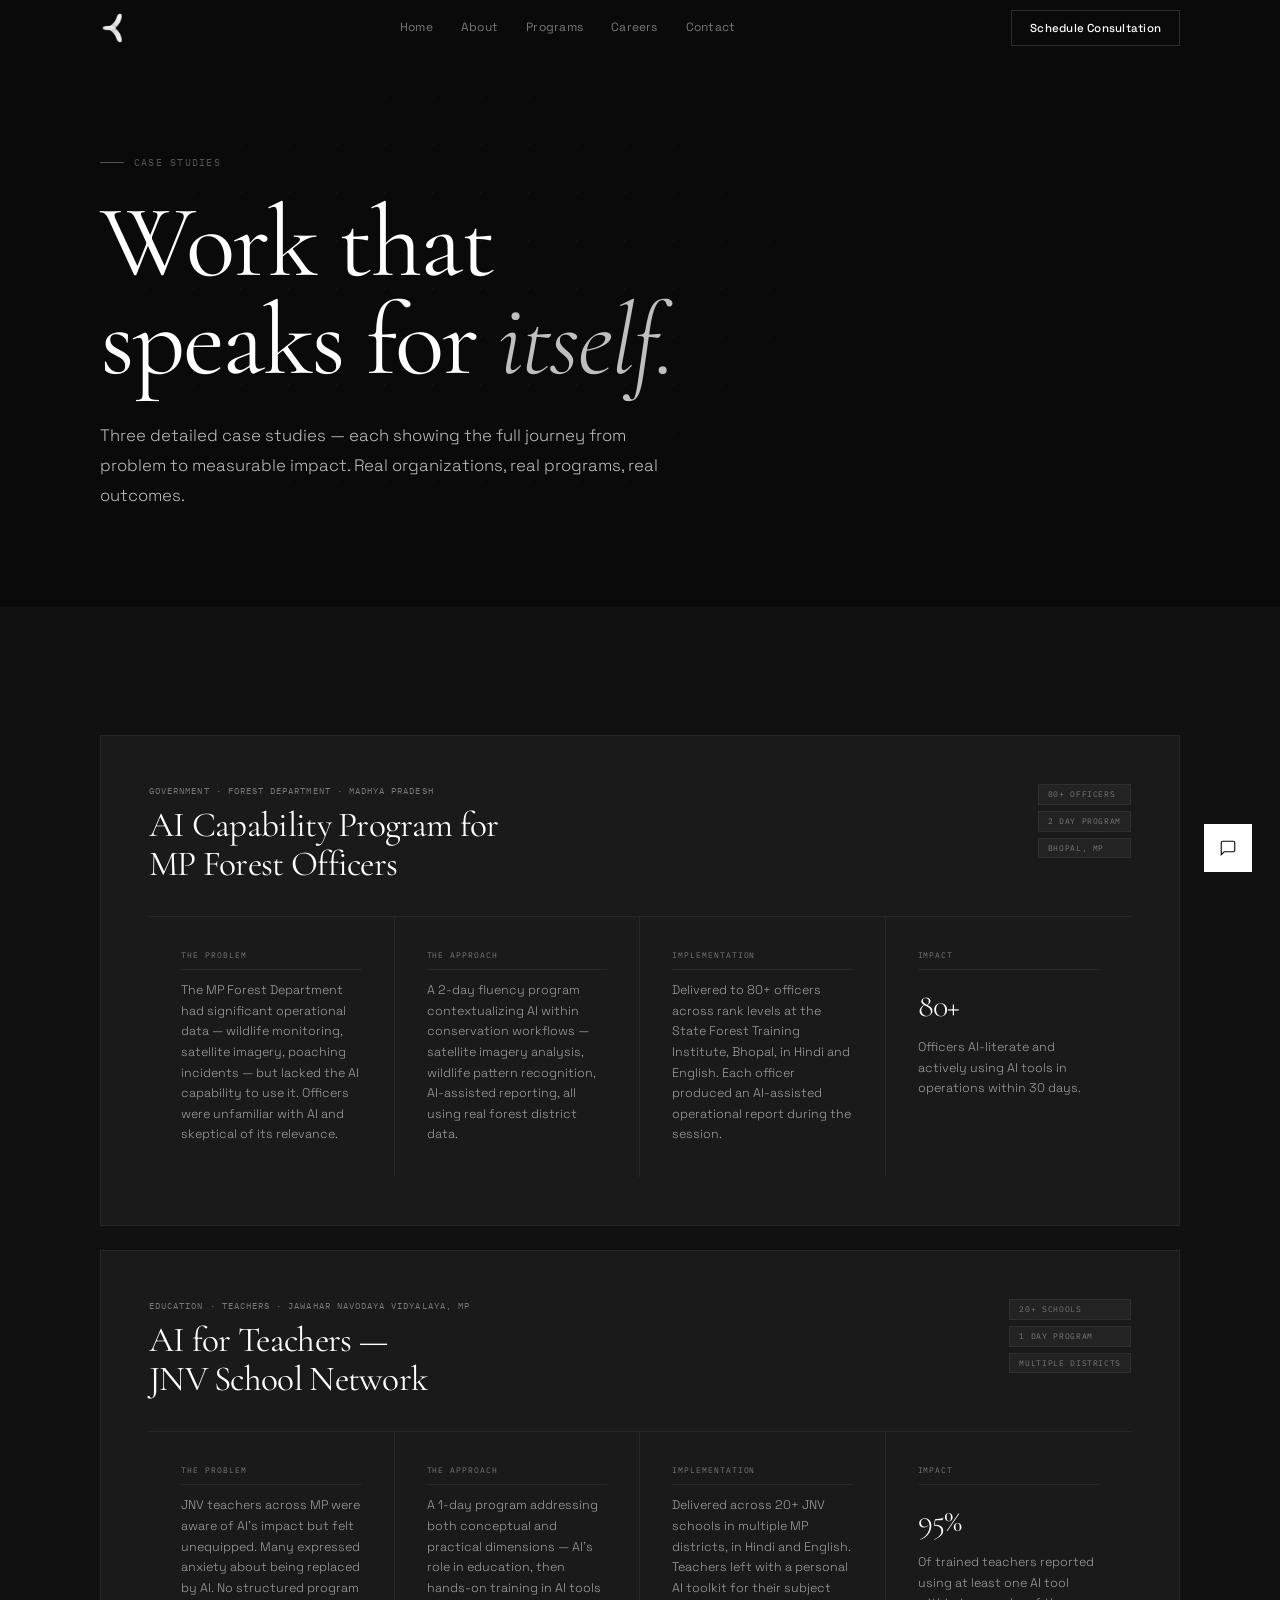
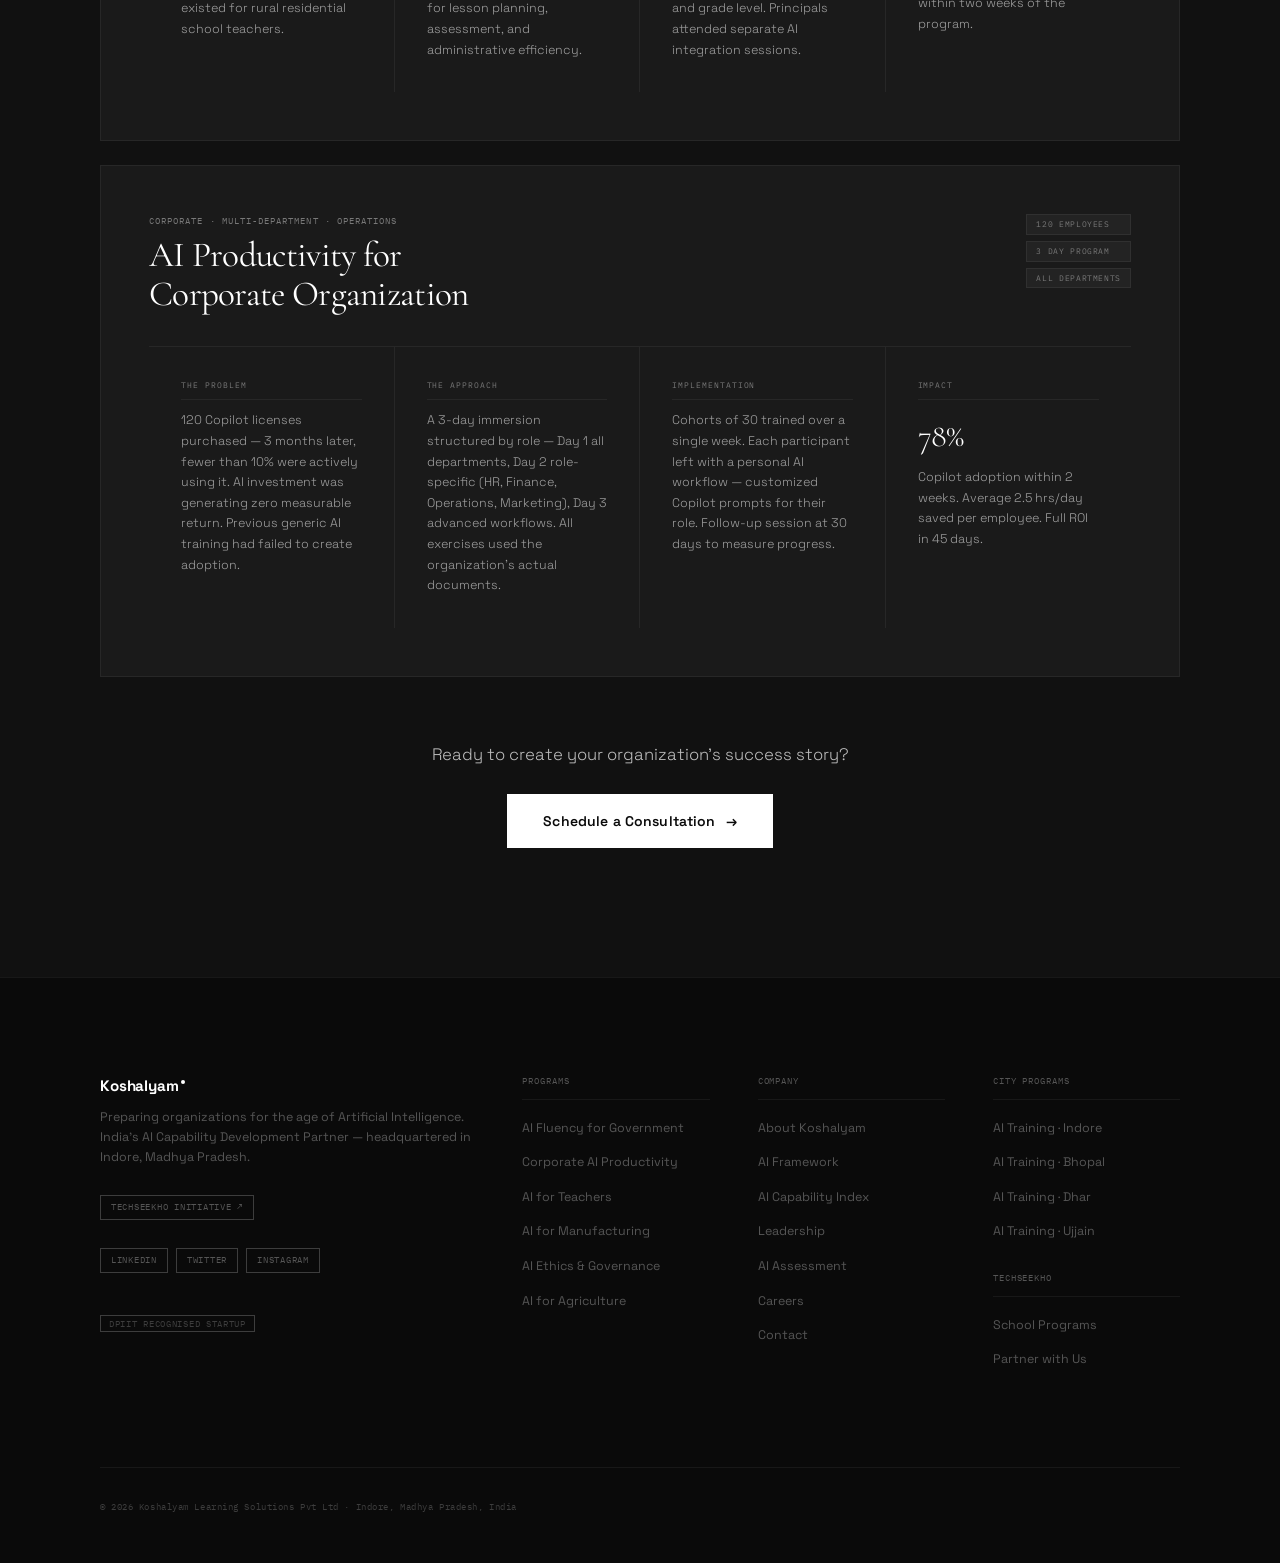
<file: case-studies.html>
<!DOCTYPE html>
<html lang="en" dir="ltr">
<head>
<meta charset="UTF-8"/>
<meta name="viewport" content="width=device-width,initial-scale=1.0"/>
<title>Case Studies — Koshalyam</title>
<meta name="description" content="Koshalyam case studies — MP Forest Department, JNV Schools, Corporate AI Productivity. Problem, approach, implementation, impact."/>
<meta name="robots" content="index, follow"/>
<link rel="preconnect" href="https://fonts.googleapis.com"/>
<link rel="preconnect" href="https://fonts.gstatic.com" crossorigin/>
<link href="https://fonts.googleapis.com/css2?family=Cormorant+Garamond:ital,wght@0,300;0,400;0,500;0,600;1,300;1,400&family=Space+Grotesk:wght@300;400;500;600;700&family=IBM+Plex+Mono:wght@300;400;500&display=swap" rel="stylesheet"/>
<link rel="stylesheet" href="style.css"/>

  <link rel="icon" type="image/png" href="logo-white.png">
</head>
<body>

<div id="cur"></div>
<div id="cur-ring"></div>

<!-- ═══ NAVIGATION ═══ -->
<nav id="nav">
  <div class="wrap">
    <div class="nav-wrap">
      <a href="index.html" class="nav-logo-wrap">
        <img src="logo-white.png" alt="Koshalyam" class="nav-logo-img">
      </a>
      <div class="nav-center"><a href="index.html" class="nav-a">Home</a><a href="about.html" class="nav-a">About</a><a href="programs.html" class="nav-a">Programs</a><a href="careers.html" class="nav-a">Careers</a><a href="contact.html" class="nav-a">Contact</a></div>
      <div class="nav-right">
        <a href="contact.html" class="nav-cta">Schedule Consultation</a>
        <button class="ham" id="ham" aria-label="Menu"><span></span><span></span><span style="width:12px"></span></button>
      </div>
    </div>
  </div>
</nav>

<div class="mob" id="mob-m"><a href="index.html" class="mob-a">Home</a><a href="about.html" class="mob-a">About</a><a href="programs.html" class="mob-a">Programs</a><a href="careers.html" class="mob-a">Careers</a><a href="contact.html" class="mob-a">Contact</a></div>


<section class="page-hero">
  <div class="page-hero-bg"></div>
  <div class="wrap" style="position:relative;z-index:2">
    <div class="ph-eyebrow"><span class="t-label">Case Studies</span></div>
    <h1 class="t-hero ph-title">Work that<br>speaks for <em>itself.</em></h1>
    <p class="t-body-lg ph-sub">Three detailed case studies — each showing the full journey from problem to measurable impact. Real organizations, real programs, real outcomes.</p>
  </div>
</section>
<section class="section" id="full-cases" style="background:var(--ink-2)">
  <div class="wrap">
    <div class="r" style="display:flex;flex-direction:column;gap:var(--s3)">
      <!-- Case 1 -->
      <article class="case-row" style="display:block;padding:var(--s5);background:var(--ink-3);border:var(--b1)">
        <div style="display:grid;grid-template-columns:1fr auto;gap:var(--s3);margin-bottom:var(--s4);align-items:start">
          <div>
            <div style="font-family:var(--mono);font-size:.55rem;letter-spacing:.12em;text-transform:uppercase;color:var(--grey-4);margin-bottom:8px">Government · Forest Department · Madhya Pradesh</div>
            <h3 style="font-family:var(--cg);font-size:clamp(1.5rem,2.8vw,2.2rem);font-weight:400;color:var(--white);letter-spacing:-.02em;line-height:1.1">AI Capability Program for<br>MP Forest Officers</h3>
          </div>
          <div style="display:flex;flex-direction:column;gap:6px">
            <span class="vac-tag">80+ Officers</span>
            <span class="vac-tag">2 Day Program</span>
            <span class="vac-tag">Bhopal, MP</span>
          </div>
        </div>
        <div style="display:grid;grid-template-columns:repeat(4,1fr);gap:0;border-top:var(--b1)">
          <div style="padding:var(--s4);border-right:var(--b1)">
            <div style="font-family:var(--mono);font-size:.5rem;letter-spacing:.12em;text-transform:uppercase;color:var(--grey-4);margin-bottom:10px;padding-bottom:8px;border-bottom:var(--b1)">The Problem</div>
            <p style="font-size:.78rem;color:var(--grey-3);line-height:1.65;font-weight:300">The MP Forest Department had significant operational data — wildlife monitoring, satellite imagery, poaching incidents — but lacked the AI capability to use it. Officers were unfamiliar with AI and skeptical of its relevance.</p>
          </div>
          <div style="padding:var(--s4);border-right:var(--b1)">
            <div style="font-family:var(--mono);font-size:.5rem;letter-spacing:.12em;text-transform:uppercase;color:var(--grey-4);margin-bottom:10px;padding-bottom:8px;border-bottom:var(--b1)">The Approach</div>
            <p style="font-size:.78rem;color:var(--grey-3);line-height:1.65;font-weight:300">A 2-day fluency program contextualizing AI within conservation workflows — satellite imagery analysis, wildlife pattern recognition, AI-assisted reporting, all using real forest district data.</p>
          </div>
          <div style="padding:var(--s4);border-right:var(--b1)">
            <div style="font-family:var(--mono);font-size:.5rem;letter-spacing:.12em;text-transform:uppercase;color:var(--grey-4);margin-bottom:10px;padding-bottom:8px;border-bottom:var(--b1)">Implementation</div>
            <p style="font-size:.78rem;color:var(--grey-3);line-height:1.65;font-weight:300">Delivered to 80+ officers across rank levels at the State Forest Training Institute, Bhopal, in Hindi and English. Each officer produced an AI-assisted operational report during the session.</p>
          </div>
          <div style="padding:var(--s4)">
            <div style="font-family:var(--mono);font-size:.5rem;letter-spacing:.12em;text-transform:uppercase;color:var(--grey-4);margin-bottom:10px;padding-bottom:8px;border-bottom:var(--b1)">Impact</div>
            <p style="font-size:.78rem;color:var(--grey-3);line-height:1.65;font-weight:300"><span style="font-family:var(--cg);font-size:2rem;color:var(--white);letter-spacing:-.03em;display:block;margin-bottom:4px">80+</span>Officers AI-literate and actively using AI tools in operations within 30 days.</p>
          </div>
        </div>
      </article>

      <!-- Case 2 -->
      <article class="case-row" style="display:block;padding:var(--s5);background:var(--ink-3);border:var(--b1)">
        <div style="display:grid;grid-template-columns:1fr auto;gap:var(--s3);margin-bottom:var(--s4);align-items:start">
          <div>
            <div style="font-family:var(--mono);font-size:.55rem;letter-spacing:.12em;text-transform:uppercase;color:var(--grey-4);margin-bottom:8px">Education · Teachers · Jawahar Navodaya Vidyalaya, MP</div>
            <h3 style="font-family:var(--cg);font-size:clamp(1.5rem,2.8vw,2.2rem);font-weight:400;color:var(--white);letter-spacing:-.02em;line-height:1.1">AI for Teachers —<br>JNV School Network</h3>
          </div>
          <div style="display:flex;flex-direction:column;gap:6px">
            <span class="vac-tag">20+ Schools</span>
            <span class="vac-tag">1 Day Program</span>
            <span class="vac-tag">Multiple Districts</span>
          </div>
        </div>
        <div style="display:grid;grid-template-columns:repeat(4,1fr);gap:0;border-top:var(--b1)">
          <div style="padding:var(--s4);border-right:var(--b1)">
            <div style="font-family:var(--mono);font-size:.5rem;letter-spacing:.12em;text-transform:uppercase;color:var(--grey-4);margin-bottom:10px;padding-bottom:8px;border-bottom:var(--b1)">The Problem</div>
            <p style="font-size:.78rem;color:var(--grey-3);line-height:1.65;font-weight:300">JNV teachers across MP were aware of AI's impact but felt unequipped. Many expressed anxiety about being replaced by AI. No structured program existed for rural residential school teachers.</p>
          </div>
          <div style="padding:var(--s4);border-right:var(--b1)">
            <div style="font-family:var(--mono);font-size:.5rem;letter-spacing:.12em;text-transform:uppercase;color:var(--grey-4);margin-bottom:10px;padding-bottom:8px;border-bottom:var(--b1)">The Approach</div>
            <p style="font-size:.78rem;color:var(--grey-3);line-height:1.65;font-weight:300">A 1-day program addressing both conceptual and practical dimensions — AI's role in education, then hands-on training in AI tools for lesson planning, assessment, and administrative efficiency.</p>
          </div>
          <div style="padding:var(--s4);border-right:var(--b1)">
            <div style="font-family:var(--mono);font-size:.5rem;letter-spacing:.12em;text-transform:uppercase;color:var(--grey-4);margin-bottom:10px;padding-bottom:8px;border-bottom:var(--b1)">Implementation</div>
            <p style="font-size:.78rem;color:var(--grey-3);line-height:1.65;font-weight:300">Delivered across 20+ JNV schools in multiple MP districts, in Hindi and English. Teachers left with a personal AI toolkit for their subject and grade level. Principals attended separate AI integration sessions.</p>
          </div>
          <div style="padding:var(--s4)">
            <div style="font-family:var(--mono);font-size:.5rem;letter-spacing:.12em;text-transform:uppercase;color:var(--grey-4);margin-bottom:10px;padding-bottom:8px;border-bottom:var(--b1)">Impact</div>
            <p style="font-size:.78rem;color:var(--grey-3);line-height:1.65;font-weight:300"><span style="font-family:var(--cg);font-size:2rem;color:var(--white);letter-spacing:-.03em;display:block;margin-bottom:4px">95%</span>Of trained teachers reported using at least one AI tool within two weeks of the program.</p>
          </div>
        </div>
      </article>

      <!-- Case 3 -->
      <article class="case-row" style="display:block;padding:var(--s5);background:var(--ink-3);border:var(--b1)">
        <div style="display:grid;grid-template-columns:1fr auto;gap:var(--s3);margin-bottom:var(--s4);align-items:start">
          <div>
            <div style="font-family:var(--mono);font-size:.55rem;letter-spacing:.12em;text-transform:uppercase;color:var(--grey-4);margin-bottom:8px">Corporate · Multi-Department · Operations</div>
            <h3 style="font-family:var(--cg);font-size:clamp(1.5rem,2.8vw,2.2rem);font-weight:400;color:var(--white);letter-spacing:-.02em;line-height:1.1">AI Productivity for<br>Corporate Organization</h3>
          </div>
          <div style="display:flex;flex-direction:column;gap:6px">
            <span class="vac-tag">120 Employees</span>
            <span class="vac-tag">3 Day Program</span>
            <span class="vac-tag">All Departments</span>
          </div>
        </div>
        <div style="display:grid;grid-template-columns:repeat(4,1fr);gap:0;border-top:var(--b1)">
          <div style="padding:var(--s4);border-right:var(--b1)">
            <div style="font-family:var(--mono);font-size:.5rem;letter-spacing:.12em;text-transform:uppercase;color:var(--grey-4);margin-bottom:10px;padding-bottom:8px;border-bottom:var(--b1)">The Problem</div>
            <p style="font-size:.78rem;color:var(--grey-3);line-height:1.65;font-weight:300">120 Copilot licenses purchased — 3 months later, fewer than 10% were actively using it. AI investment was generating zero measurable return. Previous generic AI training had failed to create adoption.</p>
          </div>
          <div style="padding:var(--s4);border-right:var(--b1)">
            <div style="font-family:var(--mono);font-size:.5rem;letter-spacing:.12em;text-transform:uppercase;color:var(--grey-4);margin-bottom:10px;padding-bottom:8px;border-bottom:var(--b1)">The Approach</div>
            <p style="font-size:.78rem;color:var(--grey-3);line-height:1.65;font-weight:300">A 3-day immersion structured by role — Day 1 all departments, Day 2 role-specific (HR, Finance, Operations, Marketing), Day 3 advanced workflows. All exercises used the organization's actual documents.</p>
          </div>
          <div style="padding:var(--s4);border-right:var(--b1)">
            <div style="font-family:var(--mono);font-size:.5rem;letter-spacing:.12em;text-transform:uppercase;color:var(--grey-4);margin-bottom:10px;padding-bottom:8px;border-bottom:var(--b1)">Implementation</div>
            <p style="font-size:.78rem;color:var(--grey-3);line-height:1.65;font-weight:300">Cohorts of 30 trained over a single week. Each participant left with a personal AI workflow — customized Copilot prompts for their role. Follow-up session at 30 days to measure progress.</p>
          </div>
          <div style="padding:var(--s4)">
            <div style="font-family:var(--mono);font-size:.5rem;letter-spacing:.12em;text-transform:uppercase;color:var(--grey-4);margin-bottom:10px;padding-bottom:8px;border-bottom:var(--b1)">Impact</div>
            <p style="font-size:.78rem;color:var(--grey-3);line-height:1.65;font-weight:300"><span style="font-family:var(--cg);font-size:2rem;color:var(--white);letter-spacing:-.03em;display:block;margin-bottom:4px">78%</span>Copilot adoption within 2 weeks. Average 2.5 hrs/day saved per employee. Full ROI in 45 days.</p>
          </div>
        </div>
      </article>
    </div>

    <div class="r" style="text-align:center;margin-top:var(--s6)">
      <p class="t-body-lg" style="margin-bottom:var(--s3)">Ready to create your organization's success story?</p>
      <a href="contact.html" class="btn-primary" style="display:inline-flex;align-items:center;gap:10px;padding:16px 36px;background:var(--white);color:var(--ink);text-decoration:none;font-family:var(--sg);font-weight:600;font-size:.875rem;letter-spacing:.01em;transition:background .2s">Schedule a Consultation <span>→</span></a>
    </div>
  </div>
</section>

<!-- ═══ FOOTER ═══ -->
<footer>
  <div class="wrap">
    <div class="footer-top">
      <div class="footer-col">
        <div class="footer-brand-name">Koshalyam<span class="footer-brand-dot"></span></div>
        <p class="footer-tagline">Preparing organizations for the age of Artificial Intelligence. India's AI Capability Development Partner — headquartered in Indore, Madhya Pradesh.</p>
        <a href="https://techseekho.com" target="_blank" rel="noopener" class="footer-ts-link">TechSeekho Initiative ↗</a>
        <div style="display:flex;gap:8px;flex-wrap:wrap;margin-top:12px">
          <a href="https://www.linkedin.com/company/koshalyam" class="footer-ts-link">LinkedIn</a>
          <a href="https://x.com/Koshalyam_" class="footer-ts-link">Twitter</a>
          <a href="https://www.instagram.com/koshalyam.ai/" target="_blank" rel="noopener" class="footer-ts-link">Instagram</a>
        </div>
        <div style="margin-top:20px"><span class="footer-dpiit">DPIIT Recognised Startup</span></div>
      </div>
      <div class="footer-col">
        <div class="footer-col-hd">Programs</div>
        <ul class="footer-links">
          <li><a href="programs.html">AI Fluency for Government</a></li>
          <li><a href="programs.html">Corporate AI Productivity</a></li>
          <li><a href="programs.html">AI for Teachers</a></li>
          <li><a href="programs.html">AI for Manufacturing</a></li>
          <li><a href="programs.html">AI Ethics &amp; Governance</a></li>
          <li><a href="programs.html">AI for Agriculture</a></li>
        </ul>
      </div>
      <div class="footer-col">
        <div class="footer-col-hd">Company</div>
        <ul class="footer-links">
          <li><a href="about.html">About Koshalyam</a></li>
          <li><a href="about.html#framework">AI Framework</a></li>
          <li><a href="ai-index.html">AI Capability Index</a></li>
          <li><a href="about.html#leadership">Leadership</a></li>
          <!-- <li><a href="case-studies.html">Case Studies</a></li> -->
          <!-- <li><a href="research.html">Research Lab</a></li> -->
          <li><a href="ai-assessment.html">AI Assessment</a></li>
          <li><a href="careers.html">Careers</a></li>
          <li><a href="contact.html">Contact</a></li>
        </ul>
      </div>
      <div class="footer-col">
        <div class="footer-col-hd">City Programs</div>
        <ul class="footer-links">
          <li><a href="contact.html">AI Training · Indore</a></li>
          <li><a href="contact.html">AI Training · Bhopal</a></li>
          <li><a href="contact.html">AI Training · Dhar</a></li>
          <li><a href="contact.html">AI Training · Ujjain</a></li>
        </ul>
        <div style="margin-top:28px">
          <div class="footer-col-hd">TechSeekho</div>
          <ul class="footer-links">
            <li><a href="https://techseekho.com" target="_blank">School Programs</a></li>
            <li><a href="https://techseekho.com" target="_blank">Partner with Us</a></li>
          </ul>
        </div>
      </div>
    </div>
    <div class="footer-bottom">
      <div class="footer-copy">© 2026 Koshalyam Learning Solutions Pvt Ltd · Indore, Madhya Pradesh, India</div>
      <div class="footer-legal">
        <!-- <a href="#">Privacy Policy</a> -->
        <!-- <a href="#">Terms of Use</a> -->
        <!-- <a href="#">Sitemap</a> -->
      </div>
      
    </div>
  </div>
</footer>

<!-- ═══ AI CHAT ═══ -->
<button class="chat-fab" id="chat-fab" aria-label="AI Assistant">
  <svg viewBox="0 0 24 24"><path d="M21 15a2 2 0 0 1-2 2H7l-4 4V5a2 2 0 0 1 2-2h14a2 2 0 0 1 2 2z"/></svg>
</button>
<div class="chat-panel" id="chat-panel">
  <div class="chat-h">
    <div class="chat-h-l">
      <div class="chat-av">
        <svg viewBox="0 0 24 24"><circle cx="12" cy="12" r="3"/><path d="M12 2v4M12 18v4M4.22 4.22l2.83 2.83M16.95 16.95l2.83 2.83M2 12h4M18 12h4"/></svg>
      </div>
      <div>
        <div class="chat-h-name">Koshalyam AI</div>
        <div class="chat-h-st">Online — Ask about AI programs</div>
      </div>
    </div>
    <button class="chat-close" id="chat-close" aria-label="Close">
      <svg width="14" height="14" viewBox="0 0 24 24" stroke="currentColor" stroke-width="1.5" fill="none"><path d="M18 6L6 18M6 6l12 12"/></svg>
    </button>
  </div>
  <div class="chat-msgs" id="chat-msgs">
    <div class="chat-msg"><div class="chat-bub ai">Welcome. I'm Koshalyam's AI assistant. I can help you identify the right AI capability program for your organization. What brings you here?</div></div>
    <div class="chat-sugg-row">
      <button class="chat-sugg" onclick="chatSuggSend(this)">Government department AI training</button>
      <button class="chat-sugg" onclick="chatSuggSend(this)">Corporate AI productivity training</button>
      <button class="chat-sugg" onclick="chatSuggSend(this)">Take the AI Assessment</button>
      <button class="chat-sugg" onclick="chatSuggSend(this)">See open careers</button>
    </div>
  </div>
  <div class="chat-inp-row">
    <input class="chat-inp" id="chat-inp" type="text" placeholder="Ask about programs, industries, careers…"/>
    <button class="chat-send" onclick="chatInputSend()">→</button>
  </div>
</div>


<script src="script.js"></script>
</body>
</html>
</file>
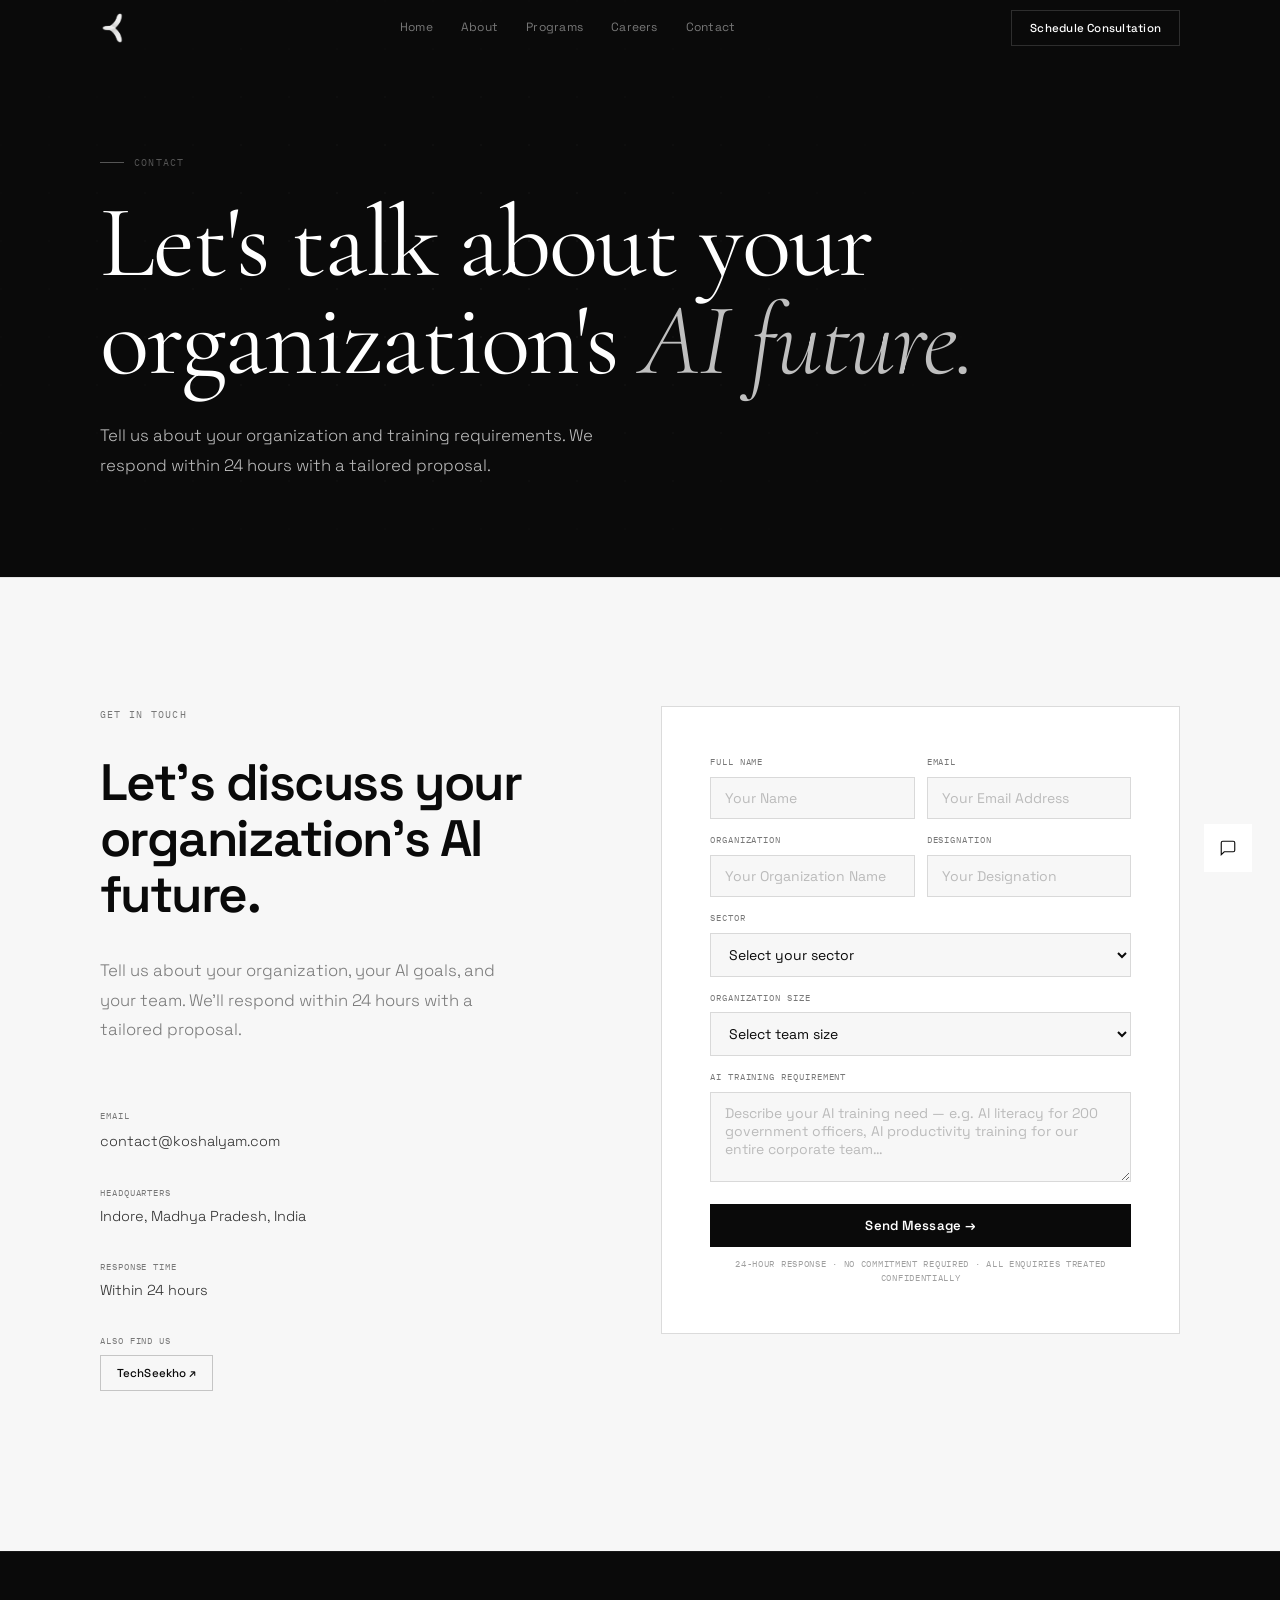
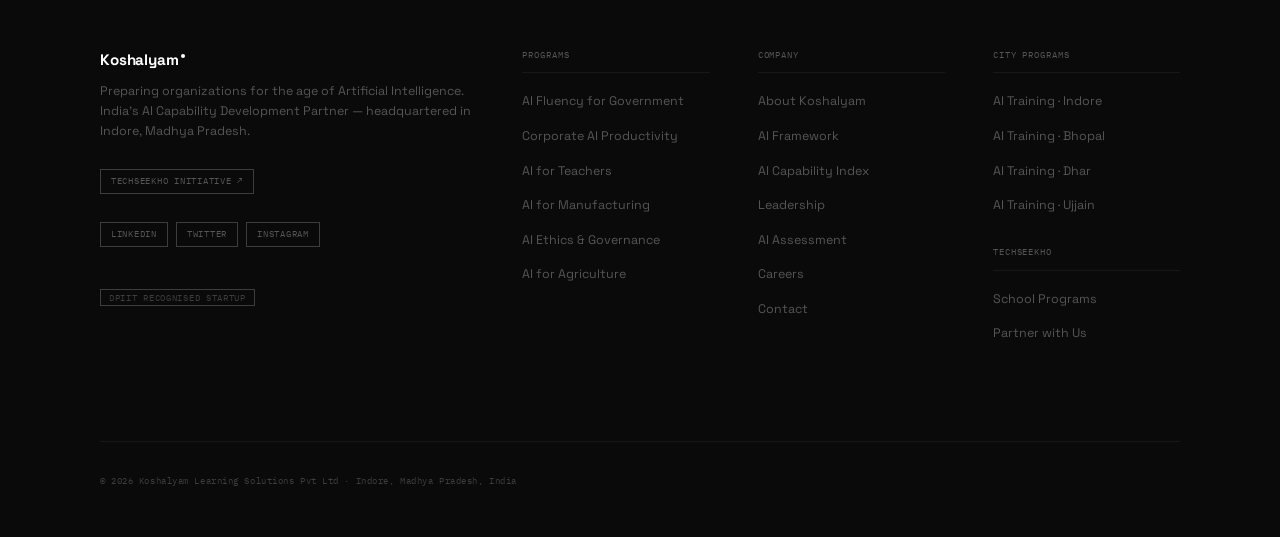
<file: contact.html>
<!DOCTYPE html>
<html lang="en" dir="ltr">
<head>
<meta charset="UTF-8"/>
<meta name="viewport" content="width=device-width,initial-scale=1.0"/>
<title>Contact — Koshalyam</title>
<meta name="description" content="Contact Koshalyam for AI capability training, productivity programs, and transformation consulting. 24-hour response. Indore, MP."/>
<meta name="robots" content="index, follow"/>
<link rel="preconnect" href="https://fonts.googleapis.com"/>
<link rel="preconnect" href="https://fonts.gstatic.com" crossorigin/>
<link href="https://fonts.googleapis.com/css2?family=Cormorant+Garamond:ital,wght@0,300;0,400;0,500;0,600;1,300;1,400&family=Space+Grotesk:wght@300;400;500;600;700&family=IBM+Plex+Mono:wght@300;400;500&display=swap" rel="stylesheet"/>
<link rel="stylesheet" href="style.css"/>

  <link rel="icon" type="image/png" href="logo-white.png">
</head>
<body>

<div id="cur"></div>
<div id="cur-ring"></div>

<!-- ═══ NAVIGATION ═══ -->
<nav id="nav">
  <div class="wrap">
    <div class="nav-wrap">
      <a href="index.html" class="nav-logo-wrap">
        <img src="logo-white.png" alt="Koshalyam" class="nav-logo-img">
      </a>
      <div class="nav-center"><a href="index.html" class="nav-a">Home</a><a href="about.html" class="nav-a">About</a><a href="programs.html" class="nav-a">Programs</a><a href="careers.html" class="nav-a">Careers</a><a href="contact.html" class="nav-a active">Contact</a></div>
      <div class="nav-right">
        <a href="contact.html" class="nav-cta">Schedule Consultation</a>
        <button class="ham" id="ham" aria-label="Menu"><span></span><span></span><span style="width:12px"></span></button>
      </div>
    </div>
  </div>
</nav>

<div class="mob" id="mob-m"><a href="index.html" class="mob-a">Home</a><a href="about.html" class="mob-a">About</a><a href="programs.html" class="mob-a">Programs</a><a href="careers.html" class="mob-a">Careers</a><a href="contact.html" class="mob-a">Contact</a></div>


<section class="page-hero">
  <div class="page-hero-bg"></div>
  <div class="wrap" style="position:relative;z-index:2">
    <div class="ph-eyebrow"><span class="t-label">Contact</span></div>
    <h1 class="t-hero ph-title">Let's talk about your<br>organization's <em>AI future.</em></h1>
    <p class="t-body-lg ph-sub">Tell us about your organization and training requirements. We respond within 24 hours with a tailored proposal.</p>
  </div>
</section>
<section class="section" id="contact">
  <div class="wrap">
    <div class="contact-inner">
      <div class="r on-light">
        <span class="t-label no-line" style="color:var(--grey-4);margin-bottom:var(--s4)">Get in Touch</span>
        <h2 class="t-section on-light" style="margin-bottom:var(--s4)">Let's discuss your<br>organization's AI future.</h2>
        <p class="t-body-lg on-light" style="margin-bottom:var(--s6)">Tell us about your organization, your AI goals, and your team. We'll respond within 24 hours with a tailored proposal.</p>
        <div class="contact-info-item"><div class="ci-label">Email</div><a href="mailto:contact@koshalyam.com" class="ci-value" style="text-decoration:none;transition:color .2s" onmouseover="this.style.color='#000'" onmouseout="this.style.color='var(--ink-5)'">contact@koshalyam.com</a></div>
        <div class="contact-info-item"><div class="ci-label">Headquarters</div><div class="ci-value">Indore, Madhya Pradesh, India</div></div>
        <div class="contact-info-item"><div class="ci-label">Response time</div><div class="ci-value">Within 24 hours</div></div>
        <div class="contact-info-item"><div class="ci-label">Also find us</div><div style="margin-top:6px;display:flex;gap:8px;flex-wrap:wrap"><a href="https://techseekho.com" target="_blank" class="btn btn-ghost on-light-btn" style="padding:8px 16px;font-size:.72rem">TechSeekho ↗</a></div></div>
      </div>
      <div class="r r-d2">
        <div class="form-box" id="form-wrap">
          <div id="form-success" class="f-success">
            <span class="f-success-icon">✓</span>
            <div class="f-success-title">Message received.</div>
            <p class="f-success-sub">We'll respond within 24 hours with a tailored proposal for your organization.</p>
          </div>
          <form id="main-form" onsubmit="handleForm(event)">
            <input type="hidden" name="access_key" value="d9b53cde-8675-4dc3-90ed-08cd30e54197"/>
            <input type="hidden" name="subject" value="New Enquiry — Koshalyam Contact Form"/>
            <input type="hidden" name="from_name" value="Koshalyam Website"/>
            <input type="checkbox" name="botcheck" style="display:none"/>
            <div style="display:grid;grid-template-columns:1fr 1fr;gap:12px">
              <div><label class="f-label">Full Name</label><input class="f-in" type="text" name="name" placeholder="Your Name" required/></div>
              <div><label class="f-label">Email</label><input class="f-in" type="email" name="email" placeholder="Your Email Address" required/></div>
            </div>
            <div style="display:grid;grid-template-columns:1fr 1fr;gap:12px">
              <div><label class="f-label">Organization</label><input class="f-in" type="text" name="organization" placeholder="Your Organization Name" required/></div>
              <div><label class="f-label">Designation</label><input class="f-in" type="text" name="designation" placeholder="Your Designation"/></div>
            </div>
            <div><label class="f-label">Sector</label>
              <select class="f-in f-sel" name="sector"><option value="">Select your sector</option><option>Government / Public Sector</option><option>Manufacturing</option><option>Pharma / Healthcare</option><option>Agriculture</option><option>Banking / Finance</option><option>Education / University</option><option>E-commerce / Retail</option><option>Technology</option><option>Other</option></select>
            </div>
            <div><label class="f-label">Organization Size</label>
              <select class="f-in f-sel" name="org_size"><option value="">Select team size</option><option>1-50</option><option>51-200</option><option>201-1000</option><option>1000-5000</option><option>5000+</option></select>
            </div>
            <div><label class="f-label">AI Training Requirement</label><textarea class="f-in f-ta" name="message" placeholder="Describe your AI training need — e.g. AI literacy for 200 government officers, AI productivity training for our entire corporate team…" required></textarea></div>
            <div id="f-error" class="f-error" style="display:none">Something went wrong. Please try again or email us directly at contact@koshalyam.com.</div>
            <button type="submit" class="f-submit" id="f-btn">Send Message →</button>
            <p class="f-note">24-hour response · No commitment required · All enquiries treated confidentially</p>
          </form>
        </div>
      </div>
    </div>
  </div>
</section>

<!-- ═══ FOOTER ═══ -->
<footer>
  <div class="wrap">
    <div class="footer-top">
      <div class="footer-col">
        <div class="footer-brand-name">Koshalyam<span class="footer-brand-dot"></span></div>
        <p class="footer-tagline">Preparing organizations for the age of Artificial Intelligence. India's AI Capability Development Partner — headquartered in Indore, Madhya Pradesh.</p>
        <a href="https://techseekho.com" target="_blank" rel="noopener" class="footer-ts-link">TechSeekho Initiative ↗</a>
        <div style="display:flex;gap:8px;flex-wrap:wrap;margin-top:12px">
          <a href="https://www.linkedin.com/company/koshalyam" class="footer-ts-link">LinkedIn</a>
          <a href="https://x.com/Koshalyam_" class="footer-ts-link">Twitter</a>
          <a href="https://www.instagram.com/koshalyam.ai/" target="_blank" rel="noopener" class="footer-ts-link">Instagram</a>
        </div>
        <div style="margin-top:20px"><span class="footer-dpiit">DPIIT Recognised Startup</span></div>
      </div>
      <div class="footer-col">
        <div class="footer-col-hd">Programs</div>
        <ul class="footer-links">
          <li><a href="programs.html">AI Fluency for Government</a></li>
          <li><a href="programs.html">Corporate AI Productivity</a></li>
          <li><a href="programs.html">AI for Teachers</a></li>
          <li><a href="programs.html">AI for Manufacturing</a></li>
          <li><a href="programs.html">AI Ethics &amp; Governance</a></li>
          <li><a href="programs.html">AI for Agriculture</a></li>
        </ul>
      </div>
      <div class="footer-col">
        <div class="footer-col-hd">Company</div>
        <ul class="footer-links">
          <li><a href="about.html">About Koshalyam</a></li>
          <li><a href="about.html#framework">AI Framework</a></li>
          <li><a href="ai-index.html">AI Capability Index</a></li>
          <li><a href="about.html#leadership">Leadership</a></li>
          <!-- <li><a href="case-studies.html">Case Studies</a></li> -->
          <!-- <li><a href="research.html">Research Lab</a></li> -->
          <li><a href="ai-assessment.html">AI Assessment</a></li>
          <li><a href="careers.html">Careers</a></li>
          <li><a href="contact.html">Contact</a></li>
        </ul>
      </div>
      <div class="footer-col">
        <div class="footer-col-hd">City Programs</div>
        <ul class="footer-links">
          <li><a href="contact.html">AI Training · Indore</a></li>
          <li><a href="contact.html">AI Training · Bhopal</a></li>
          <li><a href="contact.html">AI Training · Dhar</a></li>
          <li><a href="contact.html">AI Training · Ujjain</a></li>
        </ul>
        <div style="margin-top:28px">
          <div class="footer-col-hd">TechSeekho</div>
          <ul class="footer-links">
            <li><a href="https://techseekho.com" target="_blank">School Programs</a></li>
            <li><a href="https://techseekho.com" target="_blank">Partner with Us</a></li>
          </ul>
        </div>
      </div>
    </div>
    <div class="footer-bottom">
      <div class="footer-copy">© 2026 Koshalyam Learning Solutions Pvt Ltd · Indore, Madhya Pradesh, India</div>
      <div class="footer-legal">
        <!-- <a href="#">Privacy Policy</a> -->
        <!-- <a href="#">Terms of Use</a> -->
        <!-- <a href="#">Sitemap</a> -->
      </div>
      
    </div>
  </div>
</footer>

<!-- ═══ AI CHAT ═══ -->
<button class="chat-fab" id="chat-fab" aria-label="AI Assistant">
  <svg viewBox="0 0 24 24"><path d="M21 15a2 2 0 0 1-2 2H7l-4 4V5a2 2 0 0 1 2-2h14a2 2 0 0 1 2 2z"/></svg>
</button>
<div class="chat-panel" id="chat-panel">
  <div class="chat-h">
    <div class="chat-h-l">
      <div class="chat-av">
        <svg viewBox="0 0 24 24"><circle cx="12" cy="12" r="3"/><path d="M12 2v4M12 18v4M4.22 4.22l2.83 2.83M16.95 16.95l2.83 2.83M2 12h4M18 12h4"/></svg>
      </div>
      <div>
        <div class="chat-h-name">Koshalyam AI</div>
        <div class="chat-h-st">Online — Ask about AI programs</div>
      </div>
    </div>
    <button class="chat-close" id="chat-close" aria-label="Close">
      <svg width="14" height="14" viewBox="0 0 24 24" stroke="currentColor" stroke-width="1.5" fill="none"><path d="M18 6L6 18M6 6l12 12"/></svg>
    </button>
  </div>
  <div class="chat-msgs" id="chat-msgs">
    <div class="chat-msg"><div class="chat-bub ai">Welcome. I'm Koshalyam's AI assistant. I can help you identify the right AI capability program for your organization. What brings you here?</div></div>
    <div class="chat-sugg-row">
      <button class="chat-sugg" onclick="chatSuggSend(this)">Government department AI training</button>
      <button class="chat-sugg" onclick="chatSuggSend(this)">Corporate AI productivity training</button>
      <button class="chat-sugg" onclick="chatSuggSend(this)">Take the AI Assessment</button>
      <button class="chat-sugg" onclick="chatSuggSend(this)">See open careers</button>
    </div>
  </div>
  <div class="chat-inp-row">
    <input class="chat-inp" id="chat-inp" type="text" placeholder="Ask about programs, industries, careers…"/>
    <button class="chat-send" onclick="chatInputSend()">→</button>
  </div>
</div>


<script src="script.js"></script>
</body>
</html>
</file>
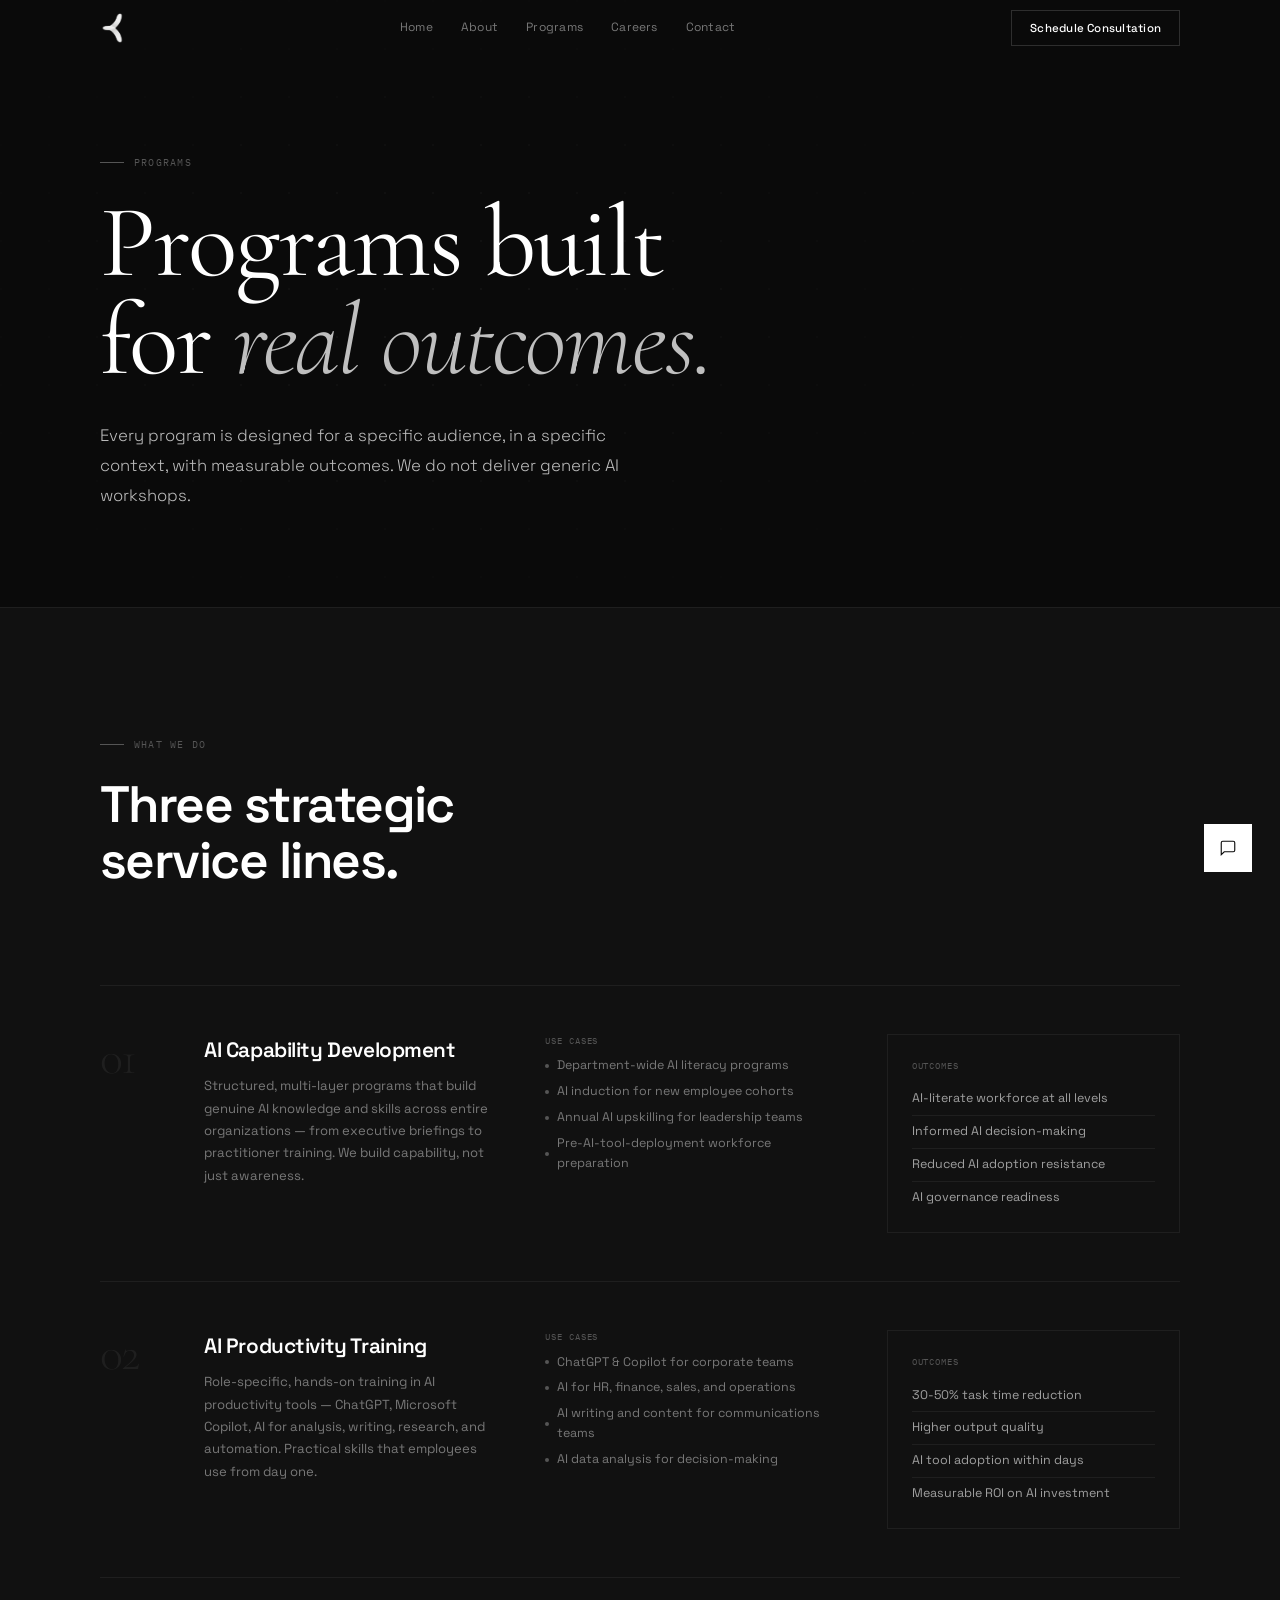
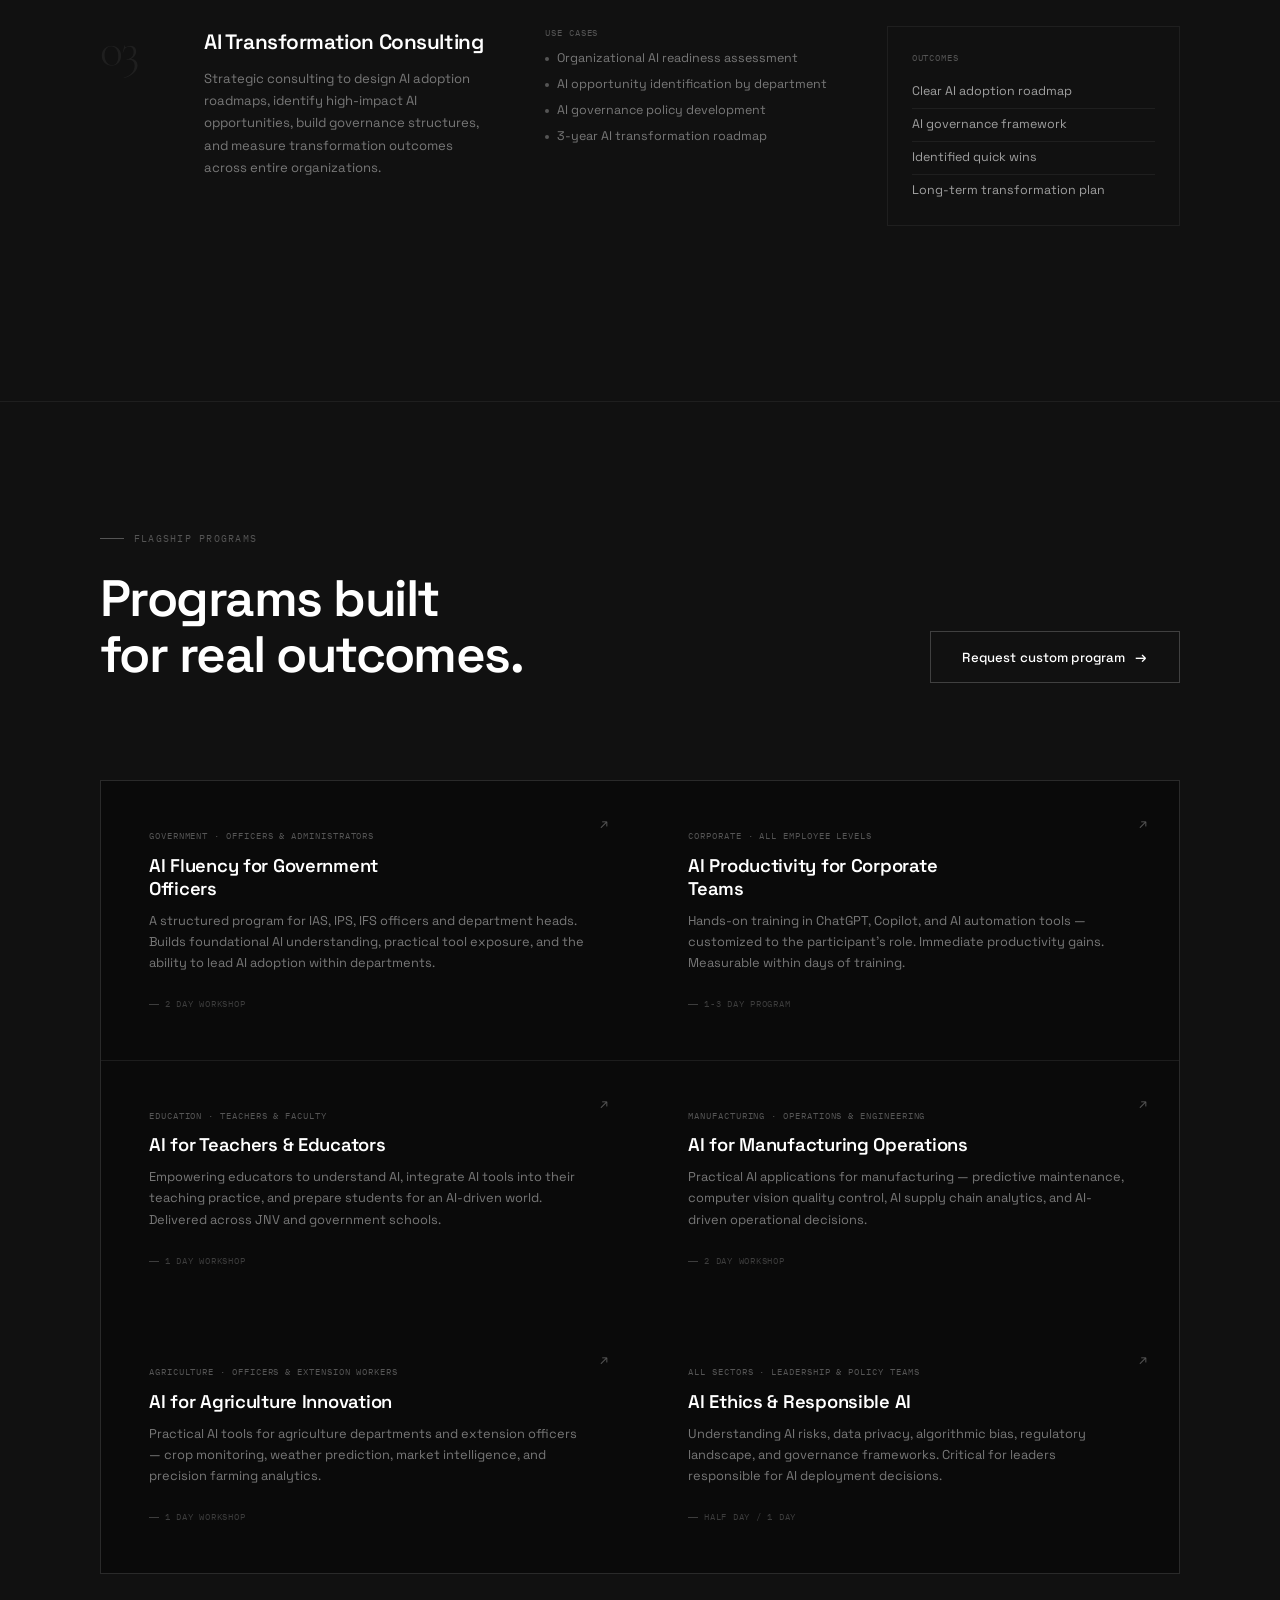
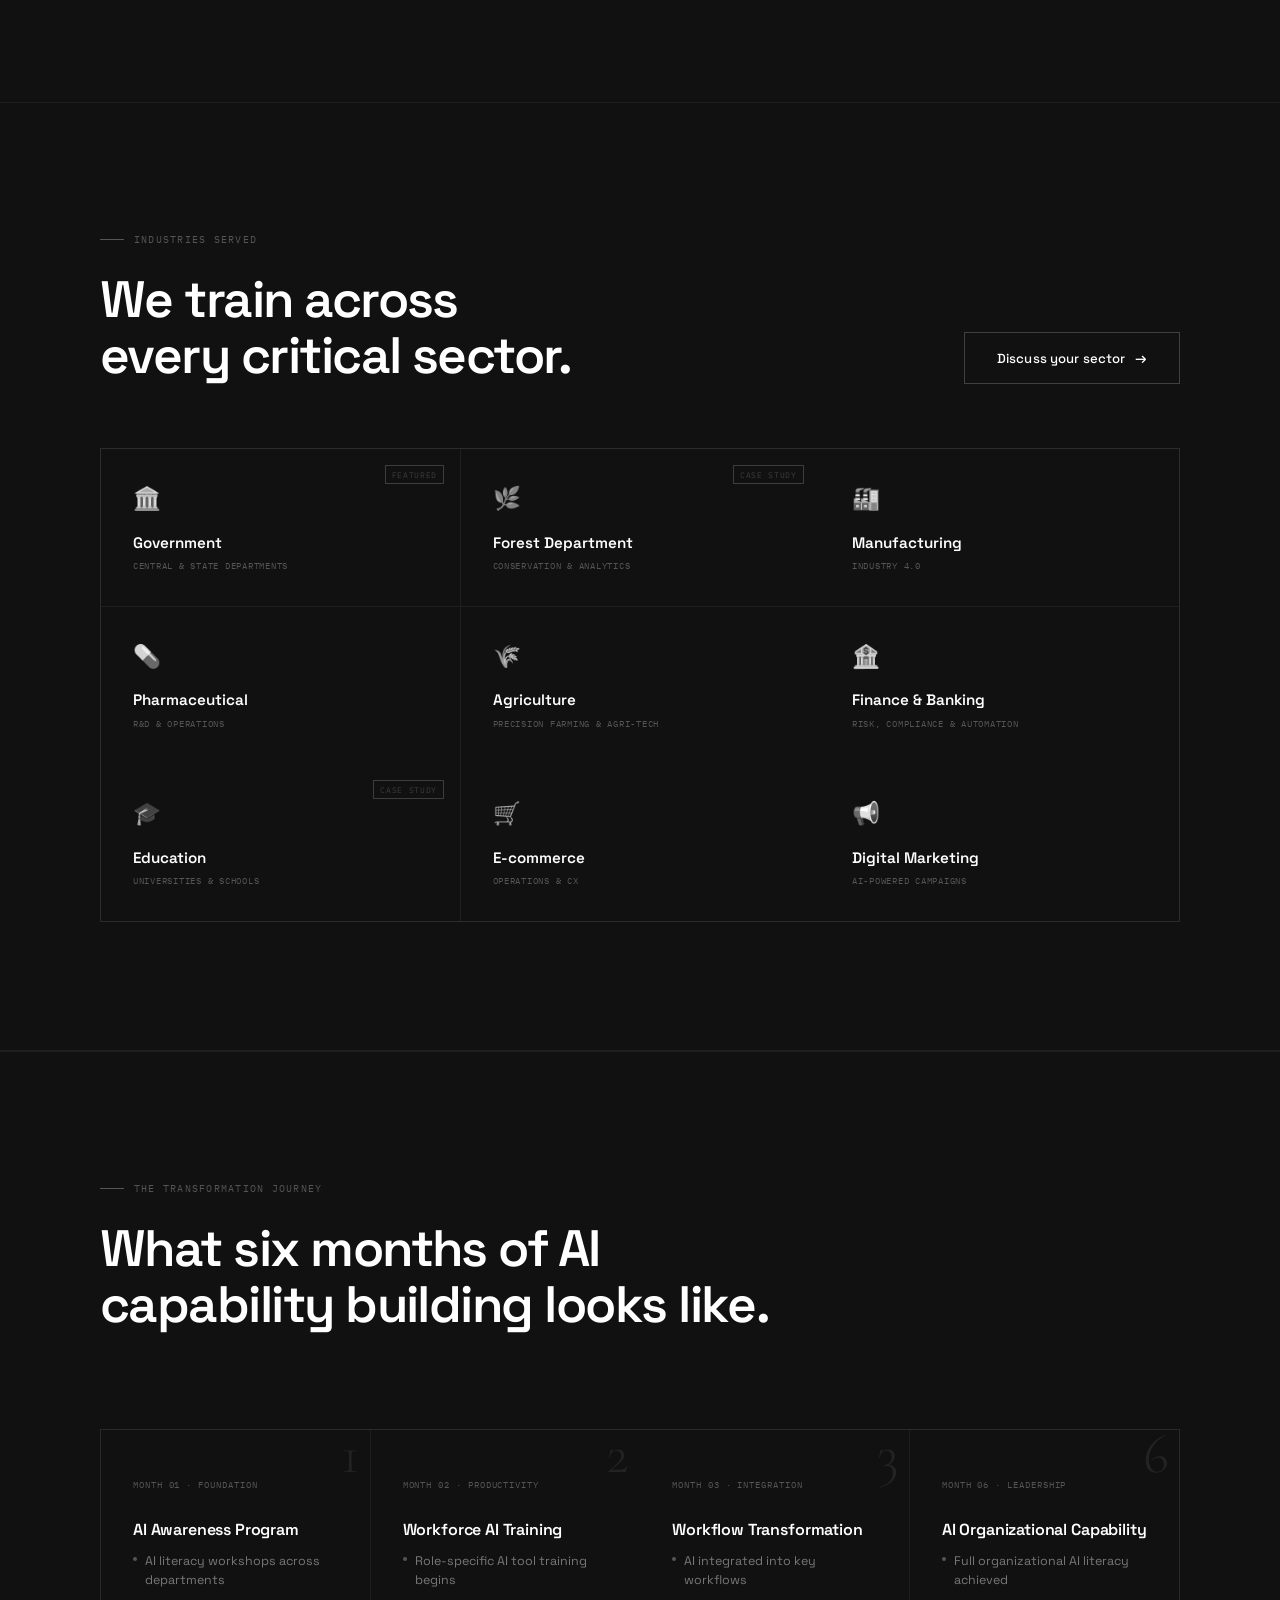
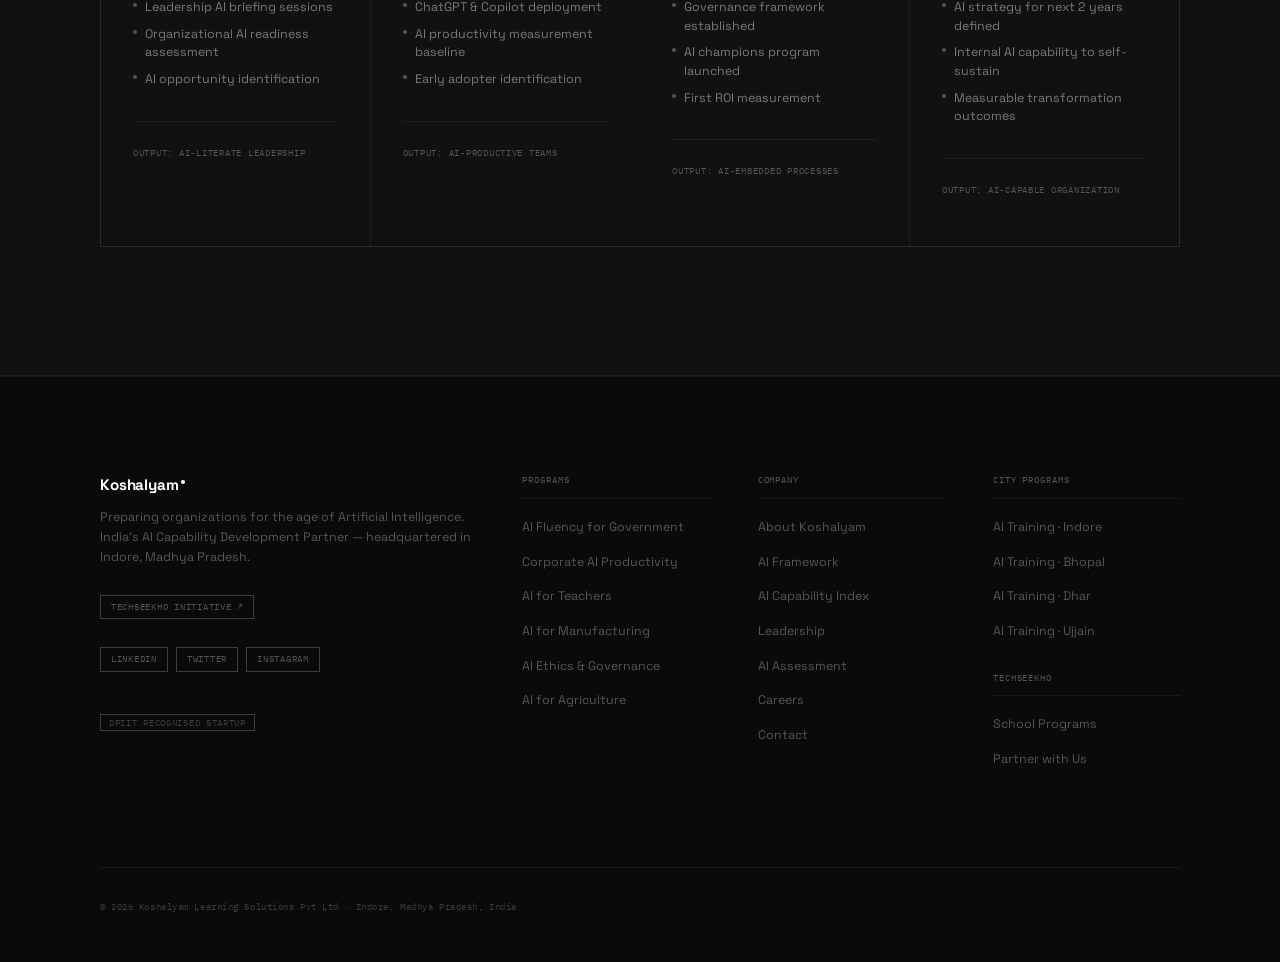
<file: programs.html>
<!DOCTYPE html>
<html lang="en" dir="ltr">
<head>
<meta charset="UTF-8"/>
<meta name="viewport" content="width=device-width,initial-scale=1.0"/>
<title>Programs — Koshalyam</title>
<meta name="description" content="All Koshalyam AI capability programs for government, corporate, education, and industry. Customized by sector and outcome."/>
<meta name="robots" content="index, follow"/>
<link rel="preconnect" href="https://fonts.googleapis.com"/>
<link rel="preconnect" href="https://fonts.gstatic.com" crossorigin/>
<link href="https://fonts.googleapis.com/css2?family=Cormorant+Garamond:ital,wght@0,300;0,400;0,500;0,600;1,300;1,400&family=Space+Grotesk:wght@300;400;500;600;700&family=IBM+Plex+Mono:wght@300;400;500&display=swap" rel="stylesheet"/>
<link rel="stylesheet" href="style.css"/>

  <link rel="icon" type="image/png" href="logo-white.png">
</head>
<body>

<div id="cur"></div>
<div id="cur-ring"></div>

<!-- ═══ NAVIGATION ═══ -->
<nav id="nav">
  <div class="wrap">
    <div class="nav-wrap">
      <a href="index.html" class="nav-logo-wrap">
        <img src="logo-white.png" alt="Koshalyam" class="nav-logo-img">
      </a>
      <div class="nav-center"><a href="index.html" class="nav-a">Home</a><a href="about.html" class="nav-a">About</a><a href="programs.html" class="nav-a active">Programs</a><a href="careers.html" class="nav-a">Careers</a><a href="contact.html" class="nav-a">Contact</a></div>
      <div class="nav-right">
        <a href="contact.html" class="nav-cta">Schedule Consultation</a>
        <button class="ham" id="ham" aria-label="Menu"><span></span><span></span><span style="width:12px"></span></button>
      </div>
    </div>
  </div>
</nav>

<div class="mob" id="mob-m"><a href="index.html" class="mob-a">Home</a><a href="about.html" class="mob-a">About</a><a href="programs.html" class="mob-a">Programs</a><a href="careers.html" class="mob-a">Careers</a><a href="contact.html" class="mob-a">Contact</a></div>


<section class="page-hero">
  <div class="page-hero-bg"></div>
  <div class="wrap" style="position:relative;z-index:2">
    <div class="ph-eyebrow"><span class="t-label">Programs</span></div>
    <h1 class="t-hero ph-title">Programs built<br>for <em>real outcomes.</em></h1>
    <p class="t-body-lg ph-sub">Every program is designed for a specific audience, in a specific context, with measurable outcomes. We do not deliver generic AI workshops.</p>
  </div>
</section>
<section class="section" id="services">
  <div class="wrap">
    <div class="r">
      <span class="t-label">What We Do</span>
      <h2 class="t-section" style="color:var(--white);margin-top:var(--s3)">Three strategic<br>service lines.</h2>
    </div>
    <div class="svc-grid r">
      <div class="svc-row">
        <div class="svc-idx">01</div>
        <div>
          <div class="svc-name">AI Capability Development</div>
          <p class="svc-desc">Structured, multi-layer programs that build genuine AI knowledge and skills across entire organizations — from executive briefings to practitioner training. We build capability, not just awareness.</p>
        </div>
        <div>
          <div class="svc-uses-lbl">Use Cases</div>
          <ul class="svc-use-list">
            <li>Department-wide AI literacy programs</li>
            <li>AI induction for new employee cohorts</li>
            <li>Annual AI upskilling for leadership teams</li>
            <li>Pre-AI-tool-deployment workforce preparation</li>
          </ul>
        </div>
        <div class="svc-outcomes-box">
          <div class="svc-outcome-lbl">Outcomes</div>
          <div class="svc-outcome-item">AI-literate workforce at all levels</div>
          <div class="svc-outcome-item">Informed AI decision-making</div>
          <div class="svc-outcome-item">Reduced AI adoption resistance</div>
          <div class="svc-outcome-item">AI governance readiness</div>
        </div>
      </div>
      <div class="svc-row">
        <div class="svc-idx">02</div>
        <div>
          <div class="svc-name">AI Productivity Training</div>
          <p class="svc-desc">Role-specific, hands-on training in AI productivity tools — ChatGPT, Microsoft Copilot, AI for analysis, writing, research, and automation. Practical skills that employees use from day one.</p>
        </div>
        <div>
          <div class="svc-uses-lbl">Use Cases</div>
          <ul class="svc-use-list">
            <li>ChatGPT & Copilot for corporate teams</li>
            <li>AI for HR, finance, sales, and operations</li>
            <li>AI writing and content for communications teams</li>
            <li>AI data analysis for decision-making</li>
          </ul>
        </div>
        <div class="svc-outcomes-box">
          <div class="svc-outcome-lbl">Outcomes</div>
          <div class="svc-outcome-item">30-50% task time reduction</div>
          <div class="svc-outcome-item">Higher output quality</div>
          <div class="svc-outcome-item">AI tool adoption within days</div>
          <div class="svc-outcome-item">Measurable ROI on AI investment</div>
        </div>
      </div>
      <div class="svc-row" style="border-bottom:none">
        <div class="svc-idx">03</div>
        <div>
          <div class="svc-name">AI Transformation Consulting</div>
          <p class="svc-desc">Strategic consulting to design AI adoption roadmaps, identify high-impact AI opportunities, build governance structures, and measure transformation outcomes across entire organizations.</p>
        </div>
        <div>
          <div class="svc-uses-lbl">Use Cases</div>
          <ul class="svc-use-list">
            <li>Organizational AI readiness assessment</li>
            <li>AI opportunity identification by department</li>
            <li>AI governance policy development</li>
            <li>3-year AI transformation roadmap</li>
          </ul>
        </div>
        <div class="svc-outcomes-box">
          <div class="svc-outcome-lbl">Outcomes</div>
          <div class="svc-outcome-item">Clear AI adoption roadmap</div>
          <div class="svc-outcome-item">AI governance framework</div>
          <div class="svc-outcome-item">Identified quick wins</div>
          <div class="svc-outcome-item">Long-term transformation plan</div>
        </div>
      </div>
    </div>
  </div>
</section>
<section class="section" id="programs" style="background:var(--ink-2);border-top:var(--b1)">
  <div class="wrap">
    <div class="r" style="display:flex;align-items:flex-end;justify-content:space-between;flex-wrap:wrap;gap:var(--s4)">
      <div>
        <span class="t-label">Flagship Programs</span>
        <h2 class="t-section" style="color:var(--white);margin-top:var(--s3)">Programs built<br>for real outcomes.</h2>
      </div>
      <a href="contact.html" class="btn btn-ghost">Request custom program <span class="btn-arr">→</span></a>
    </div>
    <div class="prog-grid r">
      <a href="contact.html" class="prog-card"><div class="prog-card-arr">↗</div><div class="prog-aud">Government · Officers & Administrators</div><div class="prog-name">AI Fluency for Government Officers</div><p class="prog-desc">A structured program for IAS, IPS, IFS officers and department heads. Builds foundational AI understanding, practical tool exposure, and the ability to lead AI adoption within departments.</p><div class="prog-meta-row"><div class="prog-dur">2 Day Workshop</div></div></a>
      <a href="contact.html" class="prog-card"><div class="prog-card-arr">↗</div><div class="prog-aud">Corporate · All Employee Levels</div><div class="prog-name">AI Productivity for Corporate Teams</div><p class="prog-desc">Hands-on training in ChatGPT, Copilot, and AI automation tools — customized to the participant's role. Immediate productivity gains. Measurable within days of training.</p><div class="prog-meta-row"><div class="prog-dur">1-3 Day Program</div></div></a>
      <a href="contact.html" class="prog-card"><div class="prog-card-arr">↗</div><div class="prog-aud">Education · Teachers & Faculty</div><div class="prog-name">AI for Teachers & Educators</div><p class="prog-desc">Empowering educators to understand AI, integrate AI tools into their teaching practice, and prepare students for an AI-driven world. Delivered across JNV and government schools.</p><div class="prog-meta-row"><div class="prog-dur">1 Day Workshop</div></div></a>
      <a href="contact.html" class="prog-card"><div class="prog-card-arr">↗</div><div class="prog-aud">Manufacturing · Operations & Engineering</div><div class="prog-name">AI for Manufacturing Operations</div><p class="prog-desc">Practical AI applications for manufacturing — predictive maintenance, computer vision quality control, AI supply chain analytics, and AI-driven operational decisions.</p><div class="prog-meta-row"><div class="prog-dur">2 Day Workshop</div></div></a>
      <a href="contact.html" class="prog-card"><div class="prog-card-arr">↗</div><div class="prog-aud">Agriculture · Officers & Extension Workers</div><div class="prog-name">AI for Agriculture Innovation</div><p class="prog-desc">Practical AI tools for agriculture departments and extension officers — crop monitoring, weather prediction, market intelligence, and precision farming analytics.</p><div class="prog-meta-row"><div class="prog-dur">1 Day Workshop</div></div></a>
      <a href="contact.html" class="prog-card"><div class="prog-card-arr">↗</div><div class="prog-aud">All Sectors · Leadership & Policy Teams</div><div class="prog-name">AI Ethics & Responsible AI</div><p class="prog-desc">Understanding AI risks, data privacy, algorithmic bias, regulatory landscape, and governance frameworks. Critical for leaders responsible for AI deployment decisions.</p><div class="prog-meta-row"><div class="prog-dur">Half Day / 1 Day</div></div></a>
    </div>
  </div>
</section>
<section class="section" id="industries">
  <div class="wrap">
    <div class="r" style="display:flex;align-items:flex-end;justify-content:space-between;flex-wrap:wrap;gap:var(--s4)">
      <div>
        <span class="t-label">Industries Served</span>
        <h2 class="t-section" style="color:var(--white);margin-top:var(--s3)">We train across<br>every critical sector.</h2>
      </div>
      <a href="contact.html" class="btn btn-ghost">Discuss your sector <span class="btn-arr">→</span></a>
    </div>
    <div class="ind-grid r">
      <div class="ind-cell"><span class="ind-icon">🏛️</span><div class="ind-name">Government</div><div class="ind-detail">Central & State Departments</div><span class="ind-tag">Featured</span><span class="ind-arrow">→</span></div>
      <div class="ind-cell"><span class="ind-icon">🌿</span><div class="ind-name">Forest Department</div><div class="ind-detail">Conservation & Analytics</div><span class="ind-tag">Case Study</span><span class="ind-arrow">→</span></div>
      <div class="ind-cell"><span class="ind-icon">🏭</span><div class="ind-name">Manufacturing</div><div class="ind-detail">Industry 4.0</div><span class="ind-arrow">→</span></div>
      <div class="ind-cell"><span class="ind-icon">💊</span><div class="ind-name">Pharmaceutical</div><div class="ind-detail">R&D & Operations</div><span class="ind-arrow">→</span></div>
      <div class="ind-cell"><span class="ind-icon">🌾</span><div class="ind-name">Agriculture</div><div class="ind-detail">Precision Farming & Agri-tech</div><span class="ind-arrow">→</span></div>
      <div class="ind-cell"><span class="ind-icon">🏦</span><div class="ind-name">Finance & Banking</div><div class="ind-detail">Risk, Compliance & Automation</div><span class="ind-arrow">→</span></div>
      <div class="ind-cell"><span class="ind-icon">🎓</span><div class="ind-name">Education</div><div class="ind-detail">Universities & Schools</div><span class="ind-tag">Case Study</span><span class="ind-arrow">→</span></div>
      <div class="ind-cell"><span class="ind-icon">🛒</span><div class="ind-name">E-commerce</div><div class="ind-detail">Operations & CX</div><span class="ind-arrow">→</span></div>
      <div class="ind-cell"><span class="ind-icon">📢</span><div class="ind-name">Digital Marketing</div><div class="ind-detail">AI-Powered Campaigns</div><span class="ind-arrow">→</span></div>
    </div>
  </div>
</section>
<section class="section" id="timeline">
  <div class="wrap">
    <div class="r">
      <span class="t-label">The Transformation Journey</span>
      <h2 class="t-section" style="color:var(--white);margin-top:var(--s3)">What six months of AI<br>capability building looks like.</h2>
    </div>
    <div class="tl-track r">
      <div class="tl-cell">
        <div class="tl-month">1</div>
        <span class="tl-phase">Month 01 · Foundation</span>
        <div class="tl-title">AI Awareness Program</div>
        <ul class="tl-items">
          <li>AI literacy workshops across departments</li>
          <li>Leadership AI briefing sessions</li>
          <li>Organizational AI readiness assessment</li>
          <li>AI opportunity identification</li>
        </ul>
        <div class="tl-outcome">Output: AI-literate leadership</div>
      </div>
      <div class="tl-cell">
        <div class="tl-month">2</div>
        <span class="tl-phase">Month 02 · Productivity</span>
        <div class="tl-title">Workforce AI Training</div>
        <ul class="tl-items">
          <li>Role-specific AI tool training begins</li>
          <li>ChatGPT & Copilot deployment</li>
          <li>AI productivity measurement baseline</li>
          <li>Early adopter identification</li>
        </ul>
        <div class="tl-outcome">Output: AI-productive teams</div>
      </div>
      <div class="tl-cell">
        <div class="tl-month">3</div>
        <span class="tl-phase">Month 03 · Integration</span>
        <div class="tl-title">Workflow Transformation</div>
        <ul class="tl-items">
          <li>AI integrated into key workflows</li>
          <li>Governance framework established</li>
          <li>AI champions program launched</li>
          <li>First ROI measurement</li>
        </ul>
        <div class="tl-outcome">Output: AI-embedded processes</div>
      </div>
      <div class="tl-cell">
        <div class="tl-month">6</div>
        <span class="tl-phase">Month 06 · Leadership</span>
        <div class="tl-title">AI Organizational Capability</div>
        <ul class="tl-items">
          <li>Full organizational AI literacy achieved</li>
          <li>AI strategy for next 2 years defined</li>
          <li>Internal AI capability to self-sustain</li>
          <li>Measurable transformation outcomes</li>
        </ul>
        <div class="tl-outcome">Output: AI-capable organization</div>
      </div>
    </div>
  </div>
</section>

<!-- ═══ FOOTER ═══ -->
<footer>
  <div class="wrap">
    <div class="footer-top">
      <div class="footer-col">
        <div class="footer-brand-name">Koshalyam<span class="footer-brand-dot"></span></div>
        <p class="footer-tagline">Preparing organizations for the age of Artificial Intelligence. India's AI Capability Development Partner — headquartered in Indore, Madhya Pradesh.</p>
        <a href="https://techseekho.com" target="_blank" rel="noopener" class="footer-ts-link">TechSeekho Initiative ↗</a>
        <div style="display:flex;gap:8px;flex-wrap:wrap;margin-top:12px">
          <a href="https://www.linkedin.com/company/koshalyam" class="footer-ts-link">LinkedIn</a>
          <a href="https://x.com/Koshalyam_" class="footer-ts-link">Twitter</a>
          <a href="https://www.instagram.com/koshalyam.ai/" target="_blank" rel="noopener" class="footer-ts-link">Instagram</a>
        </div>
        <div style="margin-top:20px"><span class="footer-dpiit">DPIIT Recognised Startup</span></div>
      </div>
      <div class="footer-col">
        <div class="footer-col-hd">Programs</div>
        <ul class="footer-links">
          <li><a href="programs.html">AI Fluency for Government</a></li>
          <li><a href="programs.html">Corporate AI Productivity</a></li>
          <li><a href="programs.html">AI for Teachers</a></li>
          <li><a href="programs.html">AI for Manufacturing</a></li>
          <li><a href="programs.html">AI Ethics &amp; Governance</a></li>
          <li><a href="programs.html">AI for Agriculture</a></li>
        </ul>
      </div>
      <div class="footer-col">
        <div class="footer-col-hd">Company</div>
        <ul class="footer-links">
          <li><a href="about.html">About Koshalyam</a></li>
          <li><a href="about.html#framework">AI Framework</a></li>
          <li><a href="ai-index.html">AI Capability Index</a></li>
          <li><a href="about.html#leadership">Leadership</a></li>
          <!-- <li><a href="case-studies.html">Case Studies</a></li> -->
          <!-- <li><a href="research.html">Research Lab</a></li> -->
          <li><a href="ai-assessment.html">AI Assessment</a></li>
          <li><a href="careers.html">Careers</a></li>
          <li><a href="contact.html">Contact</a></li>
        </ul>
      </div>
      <div class="footer-col">
        <div class="footer-col-hd">City Programs</div>
        <ul class="footer-links">
          <li><a href="contact.html">AI Training · Indore</a></li>
          <li><a href="contact.html">AI Training · Bhopal</a></li>
          <li><a href="contact.html">AI Training · Dhar</a></li>
          <li><a href="contact.html">AI Training · Ujjain</a></li>
        </ul>
        <div style="margin-top:28px">
          <div class="footer-col-hd">TechSeekho</div>
          <ul class="footer-links">
            <li><a href="https://techseekho.com" target="_blank">School Programs</a></li>
            <li><a href="https://techseekho.com" target="_blank">Partner with Us</a></li>
          </ul>
        </div>
      </div>
    </div>
    <div class="footer-bottom">
      <div class="footer-copy">© 2026 Koshalyam Learning Solutions Pvt Ltd · Indore, Madhya Pradesh, India</div>
      <div class="footer-legal">
        <!-- <a href="#">Privacy Policy</a> -->
        <!-- <a href="#">Terms of Use</a> -->
        <!-- <a href="#">Sitemap</a> -->
      </div>
      
    </div>
  </div>
</footer>

<!-- ═══ AI CHAT ═══ -->
<button class="chat-fab" id="chat-fab" aria-label="AI Assistant">
  <svg viewBox="0 0 24 24"><path d="M21 15a2 2 0 0 1-2 2H7l-4 4V5a2 2 0 0 1 2-2h14a2 2 0 0 1 2 2z"/></svg>
</button>
<div class="chat-panel" id="chat-panel">
  <div class="chat-h">
    <div class="chat-h-l">
      <div class="chat-av">
        <svg viewBox="0 0 24 24"><circle cx="12" cy="12" r="3"/><path d="M12 2v4M12 18v4M4.22 4.22l2.83 2.83M16.95 16.95l2.83 2.83M2 12h4M18 12h4"/></svg>
      </div>
      <div>
        <div class="chat-h-name">Koshalyam AI</div>
        <div class="chat-h-st">Online — Ask about AI programs</div>
      </div>
    </div>
    <button class="chat-close" id="chat-close" aria-label="Close">
      <svg width="14" height="14" viewBox="0 0 24 24" stroke="currentColor" stroke-width="1.5" fill="none"><path d="M18 6L6 18M6 6l12 12"/></svg>
    </button>
  </div>
  <div class="chat-msgs" id="chat-msgs">
    <div class="chat-msg"><div class="chat-bub ai">Welcome. I'm Koshalyam's AI assistant. I can help you identify the right AI capability program for your organization. What brings you here?</div></div>
    <div class="chat-sugg-row">
      <button class="chat-sugg" onclick="chatSuggSend(this)">Government department AI training</button>
      <button class="chat-sugg" onclick="chatSuggSend(this)">Corporate AI productivity training</button>
      <button class="chat-sugg" onclick="chatSuggSend(this)">Take the AI Assessment</button>
      <button class="chat-sugg" onclick="chatSuggSend(this)">See open careers</button>
    </div>
  </div>
  <div class="chat-inp-row">
    <input class="chat-inp" id="chat-inp" type="text" placeholder="Ask about programs, industries, careers…"/>
    <button class="chat-send" onclick="chatInputSend()">→</button>
  </div>
</div>


<script src="script.js"></script>
</body>
</html>
</file>
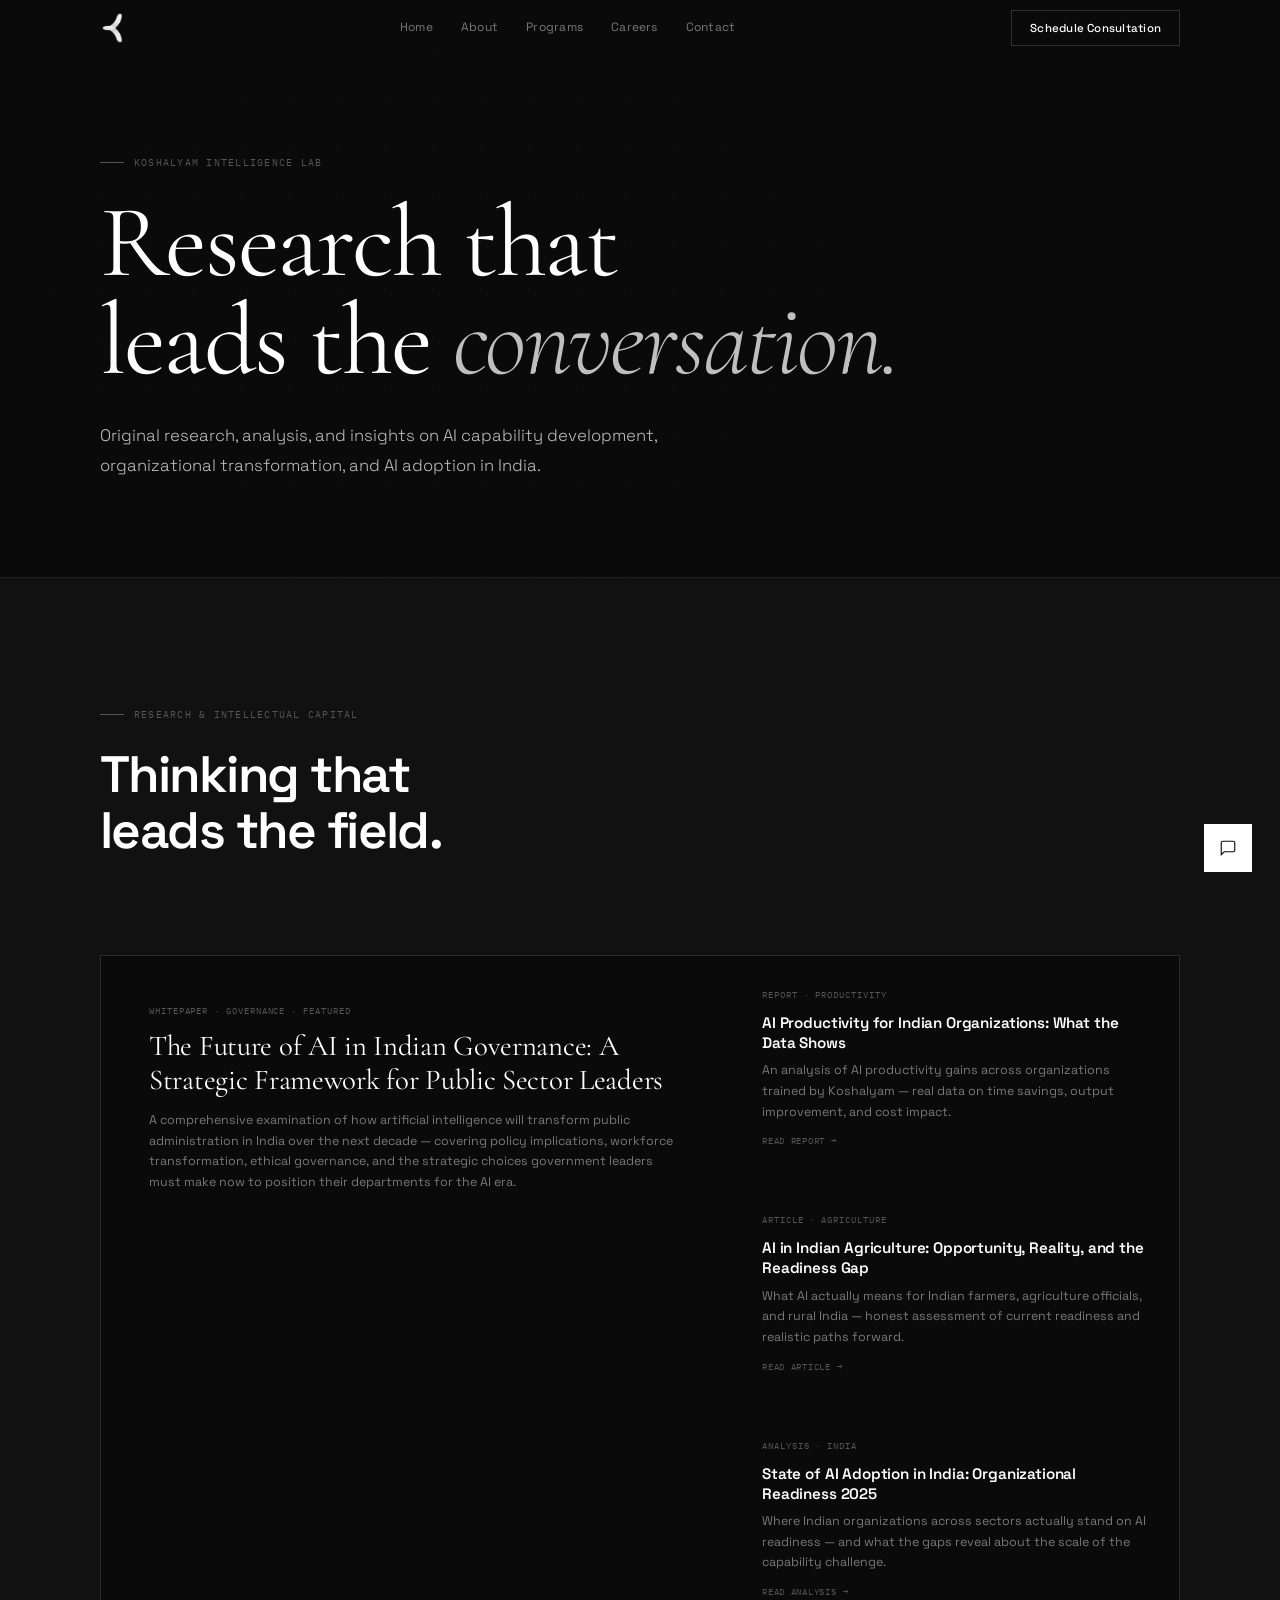
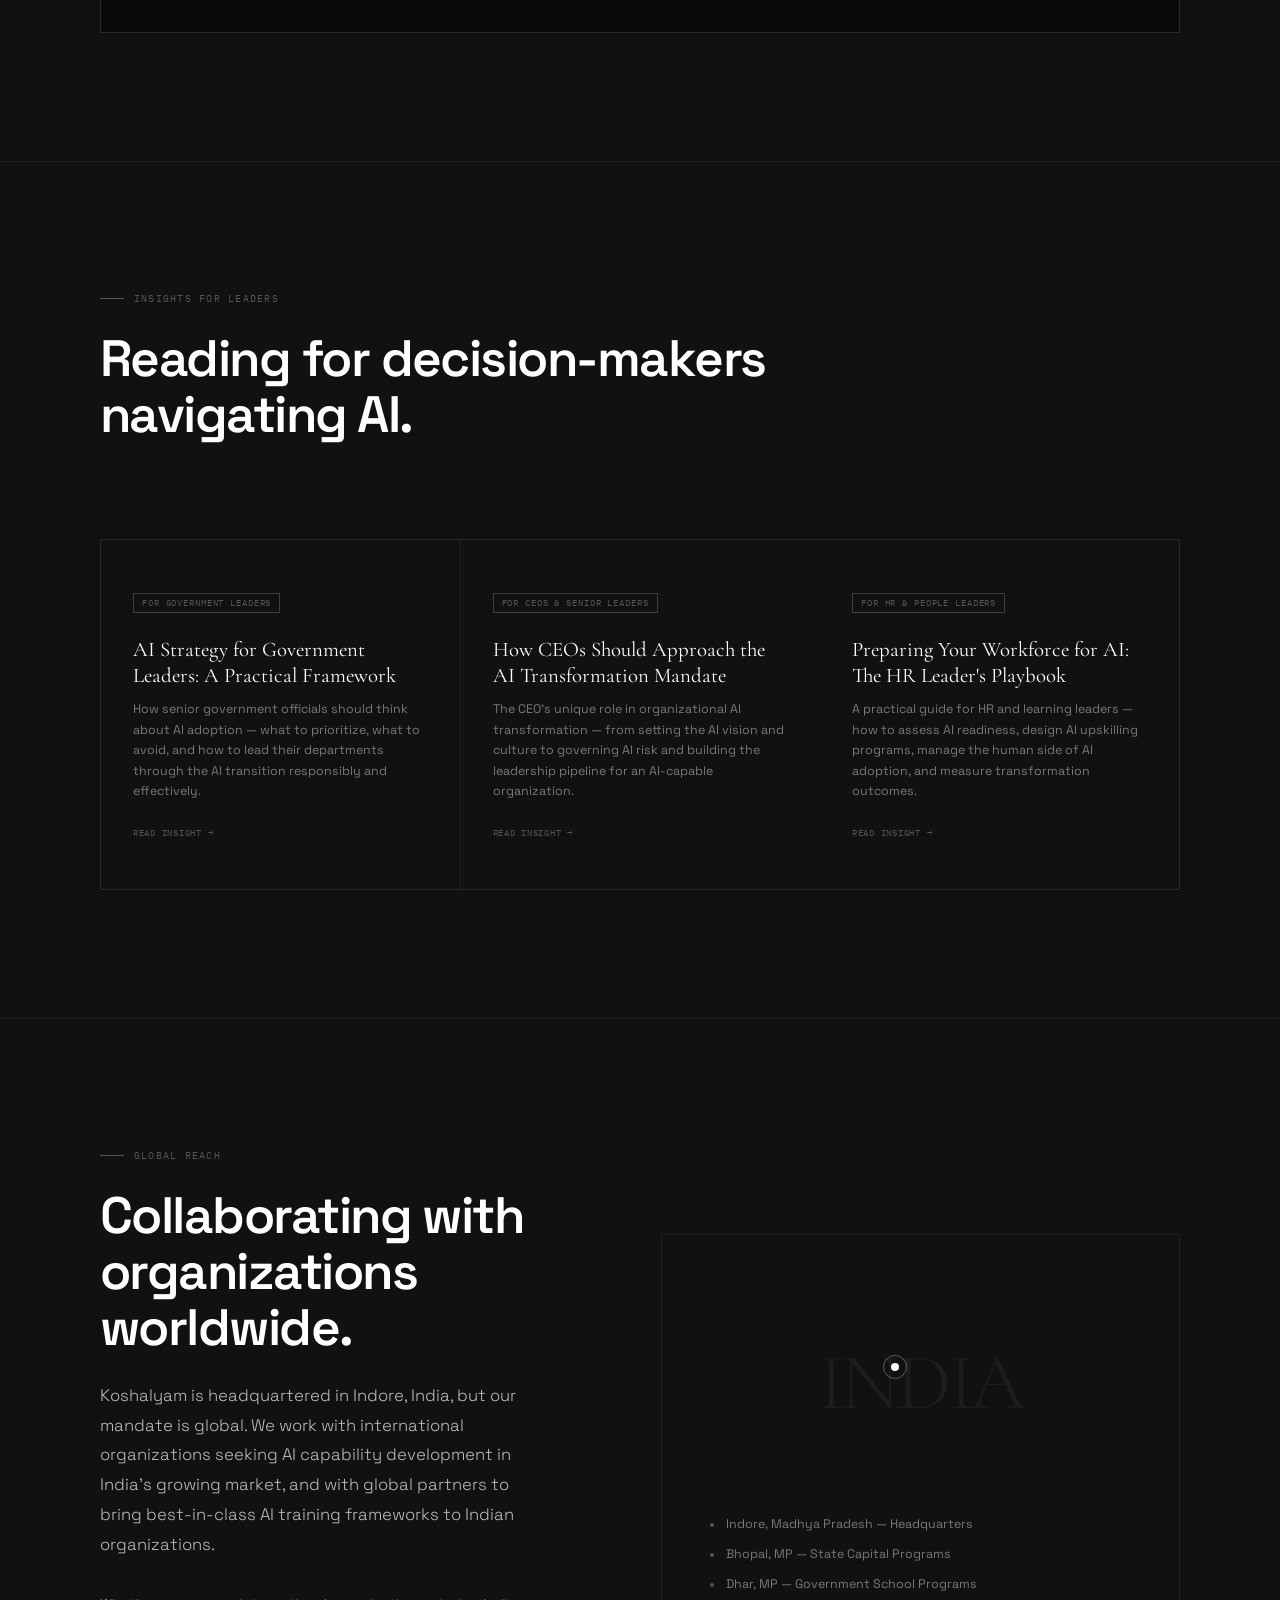
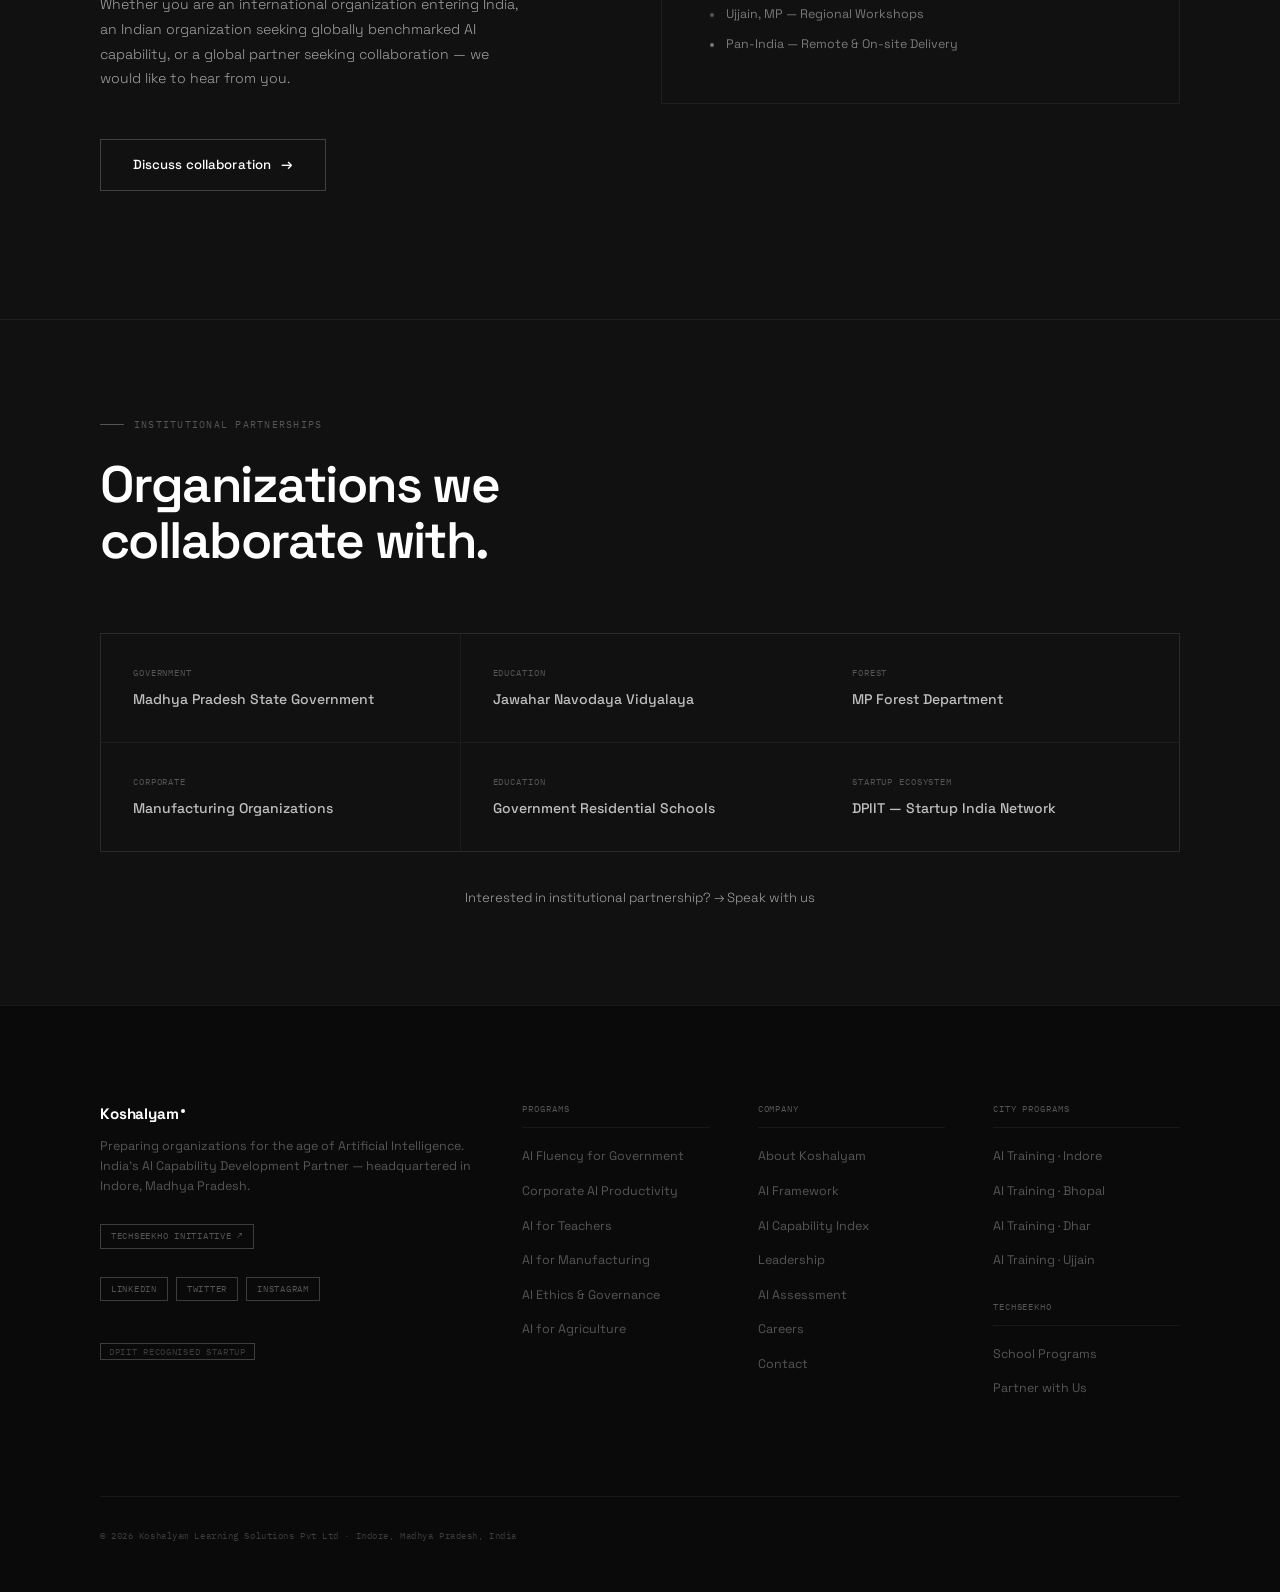
<file: research.html>
<!DOCTYPE html>
<html lang="en" dir="ltr">
<head>
<meta charset="UTF-8"/>
<meta name="viewport" content="width=device-width,initial-scale=1.0"/>
<title>Research & Intelligence — Koshalyam</title>
<meta name="description" content="Koshalyam Intelligence Lab — whitepapers and executive insights on AI in Indian governance, organizational AI transformation, and sector-specific AI readiness."/>
<meta name="robots" content="index, follow"/>
<link rel="preconnect" href="https://fonts.googleapis.com"/>
<link rel="preconnect" href="https://fonts.gstatic.com" crossorigin/>
<link href="https://fonts.googleapis.com/css2?family=Cormorant+Garamond:ital,wght@0,300;0,400;0,500;0,600;1,300;1,400&family=Space+Grotesk:wght@300;400;500;600;700&family=IBM+Plex+Mono:wght@300;400;500&display=swap" rel="stylesheet"/>
<link rel="stylesheet" href="style.css"/>

  <link rel="icon" type="image/png" href="logo-white.png">
</head>
<body>

<div id="cur"></div>
<div id="cur-ring"></div>

<!-- ═══ NAVIGATION ═══ -->
<nav id="nav">
  <div class="wrap">
    <div class="nav-wrap">
      <a href="index.html" class="nav-logo-wrap">
        <img src="logo-white.png" alt="Koshalyam" class="nav-logo-img">
      </a>
      <div class="nav-center"><a href="index.html" class="nav-a">Home</a><a href="about.html" class="nav-a">About</a><a href="programs.html" class="nav-a">Programs</a><a href="careers.html" class="nav-a">Careers</a><a href="contact.html" class="nav-a">Contact</a></div>
      <div class="nav-right">
        <a href="contact.html" class="nav-cta">Schedule Consultation</a>
        <button class="ham" id="ham" aria-label="Menu"><span></span><span></span><span style="width:12px"></span></button>
      </div>
    </div>
  </div>
</nav>

<div class="mob" id="mob-m"><a href="index.html" class="mob-a">Home</a><a href="about.html" class="mob-a">About</a><a href="programs.html" class="mob-a">Programs</a><a href="careers.html" class="mob-a">Careers</a><a href="contact.html" class="mob-a">Contact</a></div>


<section class="page-hero">
  <div class="page-hero-bg"></div>
  <div class="wrap" style="position:relative;z-index:2">
    <div class="ph-eyebrow"><span class="t-label">Koshalyam Intelligence Lab</span></div>
    <h1 class="t-hero ph-title">Research that<br>leads the <em>conversation.</em></h1>
    <p class="t-body-lg ph-sub">Original research, analysis, and insights on AI capability development, organizational transformation, and AI adoption in India.</p>
  </div>
</section>
<section class="section" id="research" style="background:var(--ink-2);border-top:var(--b1)">
  <div class="wrap">
    <div class="r" style="display:flex;align-items:flex-end;justify-content:space-between;flex-wrap:wrap;gap:var(--s4)">
      <div>
        <span class="t-label">Research & Intellectual Capital</span>
        <h2 class="t-section" style="color:var(--white);margin-top:var(--s3)">Thinking that<br>leads the field.</h2>
      </div>
    </div>
    <div class="research-featured r">
      <div class="research-main">
        <div class="research-type">Whitepaper · Governance · Featured</div>
        <div class="research-title">The Future of AI in Indian Governance: A Strategic Framework for Public Sector Leaders</div>
        <p class="research-exc">A comprehensive examination of how artificial intelligence will transform public administration in India over the next decade — covering policy implications, workforce transformation, ethical governance, and the strategic choices government leaders must make now to position their departments for the AI era.</p>
        <!-- <a href="#" class="research-read">Download paper <span>→</span></a> -->
      </div>
      <div class="research-side">
        <div class="research-item"><div class="research-type">Report · Productivity</div><div class="research-title">AI Productivity for Indian Organizations: What the Data Shows</div><p class="research-exc">An analysis of AI productivity gains across organizations trained by Koshalyam — real data on time savings, output improvement, and cost impact.</p><div class="research-read">Read report <span>→</span></div></div>
        <div class="research-item"><div class="research-type">Article · Agriculture</div><div class="research-title">AI in Indian Agriculture: Opportunity, Reality, and the Readiness Gap</div><p class="research-exc">What AI actually means for Indian farmers, agriculture officials, and rural India — honest assessment of current readiness and realistic paths forward.</p><div class="research-read">Read article <span>→</span></div></div>
        <div class="research-item"><div class="research-type">Analysis · India</div><div class="research-title">State of AI Adoption in India: Organizational Readiness 2025</div><p class="research-exc">Where Indian organizations across sectors actually stand on AI readiness — and what the gaps reveal about the scale of the capability challenge.</p><div class="research-read">Read analysis <span>→</span></div></div>
      </div>
    </div>
  </div>
</section>
<section class="section" id="insights">
  <div class="wrap">
    <div class="r">
      <span class="t-label">Insights for Leaders</span>
      <h2 class="t-section" style="color:var(--white);margin-top:var(--s3)">Reading for decision-makers<br>navigating AI.</h2>
    </div>
    <div class="insight-grid r">
      <div class="insight-card">
        <span class="insight-for">For Government Leaders</span>
        <div class="insight-title">AI Strategy for Government Leaders: A Practical Framework</div>
        <p class="insight-exc">How senior government officials should think about AI adoption — what to prioritize, what to avoid, and how to lead their departments through the AI transition responsibly and effectively.</p>
        <div class="insight-read">Read insight <span>→</span></div>
      </div>
      <div class="insight-card">
        <span class="insight-for">For CEOs & Senior Leaders</span>
        <div class="insight-title">How CEOs Should Approach the AI Transformation Mandate</div>
        <p class="insight-exc">The CEO's unique role in organizational AI transformation — from setting the AI vision and culture to governing AI risk and building the leadership pipeline for an AI-capable organization.</p>
        <div class="insight-read">Read insight <span>→</span></div>
      </div>
      <div class="insight-card">
        <span class="insight-for">For HR & People Leaders</span>
        <div class="insight-title">Preparing Your Workforce for AI: The HR Leader's Playbook</div>
        <p class="insight-exc">A practical guide for HR and learning leaders — how to assess AI readiness, design AI upskilling programs, manage the human side of AI adoption, and measure transformation outcomes.</p>
        <div class="insight-read">Read insight <span>→</span></div>
      </div>
    </div>
  </div>
</section>
<section class="section" id="global" style="background:var(--ink-2);border-top:var(--b1)">
  <div class="wrap">
    <div class="global-inner">
      <div class="r">
        <span class="t-label">Global Reach</span>
        <h2 class="t-section" style="color:var(--white);margin-top:var(--s3);margin-bottom:var(--s3)">Collaborating with<br>organizations worldwide.</h2>
        <p class="t-body-lg" style="margin-bottom:var(--s4)">Koshalyam is headquartered in Indore, India, but our mandate is global. We work with international organizations seeking AI capability development in India's growing market, and with global partners to bring best-in-class AI training frameworks to Indian organizations.</p>
        <p class="t-body" style="margin-bottom:var(--s5)">Whether you are an international organization entering India, an Indian organization seeking globally benchmarked AI capability, or a global partner seeking collaboration — we would like to hear from you.</p>
        <a href="contact.html" class="btn btn-ghost">Discuss collaboration <span class="btn-arr">→</span></a>
      </div>
      <div class="r r-d2">
        <div class="global-map">
          <div class="global-map-bg">
            <div style="font-family:var(--cg);font-size:5rem;font-weight:300;color:rgba(255,255,255,0.05);letter-spacing:-.04em;line-height:1">INDIA</div>
            <div class="global-pin" style="top:40%;left:43%;"><div class="global-ping" style="top:-8px;left:-8px"></div></div>
          </div>
          <div class="global-cities">
            <div class="global-city-row"><span class="global-city-dot"></span>Indore, Madhya Pradesh — Headquarters</div>
            <div class="global-city-row"><span class="global-city-dot"></span>Bhopal, MP — State Capital Programs</div>
            <div class="global-city-row"><span class="global-city-dot"></span>Dhar, MP — Government School Programs</div>
            <div class="global-city-row"><span class="global-city-dot"></span>Ujjain, MP — Regional Workshops</div>
            <div class="global-city-row"><span class="global-city-dot" style="background:var(--grey-4)"></span>Pan-India — Remote & On-site Delivery</div>
          </div>
        </div>
      </div>
    </div>
  </div>
</section>
<section class="section-sm" id="partners">
  <div class="wrap">
    <div class="r">
      <span class="t-label">Institutional Partnerships</span>
      <h2 class="t-section" style="color:var(--white);margin-top:var(--s3)">Organizations we<br>collaborate with.</h2>
    </div>
    <div class="partner-text-grid r">
      <div class="partner-cell"><div class="partner-type">Government</div><div class="partner-name">Madhya Pradesh State Government</div></div>
      <div class="partner-cell"><div class="partner-type">Education</div><div class="partner-name">Jawahar Navodaya Vidyalaya</div></div>
      <div class="partner-cell"><div class="partner-type">Forest</div><div class="partner-name">MP Forest Department</div></div>
      <div class="partner-cell"><div class="partner-type">Corporate</div><div class="partner-name">Manufacturing Organizations</div></div>
      <div class="partner-cell"><div class="partner-type">Education</div><div class="partner-name">Government Residential Schools</div></div>
      <div class="partner-cell"><div class="partner-type">Startup Ecosystem</div><div class="partner-name">DPIIT — Startup India Network</div></div>
    </div>
    <p class="t-body" style="margin-top:var(--s4);text-align:center"><a href="contact.html" style="color:var(--grey-3);text-decoration:none;transition:color .2s;font-family:var(--sg);font-size:.82rem" onmouseover="this.style.color='#fff'" onmouseout="this.style.color='var(--grey-3)'">Interested in institutional partnership? → Speak with us</a></p>
  </div>
</section>

<!-- ═══ FOOTER ═══ -->
<footer>
  <div class="wrap">
    <div class="footer-top">
      <div class="footer-col">
        <div class="footer-brand-name">Koshalyam<span class="footer-brand-dot"></span></div>
        <p class="footer-tagline">Preparing organizations for the age of Artificial Intelligence. India's AI Capability Development Partner — headquartered in Indore, Madhya Pradesh.</p>
        <a href="https://techseekho.com" target="_blank" rel="noopener" class="footer-ts-link">TechSeekho Initiative ↗</a>
        <div style="display:flex;gap:8px;flex-wrap:wrap;margin-top:12px">
          <a href="https://www.linkedin.com/company/koshalyam" class="footer-ts-link">LinkedIn</a>
          <a href="https://x.com/Koshalyam_" class="footer-ts-link">Twitter</a>
          <a href="https://www.instagram.com/koshalyam.ai/" target="_blank" rel="noopener" class="footer-ts-link">Instagram</a>
        </div>
        <div style="margin-top:20px"><span class="footer-dpiit">DPIIT Recognised Startup</span></div>
      </div>
      <div class="footer-col">
        <div class="footer-col-hd">Programs</div>
        <ul class="footer-links">
          <li><a href="programs.html">AI Fluency for Government</a></li>
          <li><a href="programs.html">Corporate AI Productivity</a></li>
          <li><a href="programs.html">AI for Teachers</a></li>
          <li><a href="programs.html">AI for Manufacturing</a></li>
          <li><a href="programs.html">AI Ethics &amp; Governance</a></li>
          <li><a href="programs.html">AI for Agriculture</a></li>
        </ul>
      </div>
      <div class="footer-col">
        <div class="footer-col-hd">Company</div>
        <ul class="footer-links">
          <li><a href="about.html">About Koshalyam</a></li>
          <li><a href="about.html#framework">AI Framework</a></li>
          <li><a href="ai-index.html">AI Capability Index</a></li>
          <li><a href="about.html#leadership">Leadership</a></li>
          <!-- <li><a href="case-studies.html">Case Studies</a></li> -->
          <!-- <li><a href="research.html">Research Lab</a></li> -->
          <li><a href="ai-assessment.html">AI Assessment</a></li>
          <li><a href="careers.html">Careers</a></li>
          <li><a href="contact.html">Contact</a></li>
        </ul>
      </div>
      <div class="footer-col">
        <div class="footer-col-hd">City Programs</div>
        <ul class="footer-links">
          <li><a href="contact.html">AI Training · Indore</a></li>
          <li><a href="contact.html">AI Training · Bhopal</a></li>
          <li><a href="contact.html">AI Training · Dhar</a></li>
          <li><a href="contact.html">AI Training · Ujjain</a></li>
        </ul>
        <div style="margin-top:28px">
          <div class="footer-col-hd">TechSeekho</div>
          <ul class="footer-links">
            <li><a href="https://techseekho.com" target="_blank">School Programs</a></li>
            <li><a href="https://techseekho.com" target="_blank">Partner with Us</a></li>
          </ul>
        </div>
      </div>
    </div>
    <div class="footer-bottom">
      <div class="footer-copy">© 2026 Koshalyam Learning Solutions Pvt Ltd · Indore, Madhya Pradesh, India</div>
      <div class="footer-legal">
        <!-- <a href="#">Privacy Policy</a> -->
        <!-- <a href="#">Terms of Use</a> -->
        <!-- <a href="#">Sitemap</a> -->
      </div>
      
    </div>
  </div>
</footer>

<!-- ═══ AI CHAT ═══ -->
<button class="chat-fab" id="chat-fab" aria-label="AI Assistant">
  <svg viewBox="0 0 24 24"><path d="M21 15a2 2 0 0 1-2 2H7l-4 4V5a2 2 0 0 1 2-2h14a2 2 0 0 1 2 2z"/></svg>
</button>
<div class="chat-panel" id="chat-panel">
  <div class="chat-h">
    <div class="chat-h-l">
      <div class="chat-av">
        <svg viewBox="0 0 24 24"><circle cx="12" cy="12" r="3"/><path d="M12 2v4M12 18v4M4.22 4.22l2.83 2.83M16.95 16.95l2.83 2.83M2 12h4M18 12h4"/></svg>
      </div>
      <div>
        <div class="chat-h-name">Koshalyam AI</div>
        <div class="chat-h-st">Online — Ask about AI programs</div>
      </div>
    </div>
    <button class="chat-close" id="chat-close" aria-label="Close">
      <svg width="14" height="14" viewBox="0 0 24 24" stroke="currentColor" stroke-width="1.5" fill="none"><path d="M18 6L6 18M6 6l12 12"/></svg>
    </button>
  </div>
  <div class="chat-msgs" id="chat-msgs">
    <div class="chat-msg"><div class="chat-bub ai">Welcome. I'm Koshalyam's AI assistant. I can help you identify the right AI capability program for your organization. What brings you here?</div></div>
    <div class="chat-sugg-row">
      <button class="chat-sugg" onclick="chatSuggSend(this)">Government department AI training</button>
      <button class="chat-sugg" onclick="chatSuggSend(this)">Corporate AI productivity training</button>
      <button class="chat-sugg" onclick="chatSuggSend(this)">Take the AI Assessment</button>
      <button class="chat-sugg" onclick="chatSuggSend(this)">See open careers</button>
    </div>
  </div>
  <div class="chat-inp-row">
    <input class="chat-inp" id="chat-inp" type="text" placeholder="Ask about programs, industries, careers…"/>
    <button class="chat-send" onclick="chatInputSend()">→</button>
  </div>
</div>


<script src="script.js"></script>
</body>
</html>
</file>
<file: style.css>
/* ═══════════════════════════════════════════════════════════
   KOSHALYAM v3 — AI CAPABILITY INSTITUTE
   Font Stack: Cormorant Garamond (editorial authority) +
               Space Grotesk (technical precision) +
               IBM Plex Mono (data/labels)
   Color: Near-black #0A0A0A + strict grey scale + pure white
   Inspired by: Palantir · DeepMind · McKinsey · Stripe
═══════════════════════════════════════════════════════════ */
*,*::before,*::after{box-sizing:border-box;margin:0;padding:0}
:root{
  /* Core palette */
  --ink:#0A0A0A;
  --ink-2:#111111;
  --ink-3:#1A1A1A;
  --ink-4:#242424;
  --ink-5:#2B2B2B;
  --grey-6:#3D3D3D;
  --grey-5:#555555;
  --grey-4:#787878;
  --grey-3:#A0A0A0;
  --grey-2:#BFBFBF;
  --grey-1:#E5E5E5;
  --off-white:#F7F7F7;
  --white:#FFFFFF;
  /* Spacing system — 8px base */
  --s1:8px; --s2:16px; --s3:24px; --s4:32px; --s5:48px; --s6:64px; --s7:96px; --s8:128px;
  /* Typography */
  --cg:'Cormorant Garamond',Georgia,serif;
  --sg:'Space Grotesk','Helvetica Neue',sans-serif;
  --mono:'IBM Plex Mono','Courier New',monospace;
  /* Borders */
  --b1:1px solid rgba(255,255,255,0.06);
  --b2:1px solid rgba(255,255,255,0.10);
  --b3:1px solid rgba(255,255,255,0.16);
  --b-light:1px solid rgba(0,0,0,0.08);
  --b-light2:1px solid rgba(0,0,0,0.14);
}
html{scroll-behavior:smooth;-webkit-font-smoothing:antialiased;text-rendering:optimizeLegibility;font-size:16px}
body{background:var(--ink);color:var(--white);font-family:var(--sg);overflow-x:hidden;line-height:1.6}
::selection{background:rgba(255,255,255,0.12)}
::-webkit-scrollbar{width:1px}
::-webkit-scrollbar-track{background:transparent}
::-webkit-scrollbar-thumb{background:var(--grey-6)}

/* ── CURSOR ── */
#cur{display:none}
#cur-ring{display:none}

/* ── LAYOUT ── */
.wrap{max-width:1200px;margin:0 auto;padding:0 clamp(20px,5vw,60px)}
.section{padding:var(--s8) 0}
.section-sm{padding:var(--s7) 0}
.section-lg{padding:calc(var(--s8)*1.5) 0}

/* ── TYPOGRAPHY ── */
/* Hero — editorial serif, cinematic */
.t-hero{font-family:var(--cg);font-size:clamp(3.5rem,8vw,7rem);font-weight:400;line-height:0.95;letter-spacing:-0.02em;color:var(--white)}
.t-hero em{font-style:italic;font-weight:300;color:var(--grey-2)}
/* Section titles — grotesk geometric */
.t-section{font-family:var(--sg);font-size:clamp(2rem,4vw,3.2rem);font-weight:600;line-height:1.1;letter-spacing:-0.03em}
.t-section-serif{font-family:var(--cg);font-size:clamp(2.2rem,4.5vw,3.8rem);font-weight:400;line-height:1.05;letter-spacing:-0.015em}
/* Sub section */
.t-sub{font-family:var(--sg);font-size:clamp(1.1rem,1.8vw,1.5rem);font-weight:500;line-height:1.2;letter-spacing:-0.02em}
/* Body */
.t-body{font-family:var(--sg);font-size:clamp(.875rem,1.1vw,1rem);line-height:1.75;color:var(--grey-3);font-weight:300}
.t-body-lg{font-family:var(--sg);font-size:clamp(1rem,1.3vw,1.1rem);line-height:1.8;color:var(--grey-2);font-weight:300}
/* Mono labels */
.t-label{font-family:var(--mono);font-size:.65rem;letter-spacing:.12em;text-transform:uppercase;color:var(--grey-5);display:flex;align-items:center;gap:10px}
.t-label::before{content:'';display:block;width:24px;height:0.5px;background:var(--grey-5)}
.t-label.no-line::before{display:none}
.t-number{font-family:var(--cg);font-size:clamp(3rem,7vw,6rem);font-weight:400;line-height:1;letter-spacing:-0.03em;color:var(--white)}
/* Light surface text */
.on-light{color:var(--ink);} .on-light .t-label{color:var(--grey-4)}.on-light .t-label::before{background:var(--grey-4)}.on-light .t-body{color:var(--grey-5)}.on-light .t-body-lg{color:var(--grey-4)}

/* ── BUTTONS ── */
.btn{display:inline-flex;align-items:center;gap:10px;font-family:var(--sg);font-size:.825rem;font-weight:500;letter-spacing:.01em;text-decoration:none;transition:all .2s;border:none;outline:none;border-radius:0}
.btn-k{padding:14px 32px;background:var(--white);color:var(--ink)}
.btn-k:hover{background:var(--grey-1)}
.btn-k.dark{background:var(--ink);color:var(--white);border:0.5px solid var(--grey-5)}
.btn-k.dark:hover{background:var(--ink-2);border-color:var(--grey-3)}
.btn-ghost{padding:13.5px 31.5px;background:transparent;color:var(--white);border:0.5px solid rgba(255,255,255,0.2)}
.btn-ghost:hover{border-color:rgba(255,255,255,0.45);background:rgba(255,255,255,0.03)}
.btn-ghost.on-light-btn{color:var(--ink);border-color:rgba(0,0,0,0.2)}
.btn-ghost.on-light-btn:hover{border-color:rgba(0,0,0,0.4);background:rgba(0,0,0,0.03)}
.btn-arr{font-size:.9rem;transition:transform .2s;display:inline-block}
.btn:hover .btn-arr{transform:translateX(4px)}

/* ── DIVIDERS ── */
.div-line{height:0.5px;background:rgba(255,255,255,0.07);width:100%}
.div-line.light{background:rgba(0,0,0,0.08)}

/* ── SCROLL REVEAL ── */
.r{opacity:0;transform:translateY(18px);transition:opacity .75s cubic-bezier(.4,0,.2,1),transform .75s cubic-bezier(.4,0,.2,1);will-change:transform,opacity}
.r.in{opacity:1;transform:none}
.r-d1{transition-delay:.1s}.r-d2{transition-delay:.2s}.r-d3{transition-delay:.3s}.r-d4{transition-delay:.4s}

/* ════════════════════════════════════
   § NAVIGATION
════════════════════════════════════ */
#nav{position:fixed;top:0;left:0;right:0;z-index:100;transition:background .35s,border .35s}
#nav.scrolled{background:rgba(10,10,10,0.92);backdrop-filter:blur(20px);-webkit-backdrop-filter:blur(20px);border-bottom:var(--b1)}
.nav-wrap{display:flex;align-items:center;justify-content:space-between;height:56px}
.nav-logo-wrap{text-decoration:none;display:flex;align-items:center;gap:10px}
.nav-logo-img{height:30px;width:auto;object-fit:contain;flex-shrink:0}
.nav-center{display:flex;align-items:center;gap:0}
.nav-a{font-family:var(--sg);font-size:.75rem;font-weight:400;letter-spacing:.02em;color:var(--grey-4);text-decoration:none;padding:8px 14px;transition:color .18s}
.nav-a:hover{color:var(--white)}
.nav-right{display:flex;align-items:center;gap:12px}
.nav-cta{padding:8px 18px;border:0.5px solid rgba(255,255,255,0.15);font-family:var(--sg);font-size:.72rem;font-weight:500;color:var(--white);text-decoration:none;transition:all .2s;letter-spacing:.02em}
.nav-cta:hover{background:var(--white);color:var(--ink)}
@media(max-width:900px){.nav-center{display:none}}
.ham{display:none;background:none;border:none;flex-direction:column;gap:4px;padding:6px}
.ham span{display:block;width:18px;height:0.5px;background:var(--white);transition:all .3s}
@media(max-width:900px){.ham{display:flex}}
/* Mobile menu */
.mob{position:fixed;inset:0;z-index:99;background:var(--ink);display:none;flex-direction:column;padding:100px 32px 40px}
.mob.open{display:flex}
.mob-a{font-family:var(--cg);font-size:2.4rem;font-weight:400;color:var(--grey-2);text-decoration:none;padding:16px 0;border-bottom:var(--b1);transition:color .2s;display:block}
.mob-a:hover{color:var(--white)}

/* ════════════════════════════════════
   § HERO
════════════════════════════════════ */
#hero{position:relative;min-height:100vh;display:flex;align-items:center;overflow:hidden;padding-top:89px}
#hero-canvas{position:absolute;inset:0;width:100%;height:100%}
.hero-fg{position:absolute;inset:0;background:radial-gradient(ellipse 90% 70% at 40% 50%,transparent 20%,rgba(10,10,10,0.7) 70%,rgba(10,10,10,0.95) 100%)}
.hero-btm{position:absolute;bottom:0;left:0;right:0;height:220px;background:linear-gradient(transparent,var(--ink))}
.hero-content{position:relative;z-index:2;width:100%;padding-top:40px}
.hero-eyebrow{margin-bottom:var(--s5);opacity:0;animation:aFU .9s ease .2s both}
.hero-h{margin-bottom:var(--s4);opacity:0;animation:aFU 1s ease .45s both;max-width:880px}
.hero-p{max-width:520px;margin-bottom:var(--s5);opacity:0;animation:aFU .9s ease .7s both}
.hero-btns{display:flex;flex-wrap:wrap;gap:12px;margin-bottom:var(--s7);opacity:0;animation:aFU .8s ease .9s both}
.hero-trust{opacity:0;animation:aFI .8s ease 1.1s both;border-top:var(--b1);padding-top:var(--s4)}
.trust-items{display:flex;flex-wrap:wrap;align-items:center;gap:var(--s4)}
.trust-sep{width:0.5px;height:14px;background:var(--grey-6)}
.trust-label-hd{font-family:var(--mono);font-size:.58rem;letter-spacing:.1em;text-transform:uppercase;color:var(--grey-5)}
.trust-item-text{font-family:var(--sg);font-size:.72rem;color:var(--grey-4);letter-spacing:.04em}
/* Scroll indicator */
.scroll-ind{position:absolute;bottom:40px;left:50%;transform:translateX(-50%);display:flex;flex-direction:column;align-items:center;gap:8px;opacity:.4}
.scroll-line{width:0.5px;height:52px;background:linear-gradient(transparent,var(--grey-3));animation:aSL 2s ease-in-out infinite}
.scroll-txt{font-family:var(--mono);font-size:.55rem;letter-spacing:.14em;text-transform:uppercase;color:var(--grey-5)}

/* ════════════════════════════════════
   § TICKER
════════════════════════════════════ */
.ticker{border-top:var(--b1);border-bottom:var(--b1);background:var(--ink-2);overflow:hidden;padding:14px 0}
.ticker-track{display:flex;width:max-content;animation:aTick 35s linear infinite}
.ticker-item{display:inline-flex;align-items:center;gap:24px;padding-right:48px;font-family:var(--mono);font-size:.6rem;letter-spacing:.1em;text-transform:uppercase;color:var(--grey-5);white-space:nowrap}
.ticker-sep{color:var(--grey-6)}

/* ════════════════════════════════════
   § STRATEGIC VISION
════════════════════════════════════ */
#vision{background:var(--ink)}
.vision-inner{display:grid;grid-template-columns:1fr 1.6fr;gap:var(--s8);align-items:center}
@media(max-width:900px){.vision-inner{grid-template-columns:1fr;gap:var(--s6)}}
.vision-num{font-family:var(--cg);font-size:11rem;font-weight:300;color:rgba(255,255,255,0.04);line-height:1;margin-bottom:-40px;display:block}
.vision-stat-row{display:flex;align-items:stretch;gap:0;border:var(--b1);margin-top:var(--s5)}
.vision-stat{flex:1;padding:var(--s4);border-right:var(--b1);text-align:center}
.vision-stat:last-child{border-right:none}
.vision-stat-n{font-family:var(--cg);font-size:2.4rem;font-weight:400;color:var(--white);line-height:1;display:block;margin-bottom:6px}
.vision-stat-l{font-family:var(--mono);font-size:.55rem;letter-spacing:.1em;text-transform:uppercase;color:var(--grey-5)}
.vision-quote{font-family:var(--cg);font-size:clamp(1.4rem,2.5vw,2rem);font-weight:300;font-style:italic;line-height:1.5;color:var(--grey-2);border-left:0.5px solid var(--grey-5);padding-left:var(--s4);margin-top:var(--s5)}

/* ════════════════════════════════════
   § CLIENT-TYPE NAVIGATION
════════════════════════════════════ */
#clients{background:var(--ink-2);border-top:var(--b1);border-bottom:var(--b1)}
.client-nav-hd{text-align:center;margin-bottom:var(--s6)}
.client-tabs{display:grid;grid-template-columns:repeat(4,1fr);gap:0.5px;background:rgba(255,255,255,0.06);margin-bottom:var(--s6)}
@media(max-width:700px){.client-tabs{grid-template-columns:1fr 1fr}}
.c-tab{background:var(--ink-2);padding:var(--s4) var(--s3);transition:background .2s;text-align:center;border:none}
.c-tab:hover{background:var(--ink-3)}
.c-tab.active{background:var(--ink-4)}
.c-tab-icon{font-size:1.4rem;display:block;margin-bottom:10px;filter:grayscale(1)}
.c-tab-name{font-family:var(--sg);font-size:.8rem;font-weight:500;color:var(--grey-2);display:block;margin-bottom:4px}
.c-tab-sub{font-family:var(--mono);font-size:.58rem;letter-spacing:.08em;text-transform:uppercase;color:var(--grey-5)}
.c-panel{display:none;grid-template-columns:1fr 1fr;gap:var(--s6)}
.c-panel.active{display:grid}
@media(max-width:700px){.c-panel{grid-template-columns:1fr}}
.c-panel-title{font-family:var(--cg);font-size:2.2rem;font-weight:400;color:var(--white);margin-bottom:var(--s3);line-height:1.1}
.c-panel-list{list-style:none;display:flex;flex-direction:column;gap:12px;margin-bottom:var(--s4)}
.c-panel-list li{display:flex;align-items:flex-start;gap:10px;font-family:var(--sg);font-size:.875rem;color:var(--grey-3);font-weight:300}
.c-panel-list li::before{content:'→';color:var(--grey-5);font-size:.8rem;flex-shrink:0;margin-top:2px}
.c-panel-right{display:flex;flex-direction:column;gap:12px}
.c-prog-item{padding:var(--s3);border:var(--b1);transition:border-color .2s;}
.c-prog-item:hover{border-color:rgba(255,255,255,0.18)}
.c-prog-name{font-family:var(--sg);font-size:.875rem;font-weight:500;color:var(--white);margin-bottom:4px}
.c-prog-meta{font-family:var(--mono);font-size:.58rem;letter-spacing:.08em;text-transform:uppercase;color:var(--grey-5)}

/* ════════════════════════════════════
   § AI GLOBAL SHIFT
════════════════════════════════════ */
#shift{background:var(--ink)}
.shift-grid{display:grid;grid-template-columns:repeat(3,1fr);gap:0.5px;background:rgba(255,255,255,0.05);margin-top:var(--s7);border:var(--b1)}
@media(max-width:900px){.shift-grid{grid-template-columns:repeat(2,1fr)}}
@media(max-width:500px){.shift-grid{grid-template-columns:1fr}}
.s-cell{background:var(--ink);padding:var(--s5) var(--s4);position:relative;overflow:hidden;transition:background .25s}
.s-cell:hover{background:var(--ink-2)}
.s-cell-idx{font-family:var(--cg);font-size:5rem;font-weight:300;color:rgba(255,255,255,0.04);position:absolute;bottom:-10px;right:12px;line-height:1;pointer-events:none}
.s-cell-icon{font-size:1.2rem;margin-bottom:var(--s2);display:block;filter:grayscale(1)}
.s-cell-title{font-family:var(--sg);font-size:1rem;font-weight:600;color:var(--white);margin-bottom:8px;letter-spacing:-.01em}
.s-cell-body{font-family:var(--sg);font-size:.8rem;color:var(--grey-4);line-height:1.65;margin-bottom:12px}
.s-cell-tag{font-family:var(--mono);font-size:.55rem;letter-spacing:.1em;text-transform:uppercase;color:var(--grey-5);border:0.5px solid var(--grey-6);padding:2px 7px;display:inline-block}

/* ════════════════════════════════════
   § LEADERSHIP THINKING
════════════════════════════════════ */
#thinking{background:var(--off-white)}
.thinking-hd{margin-bottom:var(--s7)}
.pillar-row{display:grid;grid-template-columns:80px 1fr 1fr;gap:var(--s5);padding:var(--s5) 0;border-bottom:var(--b-light);align-items:start}
.pillar-row:first-child{border-top:var(--b-light)}
@media(max-width:768px){.pillar-row{grid-template-columns:1fr;gap:var(--s3)}}
.pillar-num{font-family:var(--cg);font-size:3.5rem;font-weight:300;color:rgba(0,0,0,0.1);line-height:1;letter-spacing:-.05em}
.pillar-title{font-family:var(--sg);font-size:1.25rem;font-weight:600;color:var(--ink);letter-spacing:-.02em;margin-bottom:10px}
.pillar-challenge-lbl{font-family:var(--mono);font-size:.58rem;letter-spacing:.1em;text-transform:uppercase;color:var(--grey-4);margin-bottom:6px}
.pillar-challenge-txt{font-family:var(--sg);font-size:.85rem;color:var(--grey-5);line-height:1.7;font-weight:300}
.pillar-sol-lbl{font-family:var(--mono);font-size:.58rem;letter-spacing:.1em;text-transform:uppercase;color:var(--ink-5);margin-bottom:6px}
.pillar-sol-txt{font-family:var(--sg);font-size:.85rem;color:var(--ink-5);line-height:1.7;font-weight:400}

/* ════════════════════════════════════
   § FRAMEWORK DIAGRAM
════════════════════════════════════ */
#framework{background:var(--ink)}
.fw-wrap{display:grid;grid-template-columns:1fr 1fr;gap:var(--s8);align-items:start}
@media(max-width:900px){.fw-wrap{grid-template-columns:1fr}}
.fw-steps{margin-top:var(--s6)}
.fw-row{display:flex;gap:0;position:relative;padding-bottom:var(--s5)}
.fw-row:last-child{padding-bottom:0}
.fw-col{display:flex;flex-direction:column;align-items:center;width:36px;flex-shrink:0;padding-top:2px}
.fw-dot{width:10px;height:10px;border-radius:50%;background:var(--white);flex-shrink:0}
.fw-vline{width:0.5px;background:rgba(255,255,255,0.1);flex:1;margin-top:6px}
.fw-row:last-child .fw-vline{display:none}
.fw-body{padding-left:var(--s3);flex:1}
.fw-stage-num{font-family:var(--mono);font-size:.58rem;letter-spacing:.1em;text-transform:uppercase;color:var(--grey-5);margin-bottom:6px}
.fw-stage-name{font-family:var(--sg);font-size:1.3rem;font-weight:600;color:var(--white);letter-spacing:-.02em;margin-bottom:6px}
.fw-stage-desc{font-family:var(--sg);font-size:.8rem;color:var(--grey-4);line-height:1.65}
.fw-outcomes{border:var(--b1);padding:var(--s4);margin-top:var(--s7)}
.fw-outcome-title{font-family:var(--mono);font-size:.58rem;letter-spacing:.1em;text-transform:uppercase;color:var(--grey-5);margin-bottom:var(--s3)}
.fw-outcome-item{display:flex;align-items:center;gap:12px;padding:10px 0;border-bottom:var(--b1)}
.fw-outcome-item:last-child{border-bottom:none;padding-bottom:0}
.fw-outcome-k{font-family:var(--sg);font-size:.82rem;color:var(--grey-2)}
.fw-outcome-v{font-family:var(--sg);font-size:.82rem;color:var(--grey-5);margin-left:auto;text-align:right}

/* ════════════════════════════════════
   § SERVICES
════════════════════════════════════ */
#services{background:var(--ink-2);border-top:var(--b1)}
.svc-grid{display:flex;flex-direction:column;gap:0;margin-top:var(--s7)}
.svc-row{display:grid;grid-template-columns:56px 1fr 1fr 1fr;gap:var(--s5);align-items:start;padding:var(--s5) 0;border-bottom:var(--b1);transition:background .2s}
.svc-row:first-child{border-top:var(--b1)}
@media(max-width:900px){.svc-row{grid-template-columns:1fr;gap:var(--s3)}}
.svc-idx{font-family:var(--cg);font-size:3rem;font-weight:300;color:rgba(255,255,255,0.06);line-height:1;letter-spacing:-.05em}
.svc-name{font-family:var(--sg);font-size:1.3rem;font-weight:600;color:var(--white);letter-spacing:-.02em;margin-bottom:8px}
.svc-desc{font-family:var(--sg);font-size:.82rem;color:var(--grey-4);line-height:1.7}
.svc-uses-lbl{font-family:var(--mono);font-size:.56rem;letter-spacing:.1em;text-transform:uppercase;color:var(--grey-5);margin-bottom:8px}
.svc-use-list{list-style:none;display:flex;flex-direction:column;gap:6px}
.svc-use-list li{font-family:var(--sg);font-size:.78rem;color:var(--grey-4);display:flex;align-items:center;gap:8px}
.svc-use-list li::before{content:'';width:4px;height:4px;border-radius:50%;background:var(--grey-5);flex-shrink:0}
.svc-outcomes-box{border:var(--b1);padding:var(--s3)}
.svc-outcome-lbl{font-family:var(--mono);font-size:.56rem;letter-spacing:.1em;text-transform:uppercase;color:var(--grey-5);margin-bottom:10px}
.svc-outcome-item{font-family:var(--sg);font-size:.78rem;color:var(--grey-3);padding:6px 0;border-bottom:var(--b1)}
.svc-outcome-item:last-child{border-bottom:none;padding-bottom:0}

/* ════════════════════════════════════
   § IMPACT OUTCOMES (what happens after)
════════════════════════════════════ */
#outcomes{background:var(--ink)}
.outcomes-grid{display:grid;grid-template-columns:repeat(2,1fr);gap:0.5px;background:rgba(255,255,255,0.05);margin-top:var(--s7);border:var(--b1)}
@media(max-width:600px){.outcomes-grid{grid-template-columns:1fr}}
.oc-cell{background:var(--ink);padding:var(--s5);position:relative;overflow:hidden}
.oc-metric{font-family:var(--cg);font-size:4rem;font-weight:300;color:var(--white);line-height:1;margin-bottom:4px;display:block}
.oc-metric-sub{font-family:var(--mono);font-size:.58rem;letter-spacing:.1em;text-transform:uppercase;color:var(--grey-5);display:block;margin-bottom:12px}
.oc-desc{font-family:var(--sg);font-size:.82rem;color:var(--grey-4);line-height:1.65;max-width:300px}
.oc-bar-wrap{margin-top:var(--s3);height:2px;background:rgba(255,255,255,0.06);overflow:hidden}
.oc-bar{height:100%;background:var(--grey-3);transition:width 1.5s ease}

/* ════════════════════════════════════
   § INDUSTRIES
════════════════════════════════════ */
#industries{background:var(--ink-2);border-top:var(--b1);border-bottom:var(--b1)}
.ind-grid{display:grid;grid-template-columns:repeat(3,1fr);gap:0.5px;background:rgba(255,255,255,0.06);margin-top:var(--s6);border:var(--b1)}
@media(max-width:900px){.ind-grid{grid-template-columns:repeat(2,1fr)}}
@media(max-width:500px){.ind-grid{grid-template-columns:1fr}}
.ind-cell{background:var(--ink-2);padding:var(--s4);transition:background .2s;position:relative}
.ind-cell:hover{background:var(--ink-3)}
.ind-cell:hover .ind-arrow{opacity:1}
.ind-icon{font-size:1.4rem;margin-bottom:14px;display:block;filter:grayscale(1)}
.ind-name{font-family:var(--sg);font-size:.95rem;font-weight:600;color:var(--white);margin-bottom:4px}
.ind-detail{font-family:var(--mono);font-size:.58rem;letter-spacing:.08em;text-transform:uppercase;color:var(--grey-5)}
.ind-tag{position:absolute;top:16px;right:16px;font-family:var(--mono);font-size:.52rem;letter-spacing:.08em;text-transform:uppercase;color:var(--grey-6);border:0.5px solid var(--grey-6);padding:2px 6px}
.ind-arrow{position:absolute;bottom:16px;right:16px;color:var(--grey-5);font-size:.8rem;opacity:0;transition:opacity .2s}

/* ════════════════════════════════════
   § PROGRAMS
════════════════════════════════════ */
#programs{background:var(--ink)}
.prog-grid{display:grid;grid-template-columns:repeat(2,1fr);gap:0.5px;background:rgba(255,255,255,0.05);margin-top:var(--s7);border:var(--b1)}
@media(max-width:700px){.prog-grid{grid-template-columns:1fr}}
.prog-card{background:var(--ink);padding:var(--s5);text-decoration:none;display:block;transition:background .2s;position:relative}
.prog-card:hover{background:var(--ink-2)}
.prog-card-arr{position:absolute;top:var(--s4);right:var(--s4);font-size:.85rem;color:var(--grey-5);transition:color .2s,transform .2s}
.prog-card:hover .prog-card-arr{color:var(--white);transform:translate(2px,-2px)}
.prog-aud{font-family:var(--mono);font-size:.58rem;letter-spacing:.1em;text-transform:uppercase;color:var(--grey-5);margin-bottom:10px}
.prog-name{font-family:var(--sg);font-size:1.15rem;font-weight:600;color:var(--white);letter-spacing:-.015em;margin-bottom:10px;line-height:1.25;max-width:300px}
.prog-desc{font-family:var(--sg);font-size:.8rem;color:var(--grey-4);line-height:1.65;margin-bottom:var(--s3)}
.prog-meta-row{display:flex;align-items:center;gap:16px}
.prog-dur{font-family:var(--mono);font-size:.58rem;letter-spacing:.08em;text-transform:uppercase;color:var(--grey-6);display:flex;align-items:center;gap:6px}
.prog-dur::before{content:'';width:10px;height:0.5px;background:var(--grey-6)}

/* ════════════════════════════════════
   § TRANSFORMATION TIMELINE
════════════════════════════════════ */
#timeline{background:var(--ink-2);border-top:var(--b1);border-bottom:var(--b1)}
.tl-track{display:grid;grid-template-columns:repeat(4,1fr);gap:0.5px;background:rgba(255,255,255,0.05);margin-top:var(--s7);border:var(--b1)}
@media(max-width:800px){.tl-track{grid-template-columns:repeat(2,1fr)}}
@media(max-width:500px){.tl-track{grid-template-columns:1fr}}
.tl-cell{background:var(--ink-2);padding:var(--s5) var(--s4);position:relative;overflow:hidden}
.tl-phase{font-family:var(--mono);font-size:.58rem;letter-spacing:.1em;text-transform:uppercase;color:var(--grey-5);margin-bottom:var(--s3);display:block}
.tl-month{font-family:var(--cg);font-size:3.5rem;font-weight:300;color:rgba(255,255,255,0.08);position:absolute;top:-4px;right:12px;line-height:1;pointer-events:none;letter-spacing:-.03em}
.tl-title{font-family:var(--sg);font-size:1rem;font-weight:600;color:var(--white);margin-bottom:10px;letter-spacing:-.01em}
.tl-items{list-style:none;display:flex;flex-direction:column;gap:8px}
.tl-items li{font-family:var(--sg);font-size:.78rem;color:var(--grey-4);display:flex;align-items:flex-start;gap:8px;line-height:1.5}
.tl-items li::before{content:'';width:4px;height:4px;border-radius:50%;background:var(--grey-5);margin-top:5px;flex-shrink:0}
.tl-outcome{margin-top:var(--s4);padding-top:var(--s3);border-top:var(--b1);font-family:var(--mono);font-size:.58rem;letter-spacing:.08em;text-transform:uppercase;color:var(--grey-5)}

/* ════════════════════════════════════
   § TECHSEEKHO
════════════════════════════════════ */
#techseekho{background:var(--ink)}
.ts-inner{display:grid;grid-template-columns:1fr 1.2fr;gap:var(--s8);align-items:center}
@media(max-width:900px){.ts-inner{grid-template-columns:1fr}}
.ts-label{display:inline-block;border:0.5px solid var(--grey-6);font-family:var(--mono);font-size:.58rem;letter-spacing:.1em;text-transform:uppercase;color:var(--grey-4);padding:3px 10px;margin-bottom:var(--s3)}
.ts-skills{display:flex;flex-wrap:wrap;gap:8px;margin:var(--s4) 0}
.ts-skill{font-family:var(--mono);font-size:.58rem;letter-spacing:.08em;text-transform:uppercase;color:var(--grey-4);border:0.5px solid var(--grey-6);padding:5px 12px;transition:all .2s}
.ts-skill:hover{border-color:rgba(255,255,255,0.25);color:var(--white)}
.ts-panel{background:var(--ink-2);border:var(--b1);padding:var(--s5)}
.ts-panel-hd{font-family:var(--mono);font-size:.58rem;letter-spacing:.1em;text-transform:uppercase;color:var(--grey-5);margin-bottom:var(--s4);padding-bottom:var(--s3);border-bottom:var(--b1)}
.ts-stats{display:flex;flex-direction:column;gap:var(--s3)}
.ts-stat-r{display:flex;align-items:center;gap:12px}
.ts-stat-lbl{font-family:var(--sg);font-size:.78rem;color:var(--grey-4);min-width:120px;font-weight:300}
.ts-stat-bar{flex:1;height:1.5px;background:rgba(255,255,255,0.07);overflow:hidden}
.ts-stat-fill{height:100%;background:var(--grey-3);transition:width 1.5s cubic-bezier(.4,0,.2,1)}
.ts-stat-v{font-family:var(--mono);font-size:.65rem;color:var(--grey-2);min-width:52px;text-align:right}

/* ════════════════════════════════════
   § IMPACT METRICS
════════════════════════════════════ */
#impact{background:var(--off-white);border-top:var(--b-light)}
.impact-metrics{display:grid;grid-template-columns:repeat(4,1fr);gap:0;margin-top:var(--s7);border:var(--b-light2)}
@media(max-width:900px){.impact-metrics{grid-template-columns:repeat(2,1fr)}}
.impact-cell{padding:var(--s6) var(--s4);border-right:var(--b-light2);border-bottom:var(--b-light2);text-align:center;background:var(--off-white)}
.impact-cell:last-child,.impact-cell:nth-child(4){border-right:none}
.impact-num{font-family:var(--cg);font-size:clamp(3rem,6vw,5.5rem);font-weight:300;color:var(--ink);line-height:1;display:block;margin-bottom:6px;letter-spacing:-.04em}
.impact-label{font-family:var(--mono);font-size:.58rem;letter-spacing:.1em;text-transform:uppercase;color:var(--grey-4)}

/* ════════════════════════════════════
   § CASE STUDIES
════════════════════════════════════ */
#cases{background:var(--ink);border-top:var(--b1)}
.case-list{display:flex;flex-direction:column;gap:0;margin-top:var(--s7)}
.case-row{display:grid;grid-template-columns:1fr 1.5fr 120px;align-items:center;gap:var(--s5);padding:var(--s5) 0;border-bottom:var(--b1);text-decoration:none;transition:background .15s;}
.case-row:first-child{border-top:var(--b1)}
.case-row:hover .case-arr{transform:translateX(4px);color:var(--white)}
@media(max-width:700px){.case-row{grid-template-columns:1fr;gap:var(--s2)}}
.case-sector{font-family:var(--mono);font-size:.6rem;letter-spacing:.1em;text-transform:uppercase;color:var(--grey-5);margin-bottom:8px}
.case-title{font-family:var(--sg);font-size:clamp(.95rem,1.5vw,1.2rem);font-weight:600;color:var(--white);letter-spacing:-.015em}
.case-summary{font-family:var(--sg);font-size:.8rem;color:var(--grey-4);line-height:1.65;max-width:400px}
.case-arr{font-size:.9rem;color:var(--grey-5);transition:all .25s;text-align:right}
@media(max-width:700px){.case-arr{display:none}}

/* ════════════════════════════════════
   § PROOF / IMPACT
════════════════════════════════════ */
.proof-quotes{display:grid;grid-template-columns:1fr 1fr;gap:0;margin-top:var(--s7);border-top:var(--b1)}
@media(max-width:768px){.proof-quotes{grid-template-columns:1fr}}
.proof-quote{padding:var(--s6) var(--s5);border-right:var(--b1);position:relative;overflow:hidden}
.proof-quote:last-child{border-right:none}
@media(max-width:768px){.proof-quote{padding:var(--s5) 0;border-right:none;border-bottom:var(--b1)}}
.proof-quote::before{content:'\201C';font-family:var(--cg);font-size:13rem;line-height:0.65;color:rgba(255,255,255,0.04);position:absolute;top:var(--s3);left:var(--s4);pointer-events:none;user-select:none}
.proof-q-text{font-family:var(--cg);font-size:clamp(1.2rem,1.6vw,1.5rem);font-style:italic;font-weight:300;line-height:1.6;color:var(--grey-1);margin-bottom:var(--s5);position:relative;z-index:1}
.proof-q-attr{padding-top:var(--s3);border-top:0.5px solid var(--grey-6)}
.proof-q-name{font-family:var(--sg);font-size:.875rem;font-weight:500;color:var(--white);margin-bottom:5px;letter-spacing:-.01em}
.proof-q-role{font-family:var(--mono);font-size:.58rem;letter-spacing:.08em;text-transform:uppercase;color:var(--grey-5)}
.proof-media-hd{margin-top:var(--s7);margin-bottom:var(--s4)}
.proof-media{display:grid;grid-template-columns:repeat(3,1fr);gap:12px;min-width:0}
@media(max-width:900px){.proof-media{grid-template-columns:1fr 1fr}}
@media(max-width:500px){.proof-media{grid-template-columns:1fr}}
.proof-card{background:var(--ink);border:var(--b1);display:flex;flex-direction:column;overflow:hidden;transition:border-color .2s;min-width:0}
a.proof-card{text-decoration:none}
.proof-card:hover{border-color:rgba(255,255,255,0.14)}
.proof-card-bar{display:flex;justify-content:space-between;align-items:center;padding:10px 14px;border-bottom:var(--b1);background:var(--ink-3);flex-shrink:0}
.proof-platform{font-family:var(--mono);font-size:.58rem;letter-spacing:.1em;text-transform:uppercase;color:var(--grey-5)}
.proof-card-link{font-family:var(--mono);font-size:.58rem;letter-spacing:.06em;color:var(--grey-5);text-decoration:none;transition:color .15s}
.proof-card:hover .proof-card-link{color:var(--white)}
.proof-tweet-body{padding:10px;overflow:hidden;min-width:0}
.proof-tweet-body .twitter-tweet{margin:0!important;min-width:0!important}
.proof-tweet-body iframe{max-width:100%!important}
.proof-card-body{padding:var(--s4);display:flex;flex-direction:column;gap:10px}
.proof-social-text{font-family:var(--sg);font-size:.875rem;line-height:1.65;color:var(--grey-3);font-weight:300;flex:1}
.proof-tags{display:flex;flex-wrap:wrap;gap:6px}
.proof-tag{font-family:var(--mono);font-size:.53rem;letter-spacing:.06em;color:var(--grey-6);padding:3px 8px;border:0.5px solid var(--grey-6);text-transform:uppercase}
.proof-article-hl{font-family:var(--cg);font-size:clamp(1.05rem,1.4vw,1.25rem);font-weight:400;line-height:1.45;color:var(--white);flex:1}
.proof-article-sub{font-family:var(--sg);font-size:.8rem;color:var(--grey-4);font-weight:300}
.proof-card-footer{font-family:var(--mono);font-size:.53rem;letter-spacing:.08em;text-transform:uppercase;color:var(--grey-6);padding-top:var(--s3);border-top:0.5px solid rgba(255,255,255,0.05);margin-top:auto}
.proof-preview-img-wrap{width:100%;aspect-ratio:16/9;overflow:hidden;position:relative;background:var(--ink-3);flex-shrink:0}
.proof-preview-skeleton{position:absolute;inset:0;background:linear-gradient(90deg,var(--ink-3) 25%,var(--ink-4) 50%,var(--ink-3) 75%);background-size:200% 100%;animation:shimmer 1.6s infinite}
@keyframes shimmer{0%{background-position:200% 0}100%{background-position:-200% 0}}
.proof-preview-img{width:100%;height:100%;object-fit:cover;display:none;position:relative;z-index:1}
.proof-preview-title{font-family:var(--sg);font-size:.9rem;font-weight:500;color:var(--white);line-height:1.4;letter-spacing:-.01em;display:-webkit-box;-webkit-line-clamp:2;-webkit-box-orient:vertical;overflow:hidden}
.proof-preview-desc{font-family:var(--sg);font-size:.8rem;color:var(--grey-4);line-height:1.6;font-weight:300;display:-webkit-box;-webkit-line-clamp:3;-webkit-box-orient:vertical;overflow:hidden}
.proof-clip-wrap{display:block;border:var(--b1);overflow:hidden;position:relative;text-decoration:none;aspect-ratio:4/5;background:var(--ink-3)}
.proof-clip-wrap:hover .proof-clip{transform:scale(1.04)}
.proof-clip{width:100%;height:100%;object-fit:cover;display:block;transition:transform .45s ease}
.proof-clip-label{position:absolute;bottom:0;left:0;right:0;padding:8px 12px;background:linear-gradient(transparent,rgba(10,10,10,0.9));font-family:var(--mono);font-size:.53rem;letter-spacing:.08em;text-transform:uppercase;color:var(--grey-4)}

/* ════════════════════════════════════
   § AI READINESS ASSESSMENT
════════════════════════════════════ */
#readiness{background:var(--ink-2);border-top:var(--b1);border-bottom:var(--b1)}
.assess-wrap{max-width:640px;margin:0 auto;margin-top:var(--s7)}
.assess-box{border:var(--b2);background:var(--ink)}
.assess-top{padding:var(--s4);border-bottom:var(--b1);display:flex;align-items:center;justify-content:space-between}
.assess-title-bar{font-family:var(--sg);font-size:.8rem;font-weight:600;color:var(--white)}
.assess-progress-wrap{width:120px;height:1px;background:rgba(255,255,255,0.07)}
.assess-progress{height:100%;background:var(--white);transition:width .4s ease}
.assess-body{padding:var(--s5)}
.assess-q-meta{display:flex;justify-content:space-between;align-items:center;margin-bottom:var(--s4)}
.assess-q-num{font-family:var(--mono);font-size:.6rem;letter-spacing:.1em;text-transform:uppercase;color:var(--grey-5)}
.assess-back{font-family:var(--mono);font-size:.6rem;letter-spacing:.08em;text-transform:uppercase;color:var(--grey-5);background:none;border:none;transition:color .2s}
.assess-back:hover{color:var(--white)}
.assess-q{font-family:var(--cg);font-size:1.6rem;font-weight:400;color:var(--white);line-height:1.25;margin-bottom:var(--s4)}
.assess-opt{width:100%;padding:12px 16px;background:none;border:0.5px solid rgba(255,255,255,0.08);color:var(--grey-3);font-family:var(--sg);font-size:.82rem;text-align:left;transition:all .2s;display:flex;align-items:center;justify-content:space-between;margin-bottom:6px}
.assess-opt:hover{border-color:rgba(255,255,255,0.2);color:var(--white);background:rgba(255,255,255,0.02)}
.assess-opt-arr{color:var(--grey-6);font-size:.75rem;transition:transform .2s}
.assess-opt:hover .assess-opt-arr{transform:translateX(4px);color:var(--white)}
/* Score result */
.assess-result{display:none;padding:var(--s5)}
.assess-score-row{display:flex;align-items:flex-end;gap:var(--s2);margin-bottom:var(--s4)}
.assess-score-num{font-family:var(--cg);font-size:5rem;font-weight:300;color:var(--white);line-height:1}
.assess-score-label{font-family:var(--mono);font-size:.65rem;letter-spacing:.1em;text-transform:uppercase;color:var(--grey-5);margin-bottom:16px}
.assess-score-bar-wrap{height:2px;background:rgba(255,255,255,0.07);margin-bottom:var(--s5);overflow:hidden}
.assess-score-bar{height:100%;background:var(--white);width:0;transition:width 2s cubic-bezier(.4,0,.2,1)}
.assess-tier-label{font-family:var(--sg);font-size:1.1rem;font-weight:600;color:var(--white);margin-bottom:8px}
.assess-tier-desc{font-family:var(--sg);font-size:.82rem;color:var(--grey-4);line-height:1.65;margin-bottom:var(--s4)}
.assess-recs-hd{font-family:var(--mono);font-size:.58rem;letter-spacing:.1em;text-transform:uppercase;color:var(--grey-5);margin-bottom:12px}
.assess-rec-item{padding:12px;border:var(--b1);margin-bottom:6px;font-family:var(--sg);font-size:.8rem;color:var(--grey-3)}
.assess-rec-item:first-child{border-color:rgba(255,255,255,0.16)}
.assess-actions{display:flex;gap:10px;margin-top:var(--s4);flex-wrap:wrap}
.assess-reset{background:none;border:0.5px solid rgba(255,255,255,0.12);padding:11px 20px;font-family:var(--sg);font-size:.78rem;color:var(--grey-4);transition:all .2s}
.assess-reset:hover{color:var(--white);border-color:rgba(255,255,255,0.25)}

/* ════════════════════════════════════
   § RESEARCH / INTELLECTUAL CAPITAL
════════════════════════════════════ */
#research{background:var(--ink)}
.research-featured{display:grid;grid-template-columns:1.4fr 1fr;gap:0.5px;background:rgba(255,255,255,0.05);margin-top:var(--s7);border:var(--b1)}
@media(max-width:800px){.research-featured{grid-template-columns:1fr}}
.research-main{background:var(--ink);padding:var(--s5)}
.research-side{background:var(--ink);display:flex;flex-direction:column;gap:0.5px}
.research-item{background:var(--ink);padding:var(--s4);transition:background .2s;}
.research-item:hover{background:var(--ink-2)}
.research-type{font-family:var(--mono);font-size:.58rem;letter-spacing:.1em;text-transform:uppercase;color:var(--grey-5);margin-bottom:10px}
.research-title{font-family:var(--sg);font-size:.95rem;font-weight:600;color:var(--white);letter-spacing:-.01em;margin-bottom:8px;line-height:1.3}
.research-main .research-title{font-family:var(--cg);font-size:1.8rem;font-weight:400;letter-spacing:-.01em;line-height:1.2;margin-bottom:12px}
.research-exc{font-family:var(--sg);font-size:.78rem;color:var(--grey-4);line-height:1.65}
.research-read{font-family:var(--mono);font-size:.58rem;letter-spacing:.08em;text-transform:uppercase;color:var(--grey-5);display:flex;align-items:center;gap:6px;margin-top:12px;transition:color .2s}
.research-item:hover .research-read{color:var(--white)}

/* ════════════════════════════════════
   § EXECUTIVE INSIGHTS
════════════════════════════════════ */
#insights{background:var(--ink-2);border-top:var(--b1)}
.insight-grid{display:grid;grid-template-columns:repeat(3,1fr);gap:0.5px;background:rgba(255,255,255,0.05);margin-top:var(--s7);border:var(--b1)}
@media(max-width:700px){.insight-grid{grid-template-columns:1fr}}
.insight-card{background:var(--ink-2);padding:var(--s5) var(--s4);transition:background .2s;}
.insight-card:hover{background:var(--ink-3)}
.insight-for{font-family:var(--mono);font-size:.55rem;letter-spacing:.1em;text-transform:uppercase;color:var(--grey-5);margin-bottom:var(--s3);border:0.5px solid var(--grey-6);display:inline-block;padding:2px 8px}
.insight-title{font-family:var(--cg);font-size:1.3rem;font-weight:400;color:var(--white);margin-bottom:10px;line-height:1.25}
.insight-exc{font-family:var(--sg);font-size:.78rem;color:var(--grey-4);line-height:1.65;margin-bottom:var(--s3)}
.insight-read{font-family:var(--mono);font-size:.58rem;letter-spacing:.08em;text-transform:uppercase;color:var(--grey-5);transition:color .2s;display:flex;align-items:center;gap:6px}
.insight-card:hover .insight-read{color:var(--white)}

/* ════════════════════════════════════
   § GLOBAL COLLABORATION
════════════════════════════════════ */
#global{background:var(--ink);border-top:var(--b1)}
.global-inner{display:grid;grid-template-columns:1fr 1.2fr;gap:var(--s8);align-items:center}
@media(max-width:900px){.global-inner{grid-template-columns:1fr}}
.global-map{border:var(--b1);padding:var(--s5);background:var(--ink-2);position:relative;overflow:hidden}
.global-map-bg{width:100%;height:200px;display:flex;align-items:center;justify-content:center;position:relative}
.global-pin{position:absolute;width:8px;height:8px;border-radius:50%;background:var(--white)}
.global-ping{position:absolute;width:24px;height:24px;border-radius:50%;border:0.5px solid rgba(255,255,255,0.3);animation:aPing 2s ease-out infinite}
.global-cities{display:flex;flex-direction:column;gap:10px;margin-top:var(--s4)}
.global-city-row{display:flex;align-items:center;gap:12px;font-family:var(--sg);font-size:.78rem;color:var(--grey-4)}
.global-city-dot{width:4px;height:4px;border-radius:50%;background:var(--grey-5)}

/* ════════════════════════════════════
   § PARTNERSHIPS
════════════════════════════════════ */
#partners{background:var(--ink-2);border-top:var(--b1)}
.partner-text-grid{display:grid;grid-template-columns:repeat(3,1fr);gap:0.5px;background:rgba(255,255,255,0.05);margin-top:var(--s6);border:var(--b1)}
@media(max-width:700px){.partner-text-grid{grid-template-columns:1fr 1fr}}
.partner-cell{background:var(--ink-2);padding:var(--s4);display:flex;flex-direction:column;justify-content:space-between}
.partner-type{font-family:var(--mono);font-size:.55rem;letter-spacing:.1em;text-transform:uppercase;color:var(--grey-5);margin-bottom:8px}
.partner-name{font-family:var(--sg);font-size:.875rem;font-weight:500;color:var(--grey-2)}

/* ════════════════════════════════════
   § STRATEGIC CTA
════════════════════════════════════ */
#cta{background:var(--ink);overflow:hidden;position:relative}
.cta-bg{position:absolute;inset:0;display:flex;align-items:center;justify-content:center;pointer-events:none;overflow:hidden}
.cta-bg-word{font-family:var(--cg);font-size:clamp(12rem,25vw,28rem);font-weight:300;color:rgba(255,255,255,0.018);white-space:nowrap;line-height:1;letter-spacing:-.04em;font-style:italic}
.cta-inner{position:relative;z-index:2;text-align:center;max-width:720px;margin:0 auto}
.cta-quote{font-family:var(--cg);font-size:clamp(1.6rem,3vw,2.6rem);font-weight:300;font-style:italic;color:var(--grey-2);line-height:1.35;margin-bottom:var(--s5)}
.cta-actions{display:flex;flex-wrap:wrap;gap:12px;justify-content:center;margin-top:var(--s5)}

/* ════════════════════════════════════
   § CONTACT
════════════════════════════════════ */
#contact{background:var(--off-white);border-top:var(--b-light)}
.contact-inner{display:grid;grid-template-columns:1fr 1.2fr;gap:var(--s8);align-items:start}
@media(max-width:900px){.contact-inner{grid-template-columns:1fr}}
.form-box{background:var(--white);border:var(--b-light2);padding:var(--s5)}
.f-label{display:block;font-family:var(--mono);font-size:.58rem;letter-spacing:.1em;text-transform:uppercase;color:var(--grey-4);margin-bottom:7px}
.f-in{width:100%;padding:11px 14px;border:0.5px solid rgba(0,0,0,0.12);background:var(--off-white);font-family:var(--sg);font-size:.875rem;color:var(--ink);outline:none;transition:border .2s;margin-bottom:14px}
.f-in:focus{border-color:rgba(0,0,0,0.3)}
.f-in::placeholder{color:#bbb}
.f-sel{}
.f-sel option{background:var(--white);color:var(--ink)}
.f-ta{resize:vertical;min-height:90px}
.f-submit{width:100%;padding:13px;background:var(--ink);color:var(--white);border:none;font-family:var(--sg);font-size:.825rem;font-weight:600;transition:background .2s;letter-spacing:.02em}
.f-submit:hover{background:var(--ink-3)}
.f-submit:disabled{opacity:.5}
.f-error{font-family:var(--sg);font-size:.8rem;color:#c0392b;background:#fdf0ee;border:0.5px solid #e8b4ae;padding:10px 14px;margin-bottom:12px;line-height:1.5}
.f-note{font-family:var(--mono);font-size:.55rem;letter-spacing:.08em;text-transform:uppercase;color:var(--grey-3);text-align:center;margin-top:10px}
.contact-info-item{margin-bottom:var(--s4)}
.ci-label{font-family:var(--mono);font-size:.58rem;letter-spacing:.1em;text-transform:uppercase;color:var(--grey-4);margin-bottom:4px}
.ci-value{font-family:var(--sg);font-size:.9rem;color:var(--ink-5);font-weight:300}
.f-success{display:none;text-align:center;padding:var(--s7) 0}
.f-success-icon{font-size:2rem;margin-bottom:var(--s3);display:block}
.f-success-title{font-family:var(--cg);font-size:2rem;font-weight:400;color:var(--ink);margin-bottom:8px}
.f-success-sub{font-family:var(--sg);font-size:.875rem;color:var(--grey-4)}

/* ════════════════════════════════════
   § FOOTER
════════════════════════════════════ */
footer{background:var(--ink);border-top:var(--b1);padding:var(--s7) 0 var(--s5)}
.footer-top{display:grid;grid-template-columns:2fr 1fr 1fr 1fr;gap:var(--s5);margin-bottom:var(--s7)}
@media(max-width:900px){.footer-top{grid-template-columns:1fr 1fr;gap:var(--s4)}}
@media(max-width:500px){.footer-top{grid-template-columns:1fr}}
.footer-brand-name{font-family:var(--sg);font-size:.95rem;font-weight:700;color:var(--white);letter-spacing:-.01em;margin-bottom:10px;display:flex;align-items:center;gap:2px}
.footer-brand-dot{width:4px;height:4px;border-radius:50%;background:var(--white);margin-bottom:8px}
.footer-tagline{font-family:var(--sg);font-size:.78rem;color:var(--grey-5);line-height:1.6;margin-bottom:var(--s3)}
.footer-ts-link{display:inline-flex;align-items:center;gap:6px;font-family:var(--mono);font-size:.58rem;letter-spacing:.08em;text-transform:uppercase;color:var(--grey-5);border:0.5px solid var(--grey-6);padding:4px 10px;text-decoration:none;transition:all .2s;margin-bottom:var(--s2)}
.footer-ts-link:hover{color:var(--white);border-color:rgba(255,255,255,0.2)}
.footer-col-hd{font-family:var(--mono);font-size:.58rem;letter-spacing:.1em;text-transform:uppercase;color:var(--grey-5);margin-bottom:14px;padding-bottom:10px;border-bottom:var(--b1)}
.footer-links{list-style:none;display:flex;flex-direction:column;gap:9px}
.footer-links a{font-family:var(--sg);font-size:.78rem;color:var(--grey-5);text-decoration:none;transition:color .2s}
.footer-links a:hover{color:var(--white)}
.footer-bottom{display:flex;align-items:center;justify-content:space-between;flex-wrap:wrap;gap:12px;padding-top:var(--s4);border-top:var(--b1)}
.footer-copy{font-family:var(--mono);font-size:.58rem;letter-spacing:.06em;color:var(--grey-6)}
.footer-legal{display:flex;gap:20px}
.footer-legal a{font-family:var(--mono);font-size:.58rem;letter-spacing:.06em;color:var(--grey-6);text-decoration:none;transition:color .2s}
.footer-legal a:hover{color:var(--grey-3)}
.footer-dpiit{font-family:var(--mono);font-size:.55rem;letter-spacing:.08em;text-transform:uppercase;color:var(--grey-6);border:0.5px solid var(--grey-6);padding:2px 8px}

/* ════════════════════════════════════
   § AI CHAT
════════════════════════════════════ */
.chat-fab{position:fixed;bottom:28px;right:28px;z-index:200;width:48px;height:48px;background:var(--white);border:none;display:flex;align-items:center;justify-content:center;animation:aFI .5s ease 2s both}
.chat-fab:hover{background:var(--grey-1)}
.chat-fab svg{width:18px;height:18px;stroke:var(--ink);stroke-width:1.5;fill:none}
.chat-panel{position:fixed;bottom:28px;right:28px;z-index:200;width:340px;max-width:calc(100vw - 32px);background:var(--ink-2);border:var(--b2);display:none;flex-direction:column;overflow:hidden}
.chat-panel.open{display:flex;height:460px}
.chat-h{display:flex;align-items:center;justify-content:space-between;padding:12px 14px;border-bottom:var(--b1)}
.chat-h-l{display:flex;align-items:center;gap:10px}
.chat-av{width:24px;height:24px;background:var(--white);display:flex;align-items:center;justify-content:center}
.chat-av svg{width:12px;height:12px;stroke:var(--ink);stroke-width:2;fill:none}
.chat-h-name{font-family:var(--sg);font-size:.78rem;font-weight:600;color:var(--white)}
.chat-h-st{font-family:var(--mono);font-size:.55rem;letter-spacing:.06em;color:var(--grey-5)}
.chat-close{background:none;border:none;color:var(--grey-5);transition:color .2s;display:flex}
.chat-close:hover{color:var(--white)}
.chat-msgs{flex:1;overflow-y:auto;padding:14px;display:flex;flex-direction:column;gap:10px;min-height:0}
.chat-msgs::-webkit-scrollbar{width:1px}
.chat-msgs::-webkit-scrollbar-thumb{background:var(--grey-6)}
.chat-msg{max-width:86%}
.chat-msg.u{align-self:flex-end}
.chat-bub{padding:9px 12px;font-family:var(--sg);font-size:.78rem;line-height:1.55}
.chat-bub.ai{background:rgba(255,255,255,0.04);border:var(--b1);color:var(--grey-2)}
.chat-bub.u{background:var(--white);color:var(--ink)}
.chat-dots{display:flex;gap:3px;padding:10px 12px;background:rgba(255,255,255,0.04);border:var(--b1);width:fit-content}
.chat-dot{width:3px;height:3px;border-radius:50%;background:var(--grey-4);animation:aBounce .8s ease-in-out infinite}
.chat-dot:nth-child(2){animation-delay:.15s}
.chat-dot:nth-child(3){animation-delay:.3s}
.chat-sugg-row{display:flex;flex-direction:column;gap:4px}
.chat-sugg{text-align:left;padding:7px 10px;background:none;border:0.5px solid rgba(255,255,255,0.08);color:var(--grey-4);font-family:var(--sg);font-size:.72rem;transition:all .2s}
.chat-sugg:hover{border-color:rgba(255,255,255,0.2);color:var(--white)}
.chat-inp-row{padding:9px 12px;border-top:var(--b1);display:flex;gap:8px;align-items:center}
.chat-inp{flex:1;background:none;border:none;color:var(--white);font-family:var(--sg);font-size:.78rem;outline:none}
.chat-inp::placeholder{color:var(--grey-6)}
.chat-send{width:24px;height:24px;background:var(--white);border:none;display:flex;align-items:center;justify-content:center;font-family:var(--sg);font-size:.65rem;font-weight:700;color:var(--ink);flex-shrink:0;transition:background .2s}
.chat-send:hover{background:var(--grey-1)}

/* ════════════════════════════════════
   § KEYFRAMES
════════════════════════════════════ */
@keyframes aFU{from{opacity:0;transform:translateY(20px)}to{opacity:1;transform:none}}
@keyframes aFI{from{opacity:0}to{opacity:1}}
@keyframes aSL{0%,100%{opacity:0;transform:scaleY(0.2);transform-origin:top}40%,60%{opacity:1;transform:scaleY(1)}}
@keyframes aTick{to{transform:translateX(-50%)}}
@keyframes aPing{0%{opacity:.6;transform:scale(1)}100%{opacity:0;transform:scale(2.5)}}
@keyframes aBounce{0%,80%,100%{transform:translateY(0)}40%{transform:translateY(-4px)}}

/* ════════════════════════════════════
   § RESPONSIVE ADJUSTMENTS
════════════════════════════════════ */
@media(max-width:600px){
  .svc-row,.pillar-row{grid-template-columns:1fr;gap:var(--s3)}
  .impact-metrics{grid-template-columns:1fr 1fr}
  .impact-cell{border-right:var(--b-light2)!important}
  .research-featured{grid-template-columns:1fr}
}


/* ═══ PAGE HERO (shared for non-homepage pages) ═══ */
.page-hero{padding:clamp(100px,12vw,160px) 0 clamp(60px,8vw,96px);background:var(--ink);position:relative;overflow:hidden}
.page-hero-bg{position:absolute;inset:0;background-image:radial-gradient(circle at 1px 1px,rgba(255,255,255,.04) 1px,transparent 0);background-size:48px 48px;-webkit-mask-image:radial-gradient(ellipse 60% 80% at 35% 50%,black 0%,transparent 80%);mask-image:radial-gradient(ellipse 60% 80% at 35% 50%,black 0%,transparent 80%)}
.ph-eyebrow{margin-bottom:var(--s3);opacity:0;animation:aFU .8s ease .2s both}
.ph-title{max-width:900px;margin-bottom:var(--s4);opacity:0;animation:aFU .9s ease .35s both}
.ph-sub{max-width:560px;opacity:0;animation:aFU 1s ease .5s both}

/* ═══ CAREERS PAGE ═══ */
.culture-grid{display:grid;grid-template-columns:repeat(3,1fr);gap:1px;background:rgba(255,255,255,.06);margin-top:var(--s6)}
@media(max-width:768px){.culture-grid{grid-template-columns:1fr 1fr}}
@media(max-width:500px){.culture-grid{grid-template-columns:1fr}}
.culture-card{background:var(--ink-2);padding:var(--s4);transition:background .25s;}
.culture-card:hover{background:var(--ink-3)}
.culture-icon{font-size:1.6rem;margin-bottom:var(--s3);display:block}
.culture-title{font-family:var(--cg);font-size:1.4rem;font-weight:400;color:var(--white);margin-bottom:10px;letter-spacing:-0.01em}
.culture-body{font-size:.82rem;color:var(--grey-4);line-height:1.7;font-weight:300}

/* Vacancy filter */
.vf-row{display:flex;flex-wrap:wrap;gap:8px;margin-bottom:var(--s5)}
.vf-btn{font-family:var(--mono);font-size:.58rem;letter-spacing:.1em;text-transform:uppercase;padding:7px 16px;border:0.5px solid var(--grey-6);color:var(--grey-4);background:none;transition:all .2s}
.vf-btn:hover,.vf-btn.active{border-color:var(--white);color:var(--white);background:rgba(255,255,255,.04)}

/* Vacancy cards */
.vac-list{display:flex;flex-direction:column}
.vac-row{display:grid;grid-template-columns:1fr auto;gap:var(--s4);align-items:center;padding:var(--s4) 0;border-bottom:var(--b1);transition:background .2s;}
.vac-row:first-child{border-top:var(--b1)}
.vac-row:hover{background:rgba(255,255,255,.02)}
@media(max-width:600px){.vac-row{grid-template-columns:1fr;gap:var(--s2)}}
.vac-dept{font-family:var(--mono);font-size:.55rem;letter-spacing:.12em;text-transform:uppercase;color:var(--grey-4);margin-bottom:7px}
.vac-title{font-family:var(--cg);font-size:clamp(1.2rem,2vw,1.5rem);font-weight:400;color:var(--white);margin-bottom:8px;letter-spacing:-0.012em;line-height:1.15}
.vac-tags{display:flex;flex-wrap:wrap;gap:7px}
.vac-tag{font-family:var(--mono);font-size:.5rem;letter-spacing:.08em;text-transform:uppercase;color:var(--grey-4);background:rgba(255,255,255,.04);padding:3px 9px;border:0.5px solid rgba(255,255,255,.06)}
.vac-desc{font-size:.8rem;color:var(--grey-5);line-height:1.7;margin-top:12px;font-weight:300;max-width:620px}
.vac-apply{padding:11px 22px;font-family:var(--sg);font-size:.72rem;font-weight:500;color:var(--white);border:0.5px solid var(--grey-6);background:none;transition:all .2s;white-space:nowrap;letter-spacing:.03em}
.vac-apply:hover{background:var(--white);color:var(--ink)}

/* Application form */
.apply-form-grid{display:grid;grid-template-columns:1fr 1.4fr;gap:var(--s7);align-items:start}
@media(max-width:960px){.apply-form-grid{grid-template-columns:1fr}}
.apply-info h2{font-family:var(--cg);font-size:clamp(2rem,3.5vw,2.8rem);font-weight:400;color:var(--white);letter-spacing:-.02em;line-height:1.05;margin-bottom:var(--s4)}
.apply-info em{font-style:italic;font-weight:300;color:var(--grey-2)}
.apply-why{display:flex;flex-direction:column;gap:var(--s3);margin-top:var(--s5)}
.aw-item{display:flex;gap:14px;align-items:flex-start}
.aw-icon{font-size:1.1rem;flex-shrink:0;margin-top:2px}
.aw-title{font-family:var(--sg);font-size:.875rem;font-weight:600;color:var(--white);margin-bottom:4px}
.aw-body{font-size:.8rem;color:var(--grey-4);line-height:1.65;font-weight:300}

/* Form structure */
.f-section-label{font-family:var(--mono);font-size:.55rem;letter-spacing:.12em;text-transform:uppercase;color:var(--grey-4);margin:var(--s4) 0 var(--s3);padding-bottom:10px;border-bottom:var(--b1);display:block}
.f-row-2{display:grid;grid-template-columns:1fr 1fr;gap:12px}
@media(max-width:600px){.f-row-2{grid-template-columns:1fr}}

/* File upload */
.file-upload{position:relative;border:0.5px dashed rgba(0,0,0,.18);padding:22px 14px;text-align:center;transition:border-color .25s,background .25s;background:var(--off-white);margin-bottom:14px}
.file-upload:hover{border-color:rgba(0,0,0,.4);background:rgba(0,0,0,.03)}
.file-upload input[type=file]{position:absolute;inset:0;opacity:0;width:100%;height:100%}
.fu-icon{font-size:1.4rem;margin-bottom:8px;display:block}
.fu-main{font-family:var(--sg);font-size:.82rem;color:var(--ink-4);font-weight:400;margin-bottom:4px}
.fu-sub{font-family:var(--mono);font-size:.52rem;letter-spacing:.08em;text-transform:uppercase;color:var(--grey-4)}
.fu-display{font-family:var(--mono);font-size:.58rem;letter-spacing:.06em;color:var(--ink-4);text-align:center;margin-bottom:14px;min-height:20px}

/* ═══ LEADERSHIP CARDS (about page) ═══ */
.leaders-grid{display:grid;grid-template-columns:1fr 1fr;gap:var(--s3);margin-top:var(--s6)}
.leaders-grid--3{grid-template-columns:repeat(3,1fr)}
@media(max-width:900px){.leaders-grid--3{grid-template-columns:1fr 1fr}}
@media(max-width:600px){.leaders-grid--3{grid-template-columns:1fr}}
@media(max-width:768px){.leaders-grid{grid-template-columns:1fr}}
.leader-card{background:var(--ink-2);border:var(--b1);padding:var(--s5);position:relative;overflow:hidden;transition:background .25s;}
.leader-card:hover{background:var(--ink-3)}
.leader-card::after{content:'K';position:absolute;bottom:-30px;right:-10px;font-family:var(--cg);font-size:10rem;font-weight:400;font-style:italic;color:rgba(255,255,255,.02);line-height:1;pointer-events:none}
.leader-avatar{width:60px;height:60px;background:var(--ink-4);border:0.5px solid rgba(255,255,255,.08);display:flex;align-items:center;justify-content:center;margin-bottom:var(--s4)}
.leader-avatar-t{font-family:var(--cg);font-size:1.6rem;font-weight:400;font-style:italic;color:var(--white)}
.leader-name{font-family:var(--cg);font-size:1.4rem;font-weight:400;color:var(--white);margin-bottom:4px;letter-spacing:-.01em}
.leader-role{font-family:var(--mono);font-size:.55rem;letter-spacing:.1em;text-transform:uppercase;color:var(--grey-4);margin-bottom:var(--s3)}
.leader-bio{font-size:.82rem;color:var(--grey-4);line-height:1.72;font-weight:300;margin-bottom:var(--s3)}
.leader-tags{display:flex;flex-wrap:wrap;gap:6px}
.leader-tag{font-family:var(--mono);font-size:.5rem;letter-spacing:.08em;text-transform:uppercase;color:var(--grey-4);background:rgba(255,255,255,.04);padding:3px 8px}

/* ═══ MEDIA / MILESTONES ═══ */
.media-grid{display:grid;grid-template-columns:repeat(3,1fr);gap:1px;background:rgba(255,255,255,.06);margin-top:var(--s5)}
@media(max-width:768px){.media-grid{grid-template-columns:1fr}}
.media-card{background:var(--ink-2);padding:var(--s4);transition:background .2s;}
.media-card:hover{background:var(--ink-3)}
.media-type{font-family:var(--mono);font-size:.52rem;letter-spacing:.1em;text-transform:uppercase;color:var(--grey-4);margin-bottom:10px;display:flex;align-items:center;gap:8px}
.media-type::before{content:'';width:14px;height:.5px;background:var(--grey-5)}
.media-title{font-family:var(--cg);font-size:1rem;font-weight:500;color:var(--white);margin-bottom:8px;line-height:1.3;letter-spacing:-.01em}
.media-detail{font-size:.78rem;color:var(--grey-4);line-height:1.6;font-weight:300}

/* ═══ AI CAPABILITY INDEX ═══ */
.index-intro{display:grid;grid-template-columns:1fr 1fr;gap:var(--s7);align-items:center;margin-bottom:var(--s6)}
@media(max-width:900px){.index-intro{grid-template-columns:1fr;gap:var(--s4)}}
.index-tool{background:rgba(255,255,255,.03);border:var(--b1);padding:var(--s5)}
.index-tool-hd{display:flex;justify-content:space-between;align-items:center;margin-bottom:var(--s4);padding-bottom:var(--s3);border-bottom:var(--b1)}
.index-tool-title{font-family:var(--mono);font-size:.56rem;letter-spacing:.12em;text-transform:uppercase;color:var(--grey-4)}
.index-score-row{display:flex;align-items:baseline;gap:16px;margin-bottom:var(--s4)}
.index-score{font-family:var(--cg);font-size:3.5rem;font-weight:400;color:var(--white);letter-spacing:-.04em;line-height:1}
.index-score-l{font-family:var(--mono);font-size:.52rem;letter-spacing:.1em;text-transform:uppercase;color:var(--grey-4)}
.index-tier{font-family:var(--cg);font-size:1rem;color:var(--grey-2);font-style:italic;margin-top:3px}
.index-bars{display:flex;align-items:flex-end;gap:8px;height:80px;margin-bottom:var(--s3)}
.ib-col{flex:1;display:flex;flex-direction:column;align-items:center}
.ib-bar{flex:1;width:100%;background:rgba(255,255,255,.06);position:relative;min-height:80px}
.ib-fill{position:absolute;bottom:0;left:0;right:0;background:var(--white);transition:height .6s cubic-bezier(.4,0,.2,1)}
.ib-label{font-family:var(--mono);font-size:.46rem;letter-spacing:.06em;text-transform:uppercase;color:var(--grey-4);text-align:center;margin-top:6px}
.index-dims{display:flex;flex-direction:column;gap:var(--s3);margin-bottom:var(--s3)}
.index-dim-row{display:flex;align-items:center;justify-content:space-between;margin-bottom:6px}
.index-dim-n{font-family:var(--sg);font-size:.8rem;color:var(--grey-2);font-weight:300}
.index-dim-v{font-family:var(--mono);font-size:.65rem;color:var(--grey-3)}
.index-slider{width:100%;height:2px;-webkit-appearance:none;background:rgba(255,255,255,.08);outline:none}
.index-slider::-webkit-slider-thumb{-webkit-appearance:none;width:12px;height:12px;border-radius:50%;background:var(--white);border:2px solid var(--ink-3)}
.index-slider::-moz-range-thumb{width:12px;height:12px;border-radius:50%;background:var(--white);border:2px solid var(--ink-3)}
.index-result{background:rgba(255,255,255,.04);border:var(--b1);padding:var(--s3);margin-top:var(--s3)}
.index-result-t{font-family:var(--cg);font-size:1.1rem;color:var(--white);margin-bottom:6px}
.index-result-d{font-size:.8rem;color:var(--grey-4);line-height:1.65;margin-bottom:var(--s3);font-weight:300}
.index-result-r{font-family:var(--mono);font-size:.55rem;letter-spacing:.08em;text-transform:uppercase;color:var(--grey-3);padding-top:var(--s2);border-top:var(--b1)}

/* ═══ SEC-INTRO (consistent across pages) ═══ */
.sec-intro{display:grid;grid-template-columns:1fr 1.5fr;gap:var(--s6);align-items:end;margin-bottom:var(--s6)}
@media(max-width:768px){.sec-intro{grid-template-columns:1fr;gap:var(--s3)}}
</file>
